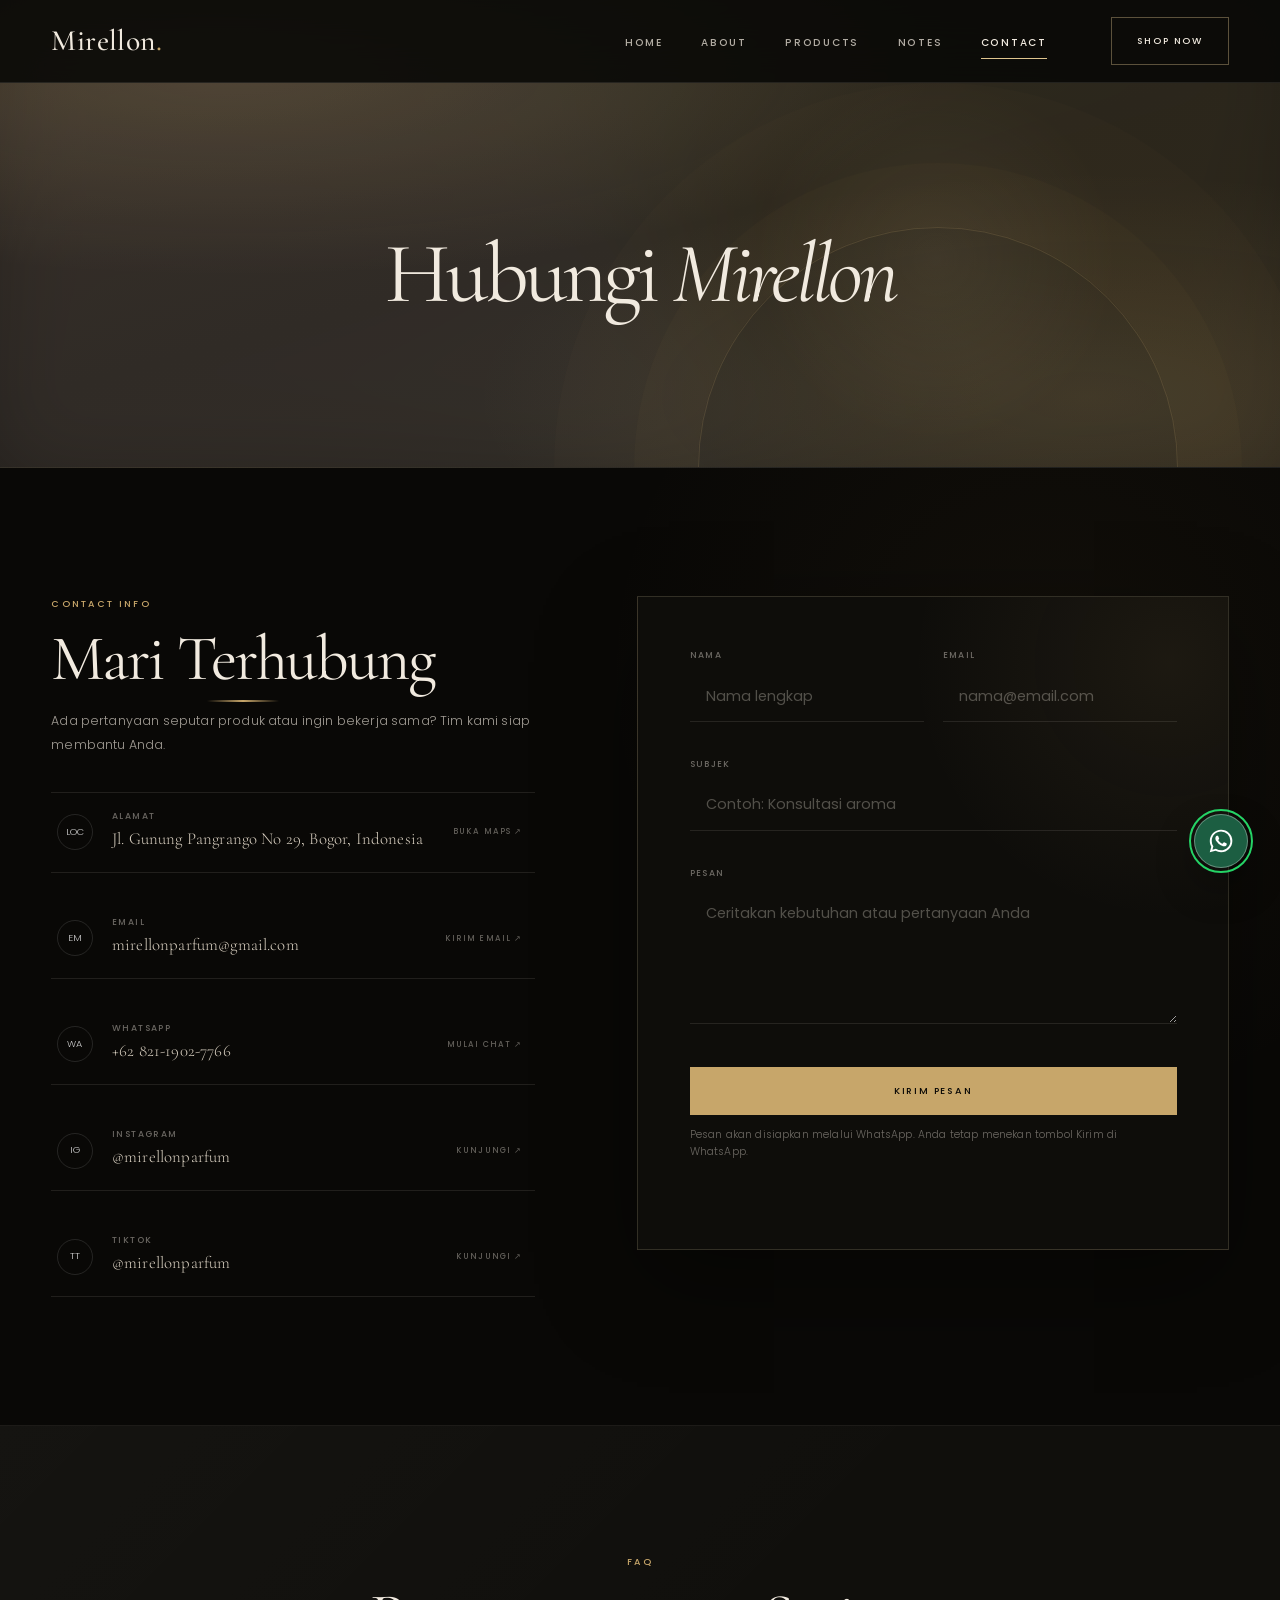
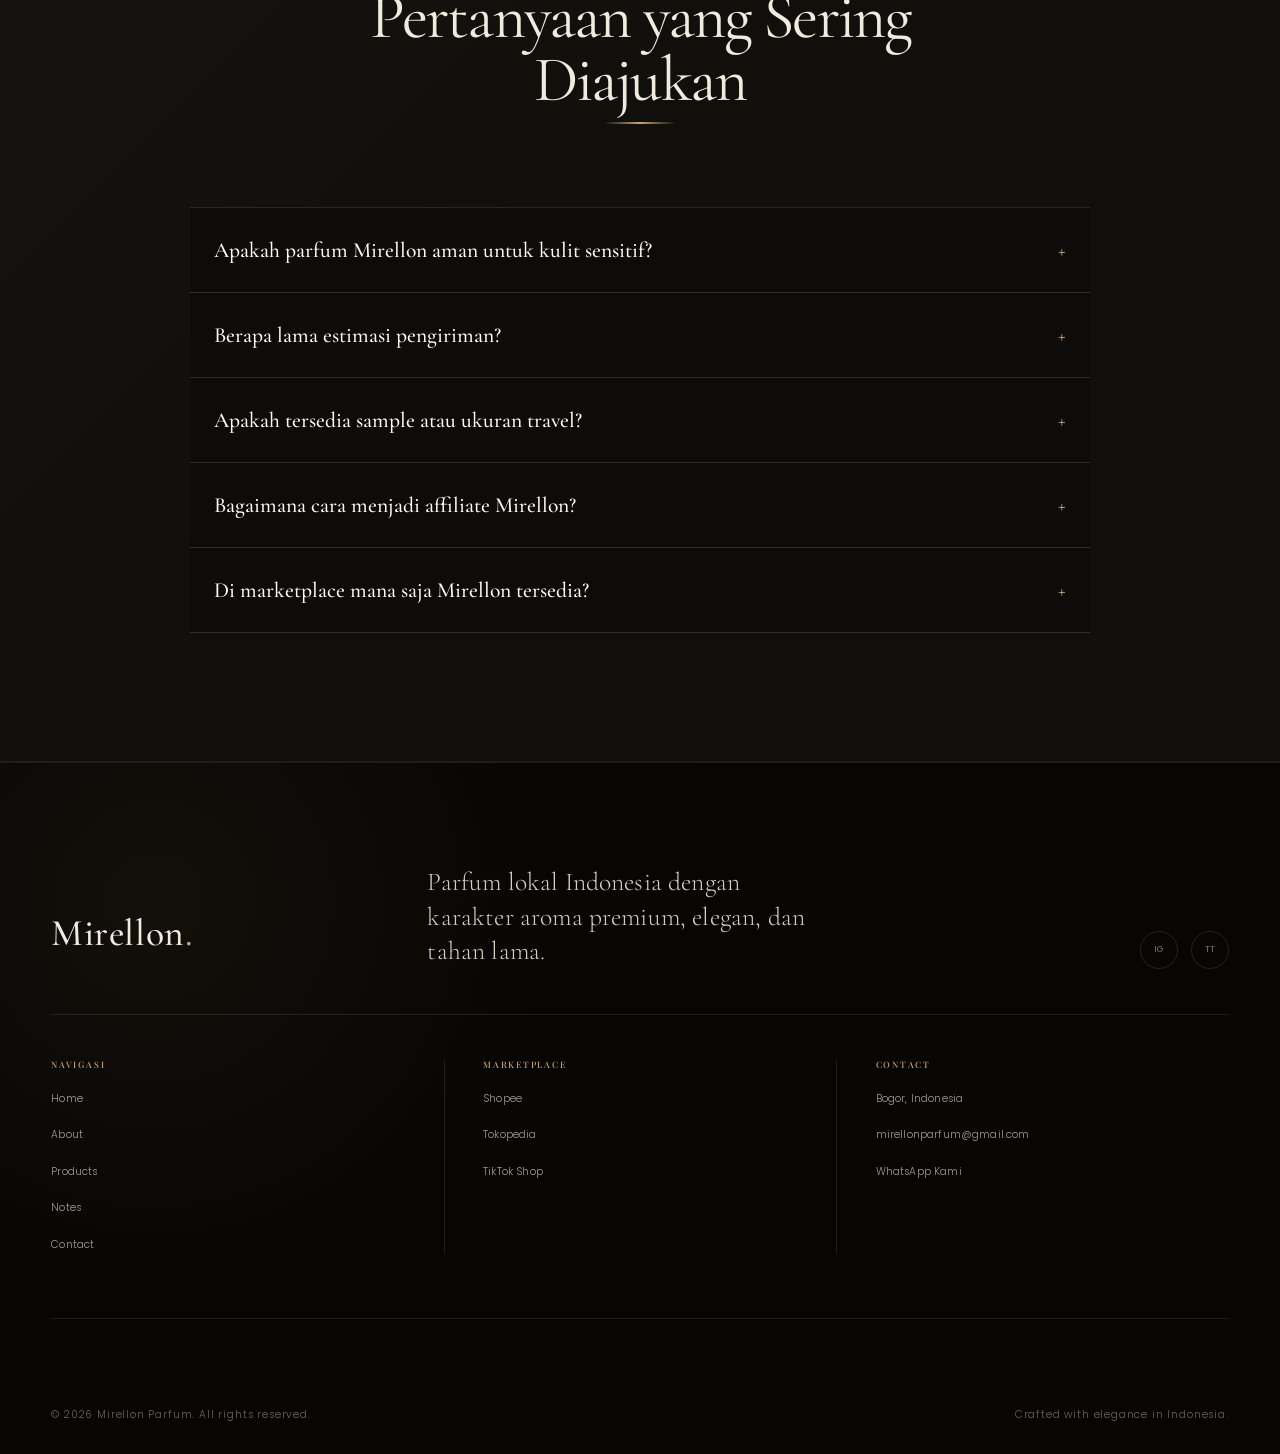
<file: contact.html>
<!DOCTYPE html>
<html lang="id" data-theme="dark">
<head>
  <meta charset="UTF-8">
  <meta name="viewport" content="width=device-width, initial-scale=1.0">
  <title>Contact — Mirellon Parfum</title>
  <meta name="description" content="Hubungi Mirellon Parfum untuk pertanyaan seputar produk, kerja sama, maupun bantuan pemesanan. Kami siap membantu Anda menemukan aroma yang tepat.">
  <meta name="keywords" content="kontak Mirellon Parfum, hubungi Mirellon, customer service parfum">
  <link rel="canonical" href="https://mirellonparfum.com/contact.html">

  <meta property="og:type" content="website">
  <meta property="og:title" content="Contact — Mirellon Parfum">
  <meta property="og:description" content="Hubungi tim Mirellon Parfum.">
  <meta property="og:image" content="images/bottle-hero.png">

  <link rel="icon" type="image/svg+xml" href="images/favicon.svg">
  <link rel="preconnect" href="https://fonts.googleapis.com">
  <link rel="preconnect" href="https://fonts.gstatic.com" crossorigin>
  <link href="https://fonts.googleapis.com/css2?family=Cormorant+Garamond:ital,wght@0,400;0,500;0,600;1,400;1,500&family=Playfair+Display:wght@500;600;700&family=Poppins:wght@300;400;500;600&display=swap" rel="stylesheet">

  <link rel="stylesheet" href="css/style.css">
  <link rel="stylesheet" href="css/responsive.css">
  <link rel="stylesheet" href="css/animation.css">
  <link rel="stylesheet" href="css/premium.css?v=brand1">
</head>
<body>
  <a class="skip-link" href="#main">Lompat ke konten utama</a>
  <div id="loading-screen" aria-hidden="true"><span class="loader-mark">Mirellon<span class="brand-dot">.</span></span></div>

  <header class="site-header solid" data-transparent-hero="false">
    <div class="container">
      <a href="index.html" class="logo luxury-logo" aria-label="Mirellon Home">Mirellon<span class="brand-dot">.</span></a>
      <nav class="main-nav" aria-label="Navigasi utama">
        <ul class="nav-links">
          <li><a class="nav-link" href="index.html">Home</a></li>
          <li><a class="nav-link" href="about.html">About</a></li>
          <li><a class="nav-link" href="products.html">Products</a></li>
          <li><a class="nav-link" href="notes.html">Notes</a></li>
          <li><a class="nav-link active" href="contact.html">Contact</a></li>
        </ul>
        <div class="header-actions">
          
          <a href="products.html" class="btn btn-outline desktop-only">Shop Now</a>
          <button class="hamburger" aria-label="Buka menu" aria-controls="mobile-nav"><span></span><span></span><span></span></button>
        </div>
      </nav>
    </div>
  </header>

  <div class="mobile-nav" id="mobile-nav">
    <a class="mobile-wordmark" href="index.html" aria-label="Mirellon Home">Mirellon<span class="brand-dot">.</span></a>
    <button class="close-btn" aria-label="Tutup menu">&times;</button>
    <a href="index.html">Home</a>
    <a href="about.html">About</a>
    <a href="products.html">Products</a>
    <a href="notes.html">Notes</a>
    <a href="contact.html">Contact</a>
  </div>

  <main id="main">
    <section class="page-hero page-hero-editorial page-hero-contact">
      <div class="hero-aurora" aria-hidden="true"></div>
      <div class="hero-ambient-glow" aria-hidden="true"></div>
      <div class="container">
        <div class="page-hero-layout">
          <h1><span>Hubungi</span><em>Mirellon</em></h1>
        </div>
      </div>
    </section>

    <section>
      <div class="container contact-grid">
        <div data-aos="fade-right">
          <span class="eyebrow">Contact Info</span>
          <h2 class="section-title">Mari Terhubung</h2>
          <p class="section-desc">Ada pertanyaan seputar produk atau ingin bekerja sama? Tim kami siap membantu Anda.</p>

          <div class="contact-info-list">
            <a class="contact-info-item contact-info-link" href="https://www.google.com/maps/search/?api=1&amp;query=Jl.%20Gunung%20Pangrango%20No%2029%2C%20Bogor%2C%20Indonesia" target="_blank" rel="noopener" aria-label="Buka alamat Mirellon di Google Maps">
              <span class="icon-btn" aria-hidden="true">LOC</span>
              <div class="contact-info-copy">
                <h4>Alamat</h4>
                <p>Jl. Gunung Pangrango No 29, Bogor, Indonesia</p>
              </div>
              <span class="contact-info-action" aria-hidden="true">Buka Maps ↗</span>
            </a>
            <a class="contact-info-item contact-info-link" href="mailto:mirellonparfum@gmail.com" aria-label="Kirim email ke Mirellon">
              <span class="icon-btn" aria-hidden="true">EM</span>
              <div class="contact-info-copy">
                <h4>Email</h4>
                <p>mirellonparfum@gmail.com</p>
              </div>
              <span class="contact-info-action" aria-hidden="true">Kirim Email ↗</span>
            </a>
            <a class="contact-info-item contact-info-link" href="https://wa.me/6282119027766" target="_blank" rel="noopener" aria-label="Mulai chat WhatsApp dengan Mirellon">
              <span class="icon-btn" aria-hidden="true">WA</span>
              <div class="contact-info-copy">
                <h4>WhatsApp</h4>
                <p>+62 821-1902-7766</p>
              </div>
              <span class="contact-info-action" aria-hidden="true">Mulai Chat ↗</span>
            </a>
            <a class="contact-info-item contact-info-link" href="https://instagram.com" target="_blank" rel="noopener" aria-label="Buka Instagram Mirellon">
              <span class="icon-btn" aria-hidden="true">IG</span>
              <div class="contact-info-copy">
                <h4>Instagram</h4>
                <p>@mirellonparfum</p>
              </div>
              <span class="contact-info-action" aria-hidden="true">Kunjungi ↗</span>
            </a>
            <a class="contact-info-item contact-info-link" href="https://tiktok.com" target="_blank" rel="noopener" aria-label="Buka TikTok Mirellon">
              <span class="icon-btn" aria-hidden="true">TT</span>
              <div class="contact-info-copy">
                <h4>TikTok</h4>
                <p>@mirellonparfum</p>
              </div>
              <span class="contact-info-action" aria-hidden="true">Kunjungi ↗</span>
            </a>
          </div>
        </div>

        <div data-aos="fade-left">
          <form class="contact-form" id="contact-form" novalidate data-whatsapp-number="6282119027766">
            <div class="form-row">
              <div class="field">
                <label for="name">Nama</label>
                <input type="text" id="name" name="name" required minlength="2" autocomplete="name" aria-describedby="name-error" placeholder="Nama lengkap">
                <span class="field-error" id="name-error" aria-live="polite"></span>
              </div>
              <div class="field">
                <label for="email">Email</label>
                <input type="email" id="email" name="email" required autocomplete="email" aria-describedby="email-error" placeholder="nama@email.com">
                <span class="field-error" id="email-error" aria-live="polite"></span>
              </div>
            </div>
            <div class="field">
              <label for="subject">Subjek</label>
              <input type="text" id="subject" name="subject" required minlength="3" aria-describedby="subject-error" placeholder="Contoh: Konsultasi aroma">
              <span class="field-error" id="subject-error" aria-live="polite"></span>
            </div>
            <div class="field">
              <label for="message">Pesan</label>
              <textarea id="message" name="message" rows="5" required minlength="10" aria-describedby="message-error" placeholder="Ceritakan kebutuhan atau pertanyaan Anda"></textarea>
              <span class="field-error" id="message-error" aria-live="polite"></span>
            </div>
            <button type="submit" class="btn btn-gold btn-magnetic contact-submit-btn">
              <span class="contact-submit-label">Kirim Pesan</span>
              <span class="contact-submit-spinner" aria-hidden="true"></span>
            </button>
            <p class="contact-form-note">Pesan akan disiapkan melalui WhatsApp. Anda tetap menekan tombol Kirim di WhatsApp.</p>
            <p class="form-status" id="form-status" role="status" aria-live="polite"></p>
          </form>

          <div class="contact-toast" id="contact-toast" role="status" aria-live="polite" aria-atomic="true" hidden>
            <span class="contact-toast-icon" aria-hidden="true">✓</span>
            <div>
              <strong>Pesan siap dikirim</strong>
              <p>WhatsApp telah dibuka dengan pesan Anda.</p>
            </div>
            <button type="button" class="contact-toast-close" aria-label="Tutup notifikasi">×</button>
          </div>
        </div>
      </div>
    </section>

    <section class="bg-surface">
      <div class="container">
        <div class="section-head">
          <span class="eyebrow">FAQ</span>
          <h2 class="section-title">Pertanyaan yang Sering Diajukan</h2>
        </div>
        <div class="faq-list">
          <div class="faq-item">
            <button class="faq-question" aria-expanded="false">
              Apakah parfum Mirellon aman untuk kulit sensitif?
              <span class="plus">+</span>
            </button>
            <div class="faq-answer"><p>Ya, seluruh produk Mirellon telah melalui uji formulasi dan aman digunakan untuk sebagian besar jenis kulit. Namun kami tetap menyarankan uji coba pada area kecil terlebih dahulu.</p></div>
          </div>
          <div class="faq-item">
            <button class="faq-question" aria-expanded="false">
              Berapa lama estimasi pengiriman?
              <span class="plus">+</span>
            </button>
            <div class="faq-answer"><p>Estimasi pengiriman berkisar 2-5 hari kerja tergantung lokasi tujuan dan marketplace yang Anda pilih.</p></div>
          </div>
          <div class="faq-item">
            <button class="faq-question" aria-expanded="false">
              Apakah tersedia sample atau ukuran travel?
              <span class="plus">+</span>
            </button>
            <div class="faq-answer"><p>Saat ini kami fokus pada ukuran regular, namun ukuran travel sedang dalam tahap perencanaan untuk rilis mendatang.</p></div>
          </div>
          <div class="faq-item">
            <button class="faq-question" aria-expanded="false">
              Bagaimana cara menjadi affiliate Mirellon?
              <span class="plus">+</span>
            </button>
            <div class="faq-answer"><p>Anda dapat menghubungi kami melalui email atau Instagram untuk informasi lebih lanjut mengenai program affiliate.</p></div>
          </div>
          <div class="faq-item">
            <button class="faq-question" aria-expanded="false">
              Di marketplace mana saja Mirellon tersedia?
              <span class="plus">+</span>
            </button>
            <div class="faq-answer"><p>Mirellon Parfum tersedia di Shopee, Tokopedia, dan TikTok Shop. Anda dapat memilih marketplace favorit saat melakukan pemesanan.</p></div>
          </div>
        </div>
      </div>
    </section>
  </main>

  <footer class="site-footer">
    <div class="container">
      <div class="footer-grid">
        <div>
          <a href="index.html" class="footer-logo">Mirellon<span>.</span></a>
          <p class="footer-about">Parfum lokal Indonesia dengan karakter aroma premium, elegan, dan tahan lama.</p>
          <div class="footer-social">
            <a href="https://instagram.com" class="icon-btn" aria-label="Instagram Mirellon" target="_blank" rel="noopener">IG</a>
            <a href="https://tiktok.com" class="icon-btn" aria-label="TikTok Mirellon" target="_blank" rel="noopener">TT</a>
          </div>
        </div>
        <div class="footer-col">
          <h4>Navigasi</h4>
          <ul>
            <li><a href="index.html">Home</a></li>
            <li><a href="about.html">About</a></li>
            <li><a href="products.html">Products</a></li>
            <li><a href="notes.html">Notes</a></li>
            <li><a href="contact.html">Contact</a></li>
          </ul>
        </div>
        <div class="footer-col">
          <h4>Marketplace</h4>
          <ul>
            <li><a href="#" id="footer-shopee" data-store="shopee" target="_blank" rel="noopener">Shopee</a></li>
            <li><a href="https://tk.tokopedia.com/ZSVDJ2eSw/" id="footer-tokopedia" data-store="tokopedia" target="_blank" rel="noopener">Tokopedia</a></li>
            <li><a href="https://www.tiktok.com/@mirellon_parfum?_r=1&_t=ZS-991wJdPSrNV" id="footer-tiktok" data-store="tiktok" target="_blank" rel="noopener">TikTok Shop</a></li>
          </ul>
        </div>
        <div class="footer-col">
          <h4>Contact</h4>
          <ul>
            <li>Bogor, Indonesia</li>
            <li><a href="mailto:mirellonparfum@gmail.com">mirellonparfum@gmail.com</a></li>
            <li><a href="https://wa.me/6282119027766">WhatsApp Kami</a></li>
          </ul>
        </div>
      </div>
      <div class="footer-bottom">
        <span>&copy; 2026 Mirellon Parfum. All rights reserved.</span>
        <span>Crafted with elegance in Indonesia.</span>
      </div>
    </div>
  </footer>

  <!-- Floating WhatsApp Quick Order Widget -->
  <aside class="floating-wa-wrap" aria-label="Konsultasi WhatsApp">
    <a href="https://wa.me/6282119027766?text=Halo%20Mirellon%20Parfum,%20saya%20tertarik%20untuk%20konsultasi%20dan%20memesan%20parfum." 
       class="floating-wa-btn" 
       target="_blank" 
       rel="noopener" 
       aria-label="Chat WhatsApp Admin Mirellon">
      <span class="wa-ripple" aria-hidden="true"></span>
      <svg class="wa-icon" viewBox="0 0 24 24" width="30" height="30" fill="none" xmlns="http://www.w3.org/2000/svg">
        <path fill-rule="evenodd" clip-rule="evenodd" d="M18.403 5.638A8.955 8.955 0 0 0 12.053 3c-4.968 0-9.01 4.042-9.01 9.013 0 1.587.413 3.134 1.2 4.498L3 21l4.642-1.218a8.96 8.96 0 0 0 4.41 1.15h.004c4.967 0 9.01-4.043 9.01-9.014a8.95 8.95 0 0 0-2.663-6.28zM12.057 19.413h-.003a7.447 7.447 0 0 1-3.798-1.041l-.272-.162-2.824.74.753-2.753-.177-.282a7.448 7.448 0 0 1-1.144-3.987c0-4.114 3.348-7.461 7.465-7.461a7.43 7.43 0 0 1 5.276 2.186 7.43 7.43 0 0 1 2.183 5.28c-.002 4.114-3.35 7.46-7.46 7.46zm4.093-5.592c-.225-.113-1.327-.655-1.533-.73-.205-.075-.354-.112-.504.113s-.58.73-.711.88c-.131.15-.262.169-.487.056-.225-.113-.949-.35-1.808-1.116-.669-.597-1.121-1.334-1.252-1.56-.131-.225-.014-.347.098-.46.101-.102.225-.263.338-.394.112-.132.15-.225.225-.376.075-.15.037-.281-.019-.394-.056-.113-.504-1.214-.69-1.663-.182-.437-.367-.378-.504-.385l-.43-.008c-.15 0-.393.056-.599.281-.206.225-.786.769-.786 1.875s.805 2.175.917 2.325c.112.15 1.584 2.42 3.838 3.393.536.232.955.37 1.281.474.538.171 1.028.147 1.416.089.432-.065 1.327-.543 1.514-1.069.187-.525.187-.975.131-1.069-.056-.094-.206-.15-.431-.263z" fill="#ffffff"/>
      </svg>
      <span class="wa-tooltip">Chat Admin Mirellon</span>
    </a>
  </aside>

  <button class="back-to-top" aria-label="Kembali ke atas">&#8593;</button>

  <script src="js/main.js?v=refine1"></script>
</body>
</html>
</file>
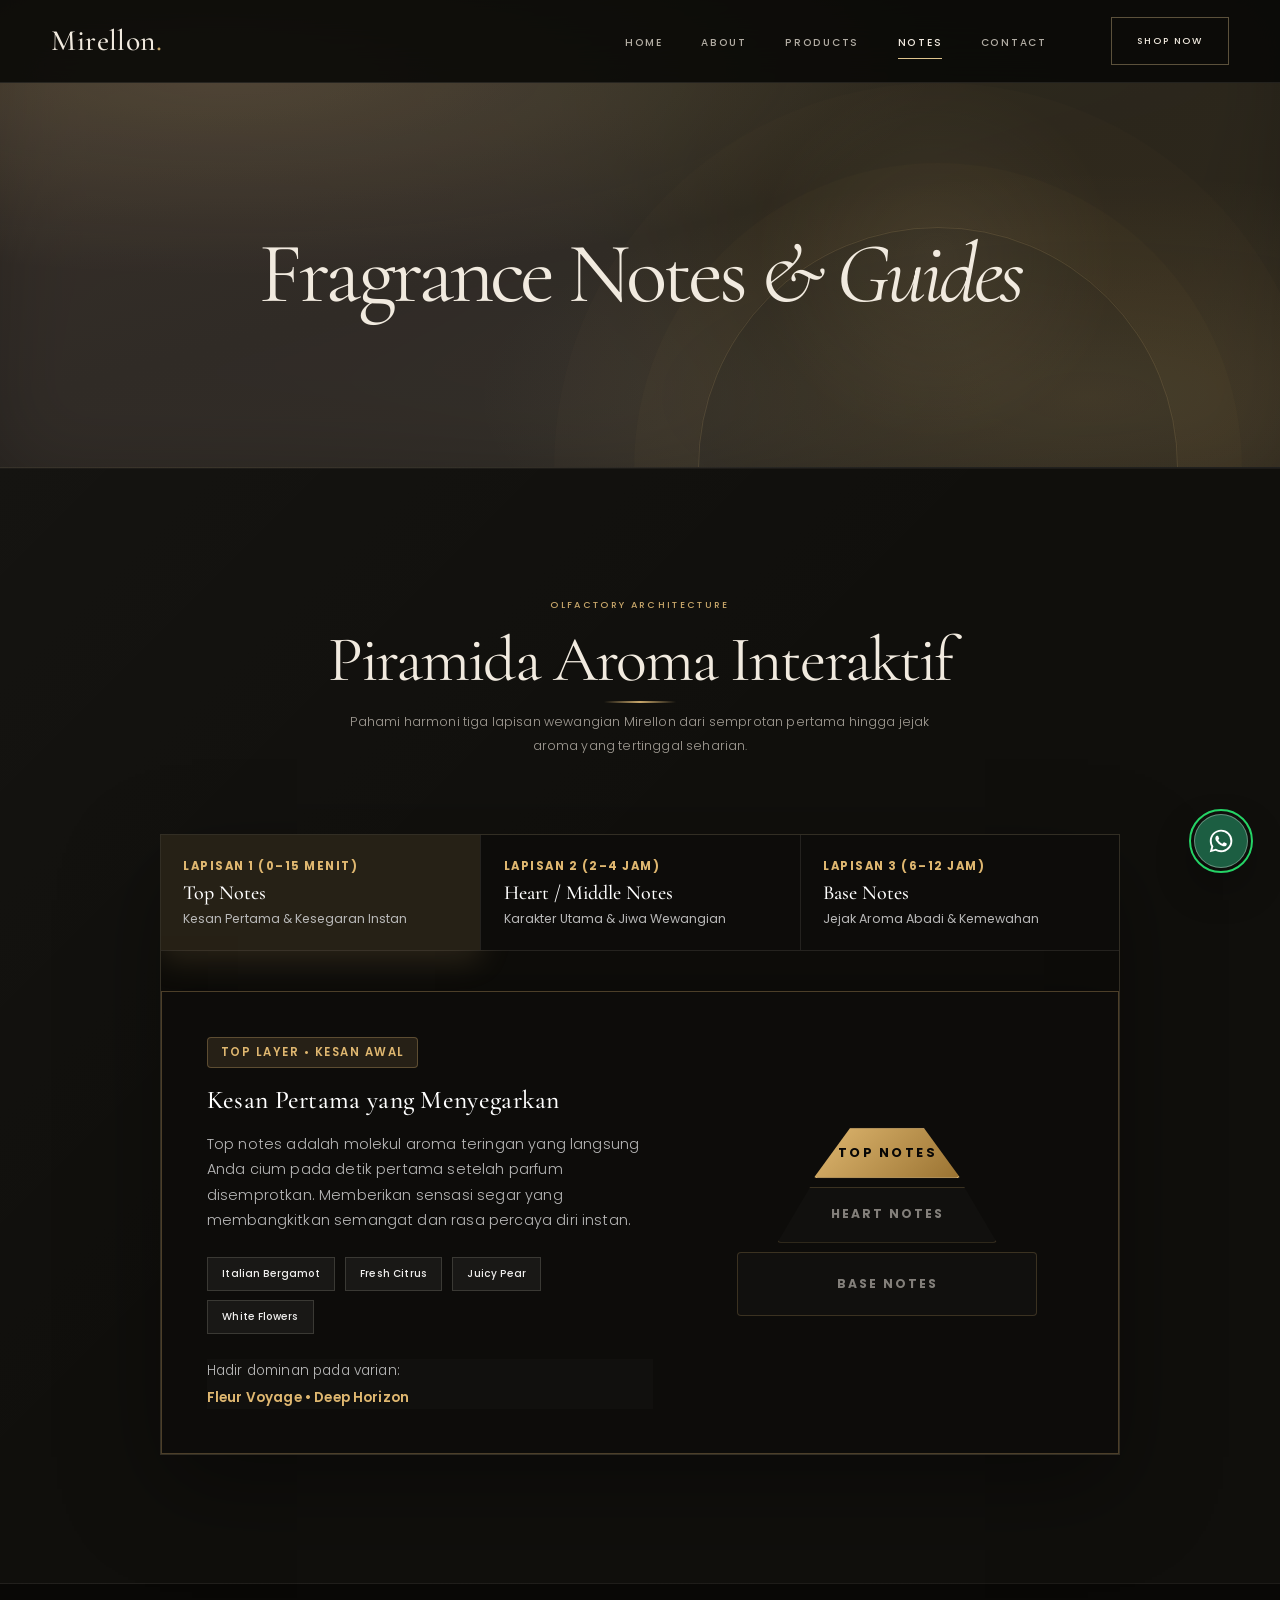
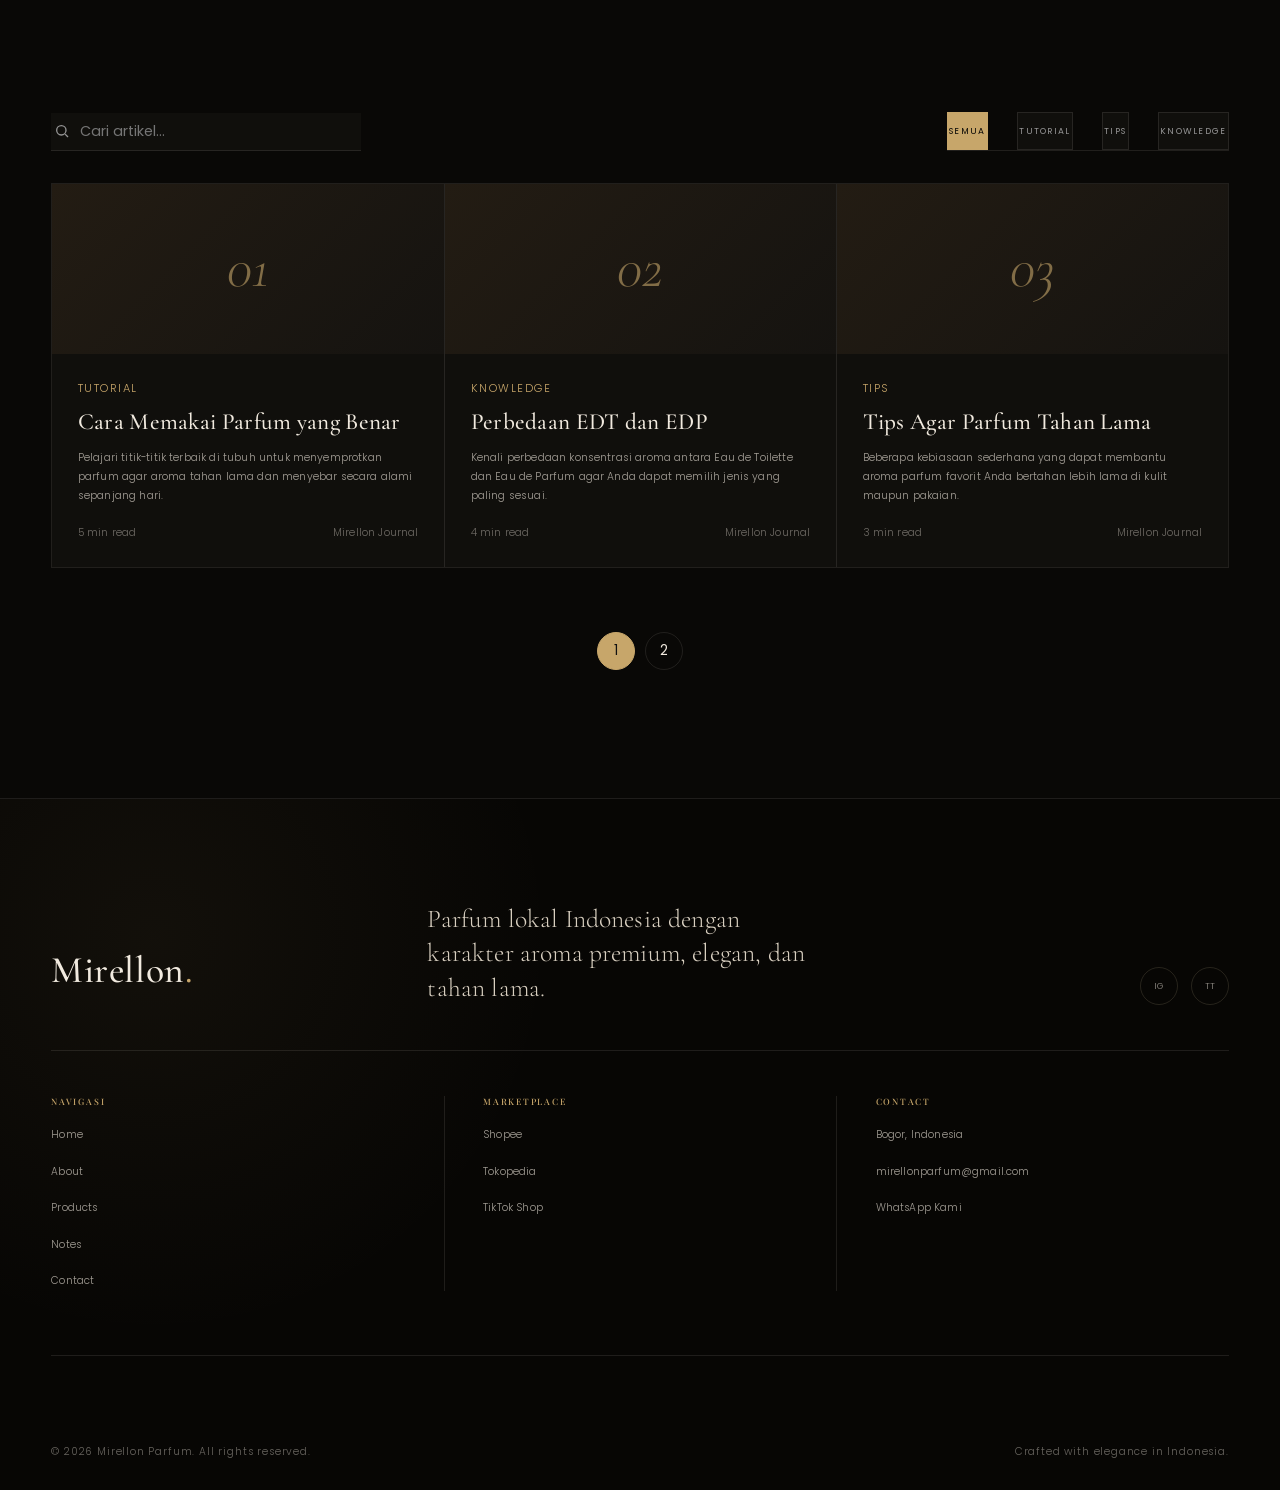
<file: notes.html>
<!DOCTYPE html>
<html lang="id" data-theme="dark">
<head>
  <meta charset="UTF-8">
  <meta name="viewport" content="width=device-width, initial-scale=1.0">
  <title>Notes — Mirellon Parfum</title>
  <meta name="description" content="Baca tips dan panduan seputar parfum dari Mirellon: cara memakai parfum, perbedaan EDT dan EDP, tips agar tahan lama, dan cara menyimpan parfum dengan benar.">
  <meta name="keywords" content="tips parfum, cara memakai parfum, EDT vs EDP, menyimpan parfum, blog parfum">
  <link rel="canonical" href="https://mirellonparfum.com/notes.html">

  <meta property="og:type" content="website">
  <meta property="og:title" content="Notes — Mirellon Parfum">
  <meta property="og:description" content="Tips dan panduan seputar dunia parfum dari Mirellon.">
  <meta property="og:image" content="images/bottle-hero.png">

  <link rel="icon" type="image/svg+xml" href="images/favicon.svg">
  <link rel="preconnect" href="https://fonts.googleapis.com">
  <link rel="preconnect" href="https://fonts.gstatic.com" crossorigin>
  <link href="https://fonts.googleapis.com/css2?family=Cormorant+Garamond:ital,wght@0,400;0,500;0,600;1,400;1,500&family=Playfair+Display:wght@500;600;700&family=Poppins:wght@300;400;500;600&display=swap" rel="stylesheet">

  <link rel="stylesheet" href="css/style.css">
  <link rel="stylesheet" href="css/responsive.css">
  <link rel="stylesheet" href="css/animation.css">
  <link rel="stylesheet" href="css/premium.css?v=brand1">
</head>
<body>
  <a class="skip-link" href="#main">Lompat ke konten utama</a>
  <div id="loading-screen" aria-hidden="true"><span class="loader-mark">Mirellon<span class="brand-dot">.</span></span></div>

  <header class="site-header solid" data-transparent-hero="false">
    <div class="container">
      <a href="index.html" class="logo luxury-logo" aria-label="Mirellon Home">Mirellon<span class="brand-dot">.</span></a>
      <nav class="main-nav" aria-label="Navigasi utama">
        <ul class="nav-links">
          <li><a class="nav-link" href="index.html">Home</a></li>
          <li><a class="nav-link" href="about.html">About</a></li>
          <li><a class="nav-link" href="products.html">Products</a></li>
          <li><a class="nav-link active" href="notes.html">Notes</a></li>
          <li><a class="nav-link" href="contact.html">Contact</a></li>
        </ul>
        <div class="header-actions">
          
          <a href="products.html" class="btn btn-outline desktop-only">Shop Now</a>
          <button class="hamburger" aria-label="Buka menu" aria-controls="mobile-nav"><span></span><span></span><span></span></button>
        </div>
      </nav>
    </div>
  </header>

  <div class="mobile-nav" id="mobile-nav">
    <a class="mobile-wordmark" href="index.html" aria-label="Mirellon Home">Mirellon<span class="brand-dot">.</span></a>
    <button class="close-btn" aria-label="Tutup menu">&times;</button>
    <a href="index.html">Home</a>
    <a href="about.html">About</a>
    <a href="products.html">Products</a>
    <a href="notes.html">Notes</a>
    <a href="contact.html">Contact</a>
  </div>

  <main id="main">
    <section class="page-hero page-hero-editorial page-hero-notes">
      <div class="hero-aurora" aria-hidden="true"></div>
      <div class="hero-ambient-glow" aria-hidden="true"></div>
      <div class="container">
        <div class="page-hero-layout">
          <h1><span>Fragrance Notes</span><em>&amp; Guides</em></h1>
        </div>
      </div>
    </section>

    <!-- INTERACTIVE OLFACTORY NOTES EXPLORER -->
    <section class="bg-surface olfactory-section" id="olfactory-explorer">
      <div class="container">
        <div class="section-head text-center">
          <span class="eyebrow">Olfactory Architecture</span>
          <h2 class="section-title">Piramida Aroma Interaktif</h2>
          <p class="section-desc">Pahami harmoni tiga lapisan wewangian Mirellon dari semprotan pertama hingga jejak aroma yang tertinggal seharian.</p>
        </div>

        <div class="olfactory-pyramid-wrap" data-aos="fade-up">
          <!-- Pyramid Navigation Tabs -->
          <div class="pyramid-tiers-nav">
            <button class="pyramid-tier-btn active" data-tier="top">
              <span class="tier-badge">Lapisan 1 (0–15 Menit)</span>
              <strong class="tier-title">Top Notes</strong>
              <span class="tier-subtitle">Kesan Pertama & Kesegaran Instan</span>
            </button>
            <button class="pyramid-tier-btn" data-tier="heart">
              <span class="tier-badge">Lapisan 2 (2–4 Jam)</span>
              <strong class="tier-title">Heart / Middle Notes</strong>
              <span class="tier-subtitle">Karakter Utama & Jiwa Wewangian</span>
            </button>
            <button class="pyramid-tier-btn" data-tier="base">
              <span class="tier-badge">Lapisan 3 (6–12 Jam)</span>
              <strong class="tier-title">Base Notes</strong>
              <span class="tier-subtitle">Jejak Aroma Abadi & Kemewahan</span>
            </button>
          </div>

          <!-- Dynamic Tier Detail Panels -->
          <div class="pyramid-display-box">
            <!-- Top Notes Panel -->
            <div class="tier-content-panel active" data-tier="top">
              <div class="tier-grid">
                <div class="tier-text">
                  <span class="tier-tag">Top Layer • Kesan Awal</span>
                  <h3>Kesan Pertama yang Menyegarkan</h3>
                  <p>Top notes adalah molekul aroma teringan yang langsung Anda cium pada detik pertama setelah parfum disemprotkan. Memberikan sensasi segar yang membangkitkan semangat dan rasa percaya diri instan.</p>
                  
                  <div class="chords-list">
                    <span class="chord-pill">Italian Bergamot</span>
                    <span class="chord-pill">Fresh Citrus</span>
                    <span class="chord-pill">Juicy Pear</span>
                    <span class="chord-pill">White Flowers</span>
                  </div>

                  <div class="tier-perfume-link">
                    <span>Hadir dominan pada varian:</span>
                    <strong>Fleur Voyage &bull; Deep Horizon</strong>
                  </div>
                </div>
                <div class="tier-visual">
                  <div class="pyramid-illu">
                    <div class="pyramid-layer layer-top highlighted">TOP NOTES</div>
                    <div class="pyramid-layer layer-heart">HEART NOTES</div>
                    <div class="pyramid-layer layer-base">BASE NOTES</div>
                  </div>
                </div>
              </div>
            </div>

            <!-- Heart Notes Panel -->
            <div class="tier-content-panel" data-tier="heart">
              <div class="tier-grid">
                <div class="tier-text">
                  <span class="tier-tag">Heart Layer • Jiwa Parfum</span>
                  <h3>Karakter Sejati yang Memikat</h3>
                  <p>Heart notes mulai merekah saat top notes menguap perlahan. Lapisan ini adalah identitas aroma yang bertahan selama berjam-jam menemani aktivitas Anda, memberikan nuansa romantis dan elegan.</p>
                  
                  <div class="chords-list">
                    <span class="chord-pill">French Peony</span>
                    <span class="chord-pill">French Lavender</span>
                    <span class="chord-pill">Damask Rose</span>
                    <span class="chord-pill">Wild Geranium</span>
                  </div>

                  <div class="tier-perfume-link">
                    <span>Hadir dominan pada varian:</span>
                    <strong>Floral Kiss &bull; Fleur Voyage</strong>
                  </div>
                </div>
                <div class="tier-visual">
                  <div class="pyramid-illu">
                    <div class="pyramid-layer layer-top">TOP NOTES</div>
                    <div class="pyramid-layer layer-heart highlighted">HEART NOTES</div>
                    <div class="pyramid-layer layer-base">BASE NOTES</div>
                  </div>
                </div>
              </div>
            </div>

            <!-- Base Notes Panel -->
            <div class="tier-content-panel" data-tier="base">
              <div class="tier-grid">
                <div class="tier-text">
                  <span class="tier-tag">Base Layer • Jejak Abadi</span>
                  <h3>Kehangatan Mewah yang Tahan Lama</h3>
                  <p>Base notes adalah molekul aroma terberat dan terdalam yang menyatu alami dengan minyak alami kulit Anda. Berfungsi sebagai pengikat (*fixative*) yang membuat aroma bertahan hingga lebih dari 12 jam.</p>
                  
                  <div class="chords-list">
                    <span class="chord-pill">Noble Cedarwood</span>
                    <span class="chord-pill">White Musk</span>
                    <span class="chord-pill">Warm Amber</span>
                    <span class="chord-pill">Royal Tuberose</span>
                  </div>

                  <div class="tier-perfume-link">
                    <span>Hadir dominan pada varian:</span>
                    <strong>Deep Horizon &bull; Fleur Voyage &bull; Floral Kiss</strong>
                  </div>
                </div>
                <div class="tier-visual">
                  <div class="pyramid-illu">
                    <div class="pyramid-layer layer-top">TOP NOTES</div>
                    <div class="pyramid-layer layer-heart">HEART NOTES</div>
                    <div class="pyramid-layer layer-base highlighted">BASE NOTES</div>
                  </div>
                </div>
              </div>
            </div>
          </div>
        </div>
      </div>
    </section>

    <section>
      <div class="container">
        <div class="notes-toolbar">
          <div class="search-bar" style="margin:0;">
            <svg width="16" height="16" viewBox="0 0 24 24" fill="none" stroke="currentColor" stroke-width="2"><circle cx="11" cy="11" r="7"/><path d="M21 21l-4.3-4.3"/></svg>
            <input type="search" id="notes-search" placeholder="Cari artikel..." aria-label="Cari artikel">
          </div>
          <div class="filter-bar" style="margin:0;">
            <button class="filter-btn notes-category-btn active" data-category="all">Semua</button>
            <button class="filter-btn notes-category-btn" data-category="tutorial">Tutorial</button>
            <button class="filter-btn notes-category-btn" data-category="tips">Tips</button>
            <button class="filter-btn notes-category-btn" data-category="knowledge">Knowledge</button>
          </div>
        </div>

        <div class="notes-grid">
          <article class="note-card" data-category="tutorial">
            <div class="note-thumb">01</div>
            <div class="note-body">
              <span class="note-category">Tutorial</span>
              <h3>Cara Memakai Parfum yang Benar</h3>
              <p>Pelajari titik-titik terbaik di tubuh untuk menyemprotkan parfum agar aroma tahan lama dan menyebar secara alami sepanjang hari.</p>
              <div class="note-meta"><span>5 min read</span><span>Mirellon Journal</span></div>
            </div>
          </article>

          <article class="note-card" data-category="knowledge">
            <div class="note-thumb">02</div>
            <div class="note-body">
              <span class="note-category">Knowledge</span>
              <h3>Perbedaan EDT dan EDP</h3>
              <p>Kenali perbedaan konsentrasi aroma antara Eau de Toilette dan Eau de Parfum agar Anda dapat memilih jenis yang paling sesuai.</p>
              <div class="note-meta"><span>4 min read</span><span>Mirellon Journal</span></div>
            </div>
          </article>

          <article class="note-card" data-category="tips">
            <div class="note-thumb">03</div>
            <div class="note-body">
              <span class="note-category">Tips</span>
              <h3>Tips Agar Parfum Tahan Lama</h3>
              <p>Beberapa kebiasaan sederhana yang dapat membantu aroma parfum favorit Anda bertahan lebih lama di kulit maupun pakaian.</p>
              <div class="note-meta"><span>3 min read</span><span>Mirellon Journal</span></div>
            </div>
          </article>

          <article class="note-card" data-category="tips">
            <div class="note-thumb">04</div>
            <div class="note-body">
              <span class="note-category">Tips</span>
              <h3>Cara Menyimpan Parfum dengan Benar</h3>
              <p>Simpan parfum di tempat yang tepat agar kualitas dan karakter aromanya tetap terjaga dalam jangka waktu yang lama.</p>
              <div class="note-meta"><span>3 min read</span><span>Mirellon Journal</span></div>
            </div>
          </article>

          <article class="note-card" data-category="tutorial">
            <div class="note-thumb">05</div>
            <div class="note-body">
              <span class="note-category">Tutorial</span>
              <h3>Layering Parfum untuk Aroma Personal</h3>
              <p>Kombinasikan dua varian Mirellon untuk menciptakan karakter aroma yang lebih personal dan berbeda dari orang lain.</p>
              <div class="note-meta"><span>4 min read</span><span>Mirellon Journal</span></div>
            </div>
          </article>

          <article class="note-card" data-category="knowledge">
            <div class="note-thumb">06</div>
            <div class="note-body">
              <span class="note-category">Knowledge</span>
              <h3>Mengenal Piramida Aroma Parfum</h3>
              <p>Pahami struktur top, middle, dan base notes agar Anda lebih mudah menemukan karakter parfum yang sesuai selera.</p>
              <div class="note-meta"><span>5 min read</span><span>Mirellon Journal</span></div>
            </div>
          </article>
        </div>
        <p class="notes-no-results">Artikel tidak ditemukan.</p>

        <div class="pagination"><!-- rendered by js/main.js --></div>
      </div>
    </section>
  </main>

  <footer class="site-footer">
    <div class="container">
      <div class="footer-grid">
        <div>
          <a href="index.html" class="footer-logo">Mirellon<span>.</span></a>
          <p class="footer-about">Parfum lokal Indonesia dengan karakter aroma premium, elegan, dan tahan lama.</p>
          <div class="footer-social">
            <a href="https://instagram.com" class="icon-btn" aria-label="Instagram Mirellon" target="_blank" rel="noopener">IG</a>
            <a href="https://tiktok.com" class="icon-btn" aria-label="TikTok Mirellon" target="_blank" rel="noopener">TT</a>
          </div>
        </div>
        <div class="footer-col">
          <h4>Navigasi</h4>
          <ul>
            <li><a href="index.html">Home</a></li>
            <li><a href="about.html">About</a></li>
            <li><a href="products.html">Products</a></li>
            <li><a href="notes.html">Notes</a></li>
            <li><a href="contact.html">Contact</a></li>
          </ul>
        </div>
        <div class="footer-col">
          <h4>Marketplace</h4>
          <ul>
            <li><a href="#" id="footer-shopee" data-store="shopee" target="_blank" rel="noopener">Shopee</a></li>
            <li><a href="https://tk.tokopedia.com/ZSVDJ2eSw/" id="footer-tokopedia" data-store="tokopedia" target="_blank" rel="noopener">Tokopedia</a></li>
            <li><a href="https://www.tiktok.com/@mirellon_parfum?_r=1&_t=ZS-991wJdPSrNV" id="footer-tiktok" data-store="tiktok" target="_blank" rel="noopener">TikTok Shop</a></li>
          </ul>
        </div>
        <div class="footer-col">
          <h4>Contact</h4>
          <ul>
            <li>Bogor, Indonesia</li>
            <li><a href="mailto:mirellonparfum@gmail.com">mirellonparfum@gmail.com</a></li>
            <li><a href="https://wa.me/6282119027766">WhatsApp Kami</a></li>
          </ul>
        </div>
      </div>
      <div class="footer-bottom">
        <span>&copy; 2026 Mirellon Parfum. All rights reserved.</span>
        <span>Crafted with elegance in Indonesia.</span>
      </div>
    </div>
  </footer>

  <!-- Floating WhatsApp Quick Order Widget -->
  <aside class="floating-wa-wrap" aria-label="Konsultasi WhatsApp">
    <a href="https://wa.me/6282119027766?text=Halo%20Mirellon%20Parfum,%20saya%20tertarik%20untuk%20konsultasi%20dan%20memesan%20parfum." 
       class="floating-wa-btn" 
       target="_blank" 
       rel="noopener" 
       aria-label="Chat WhatsApp Admin Mirellon">
      <span class="wa-ripple" aria-hidden="true"></span>
      <svg class="wa-icon" viewBox="0 0 24 24" width="30" height="30" fill="none" xmlns="http://www.w3.org/2000/svg">
        <path fill-rule="evenodd" clip-rule="evenodd" d="M18.403 5.638A8.955 8.955 0 0 0 12.053 3c-4.968 0-9.01 4.042-9.01 9.013 0 1.587.413 3.134 1.2 4.498L3 21l4.642-1.218a8.96 8.96 0 0 0 4.41 1.15h.004c4.967 0 9.01-4.043 9.01-9.014a8.95 8.95 0 0 0-2.663-6.28zM12.057 19.413h-.003a7.447 7.447 0 0 1-3.798-1.041l-.272-.162-2.824.74.753-2.753-.177-.282a7.448 7.448 0 0 1-1.144-3.987c0-4.114 3.348-7.461 7.465-7.461a7.43 7.43 0 0 1 5.276 2.186 7.43 7.43 0 0 1 2.183 5.28c-.002 4.114-3.35 7.46-7.46 7.46zm4.093-5.592c-.225-.113-1.327-.655-1.533-.73-.205-.075-.354-.112-.504.113s-.58.73-.711.88c-.131.15-.262.169-.487.056-.225-.113-.949-.35-1.808-1.116-.669-.597-1.121-1.334-1.252-1.56-.131-.225-.014-.347.098-.46.101-.102.225-.263.338-.394.112-.132.15-.225.225-.376.075-.15.037-.281-.019-.394-.056-.113-.504-1.214-.69-1.663-.182-.437-.367-.378-.504-.385l-.43-.008c-.15 0-.393.056-.599.281-.206.225-.786.769-.786 1.875s.805 2.175.917 2.325c.112.15 1.584 2.42 3.838 3.393.536.232.955.37 1.281.474.538.171 1.028.147 1.416.089.432-.065 1.327-.543 1.514-1.069.187-.525.187-.975.131-1.069-.056-.094-.206-.15-.431-.263z" fill="#ffffff"/>
      </svg>
      <span class="wa-tooltip">Chat Admin Mirellon</span>
    </a>
  </aside>

  <button class="back-to-top" aria-label="Kembali ke atas">&#8593;</button>

  <script src="js/main.js?v=refine1"></script>
</body>
</html>
</file>
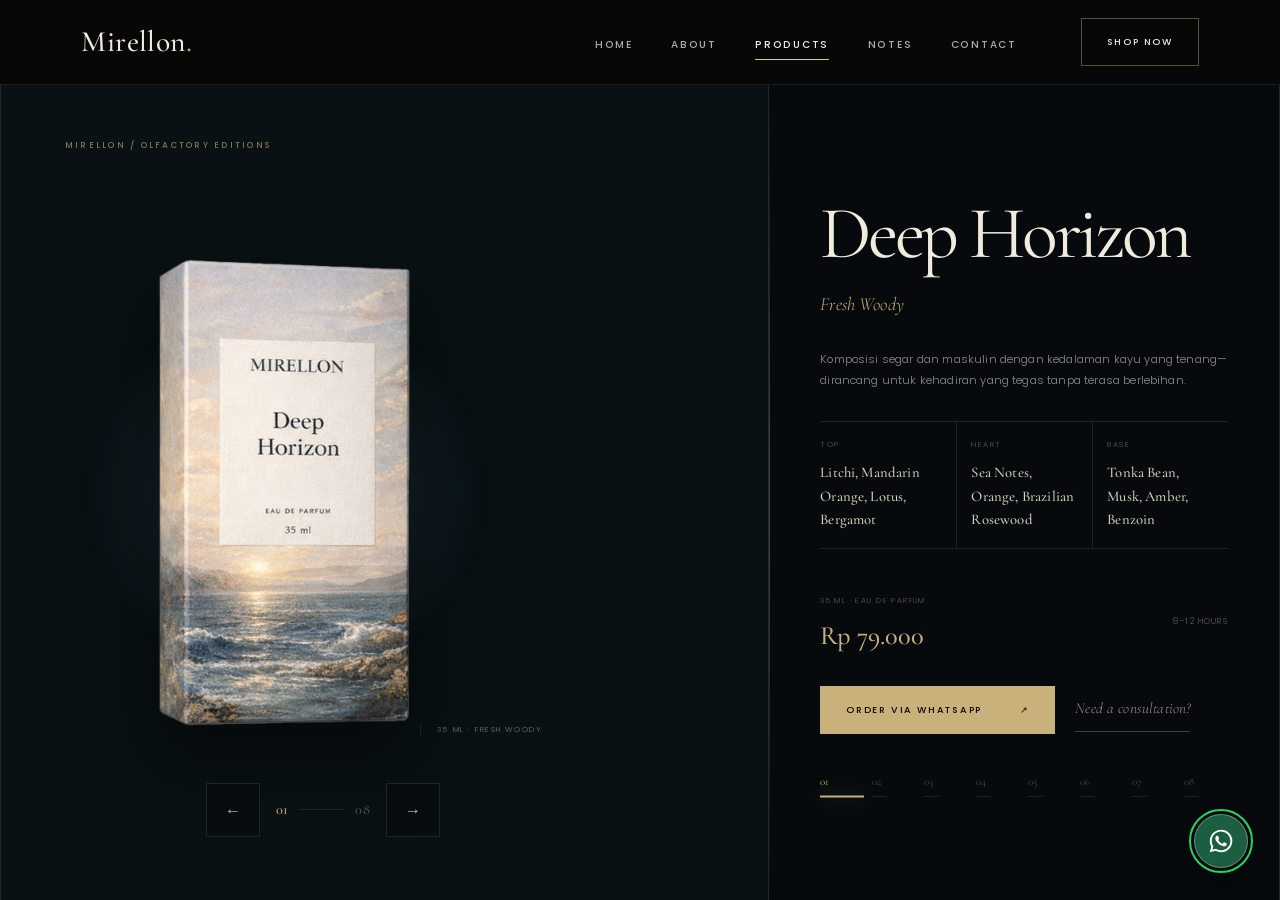
<file: products.html>
<!DOCTYPE html>
<html lang="id" data-theme="dark">
<head>
  <meta charset="UTF-8">
  <meta name="viewport" content="width=device-width, initial-scale=1.0">
  <title>Products — Mirellon Parfum</title>
  <meta name="description" content="Jelajahi delapan koleksi signature Mirellon Parfum dan temukan karakter aroma yang paling sesuai dengan identitas Anda.">
  <meta name="keywords" content="produk parfum Mirellon, parfum pria, parfum wanita, koleksi parfum lokal">
  <link rel="canonical" href="https://mirellonparfum.com/products.html">

  <meta property="og:type" content="website">
  <meta property="og:title" content="Products — Mirellon Parfum">
  <meta property="og:description" content="Koleksi lengkap parfum premium Mirellon.">
  <meta property="og:image" content="images/bottle-hero.png">

  <link rel="icon" type="image/svg+xml" href="images/favicon.svg">
  <link rel="preconnect" href="https://fonts.googleapis.com">
  <link rel="preconnect" href="https://fonts.gstatic.com" crossorigin>
  <link href="https://fonts.googleapis.com/css2?family=Cormorant+Garamond:ital,wght@0,400;0,500;0,600;1,400;1,500&family=Playfair+Display:wght@500;600;700&family=Poppins:wght@300;400;500;600&display=swap" rel="stylesheet">

  <link rel="stylesheet" href="css/style.css?v=atelier3">
  <link rel="stylesheet" href="css/responsive.css">
  <link rel="stylesheet" href="css/animation.css">
  <link rel="stylesheet" href="css/premium.css?v=brand1">
</head>
<body class="shop-page">
  <a class="skip-link" href="#main">Lompat ke konten utama</a>
  <div id="loading-screen" aria-hidden="true"><span class="loader-mark">Mirellon<span class="brand-dot">.</span></span></div>

  <header class="site-header solid shop-header" data-transparent-hero="false">
    <div class="container">
      <a href="index.html" class="logo luxury-logo" aria-label="Mirellon Home">Mirellon<span class="brand-dot">.</span></a>
      <nav class="main-nav" aria-label="Navigasi utama">
        <ul class="nav-links">
          <li><a class="nav-link" href="index.html">Home</a></li>
          <li><a class="nav-link" href="about.html">About</a></li>
          <li><a class="nav-link active" href="products.html">Products</a></li>
          <li><a class="nav-link" href="notes.html">Notes</a></li>
          <li><a class="nav-link" href="contact.html">Contact</a></li>
        </ul>
        <div class="header-actions">
          <a href="#products" class="btn btn-outline desktop-only">Shop Now</a>
          <button class="hamburger" aria-label="Buka menu" aria-controls="mobile-nav"><span></span><span></span><span></span></button>
        </div>
      </nav>
    </div>
  </header>

  <div class="mobile-nav" id="mobile-nav">
    <a class="mobile-wordmark" href="index.html" aria-label="Mirellon Home">Mirellon<span class="brand-dot">.</span></a>
    <button class="close-btn" aria-label="Tutup menu">&times;</button>
    <a href="index.html">Home</a>
    <a href="about.html">About</a>
    <a href="products.html">Products</a>
    <a href="notes.html">Notes</a>
    <a href="contact.html">Contact</a>
  </div>

  <main id="main">
    <section
      class="olfactory-showcase"
      id="products"
      data-product="deep-horizon"
      style="--scent-base:#0b1013;--scent-glow:rgba(99,139,153,.28);--scent-warm:rgba(191,151,82,.18);--scent-line:rgba(184,205,211,.12);">

      <div class="scent-atmosphere" aria-hidden="true"></div>

      <div class="product-showcase-grid">
        <div class="product-stage" id="product-stage">
          <p class="product-edition-mark">MIRELLON / OLFACTORY EDITIONS</p>

          <button type="button" class="product-art" id="product-art" aria-label="Tampilkan aroma berikutnya">
            <span class="product-art-number" id="product-art-number" aria-hidden="true">01</span>
            <div class="product-art-halo" aria-hidden="true"></div>
            <img
              id="showcase-product-image"
              src="images/deep-horizon.png"
              alt="Kemasan Mirellon Deep Horizon Eau de Parfum"
              width="768"
              height="1200"
              loading="eager"
              fetchpriority="high">
            <span class="product-art-caption" id="product-art-caption">35 ML · FRESH WOODY</span>
          </button>

          <div class="showcase-controls">
            <button id="wheel-prev" class="showcase-arrow" aria-label="Aroma sebelumnya">←</button>
            <div class="showcase-position" aria-live="polite">
              <strong id="wheel-current">01</strong>
              <i></i>
              <span>08</span>
            </div>
            <button id="wheel-next" class="showcase-arrow" aria-label="Aroma berikutnya">→</button>
          </div>
        </div>

        <article class="product-story-panel" id="wheel-info-card" aria-live="polite">
          <h1 class="wheel-title" id="wheel-title">Deep Horizon</h1>
          <p class="wheel-family" id="wheel-family">Fresh Woody</p>
          <p class="wheel-desc" id="wheel-desc">Komposisi segar dan maskulin dengan kedalaman kayu yang tenang—dirancang untuk kehadiran yang tegas tanpa terasa berlebihan.</p>

          <div class="wheel-notes" aria-label="Komposisi aroma">
            <span><small>TOP</small><strong id="wheel-top">Citrus, Bergamot</strong></span>
            <span><small>HEART</small><strong id="wheel-heart">Lavender, Geranium</strong></span>
            <span><small>BASE</small><strong id="wheel-base">Amber, Cedarwood</strong></span>
          </div>

          <div class="wheel-purchase-row">
            <div>
              <small>35 ML · EAU DE PARFUM</small>
              <p class="wheel-price" id="wheel-price">Rp 79.000</p>
            </div>
            <span class="wheel-longevity">8–12 HOURS</span>
          </div>

          <div class="wheel-actions">
            <a id="wheel-buy-btn" href="https://wa.me/6282119027766?text=Halo%20Mirellon,%20saya%20ingin%20memesan%20Deep%20Horizon" target="_blank" rel="noopener" class="btn btn-gold wheel-buy-btn btn-magnetic">Order via WhatsApp <span>↗</span></a>
            <a href="contact.html" class="wheel-consult-link">Need a consultation?</a>
          </div>

          <div class="variant-rail" id="variant-rail" role="tablist" aria-label="Pilih aroma Mirellon"></div>
        </article>
      </div>
    </section>
  </main>

  <!-- Floating WhatsApp Quick Order Widget -->
  <aside class="floating-wa-wrap" aria-label="Konsultasi WhatsApp">
    <a href="https://wa.me/6282119027766?text=Halo%20Mirellon%20Parfum,%20saya%20tertarik%20untuk%20konsultasi%20dan%20memesan%20parfum."
       class="floating-wa-btn"
       target="_blank"
       rel="noopener"
       aria-label="Chat WhatsApp Admin Mirellon">
      <span class="wa-ripple" aria-hidden="true"></span>
      <svg class="wa-icon" viewBox="0 0 24 24" width="30" height="30" fill="none" xmlns="http://www.w3.org/2000/svg">
        <path fill-rule="evenodd" clip-rule="evenodd" d="M18.403 5.638A8.955 8.955 0 0 0 12.053 3c-4.968 0-9.01 4.042-9.01 9.013 0 1.587.413 3.134 1.2 4.498L3 21l4.642-1.218a8.96 8.96 0 0 0 4.41 1.15h.004c4.967 0 9.01-4.043 9.01-9.014a8.95 8.95 0 0 0-2.663-6.28zM12.057 19.413h-.003a7.447 7.447 0 0 1-3.798-1.041l-.272-.162-2.824.74.753-2.753-.177-.282a7.448 7.448 0 0 1-1.144-3.987c0-4.114 3.348-7.461 7.465-7.461a7.43 7.43 0 0 1 5.276 2.186 7.43 7.43 0 0 1 2.183 5.28c-.002 4.114-3.35 7.46-7.46 7.46zm4.093-5.592c-.225-.113-1.327-.655-1.533-.73-.205-.075-.354-.112-.504.113s-.58.73-.711.88c-.131.15-.262.169-.487.056-.225-.113-.949-.35-1.808-1.116-.669-.597-1.121-1.334-1.252-1.56-.131-.225-.014-.347.098-.46.101-.102.225-.263.338-.394.112-.132.15-.225.225-.376.075-.15.037-.281-.019-.394-.056-.113-.504-1.214-.69-1.663-.182-.437-.367-.378-.504-.385l-.43-.008c-.15 0-.393.056-.599.281-.206.225-.786.769-.786 1.875s.805 2.175.917 2.325c.112.15 1.584 2.42 3.838 3.393.536.232.955.37 1.281.474.538.171 1.028.147 1.416.089.432-.065 1.327-.543 1.514-1.069.187-.525.187-.975.131-1.069-.056-.094-.206-.15-.431-.263z" fill="#ffffff"/>
      </svg>
      <span class="wa-tooltip">Chat Admin Mirellon</span>
    </a>
  </aside>

  <button class="back-to-top" aria-label="Kembali ke atas">&#8593;</button>

  <script src="js/main.js?v=refine1"></script>
  <script src="js/wheel.js?v=repair2"></script>
</body>
</html>
</file>
<file: css/style.css>
/* =========================================================
   MIRELLON PARFUM — CORE STYLESHEET
   ========================================================= */

:root {
  --c-black: #111111;
  --c-white: #ffffff;
  --c-ivory: #f9f6ee;
  --c-ink: #1b1712;
  --c-gold: #c8a96a;
  --c-gold-soft: #e9dcbf;
  --c-gray: #f5f5f5;
  --c-gray-mid: #9a9a9a;
  --c-line: rgba(17, 17, 17, 0.1);

  --font-display: "Playfair Display", Georgia, serif;
  --font-body: "Poppins", -apple-system, BlinkMacSystemFont, sans-serif;

  --radius-sm: 4px;
  --radius-md: 8px;

  --space-xs: 0.5rem;
  --space-sm: 1rem;
  --space-md: 2rem;
  --space-lg: 4rem;
  --space-xl: 8rem;

  --ease: cubic-bezier(0.22, 1, 0.36, 1);
  --dur: 0.5s;

  --bg: var(--c-white);
  --text: var(--c-black);
  --text-muted: rgba(27, 23, 18, 0.7);
  --text-subtle: rgba(27, 23, 18, 0.48);
  --surface: var(--c-gray);
  --border: var(--c-line);
}

[data-theme="dark"] {
  --bg: #0c0c0c;
  --text: #f5f5f5;
  --c-ink: #f5f5f5;
  --text-muted: #b8b8b8;
  --text-subtle: #7e7e7e;
  --surface: #181818;
  --border: rgba(245, 245, 245, 0.14);
  --c-gray: #1a1a1a;
  --c-gray-mid: #959595;
  --c-ivory: #141414;
}

* , *::before, *::after { box-sizing: border-box; margin: 0; padding: 0; }

html { scroll-behavior: smooth; }

body {
  font-family: var(--font-body);
  background: var(--bg);
  color: var(--text);
  line-height: 1.7;
  font-weight: 300;
  -webkit-font-smoothing: antialiased;
  transition: background var(--dur) var(--ease), color var(--dur) var(--ease);
  overflow-x: hidden;
}

img { max-width: 100%; display: block; }

a { color: inherit; text-decoration: none; }

ul { list-style: none; }

button { font-family: inherit; cursor: pointer; border: none; background: none; color: inherit; }

input, textarea, select { font-family: inherit; }

h1, h2, h3, h4 {
  font-family: var(--font-display);
  font-weight: 600;
  letter-spacing: 0.3px;
  line-height: 1.25;
}

.container {
  width: 100%;
  max-width: 1240px;
  margin: 0 auto;
  padding: 0 var(--space-md);
}

:focus-visible {
  outline: 2px solid var(--c-gold);
  outline-offset: 3px;
}

.skip-link {
  position: absolute;
  left: -999px;
  top: 0;
  background: var(--c-black);
  color: var(--c-white);
  padding: 0.75rem 1.25rem;
  z-index: 1000;
}
.skip-link:focus { left: var(--space-sm); top: var(--space-sm); }

/* =========================================================
   LOADING SCREEN
   ========================================================= */
#loading-screen {
  position: fixed;
  inset: 0;
  background: var(--c-ivory);
  display: flex;
  align-items: center;
  justify-content: center;
  z-index: 9999;
  transition: opacity 0.6s var(--ease), visibility 0.6s var(--ease);
}
#loading-screen.hidden { opacity: 0; visibility: hidden; }
.loader-mark {
  font-family: var(--font-display);
  color: var(--c-gold);
  font-size: 2rem;
  letter-spacing: 6px;
  opacity: 0;
  animation: loaderFade 1.6s var(--ease) forwards;
  position: relative;
}
.loader-mark::after {
  content: "";
  display: block;
  margin: 0.7rem auto 0;
  width: 0;
  height: 1px;
  background: var(--c-gold);
}
#loading-screen.leaving .loader-mark::after {
  animation: lineSweep 0.55s var(--ease) forwards;
}

/* =========================================================
   HEADER / NAVBAR
   ========================================================= */
.site-header {
  position: fixed;
  top: 0;
  left: 0;
  right: 0;
  z-index: 900;
  padding: 1.4rem 0;
  transition: background var(--dur) var(--ease), padding var(--dur) var(--ease), box-shadow var(--dur) var(--ease), border-color var(--dur) var(--ease);
  border-bottom: 1px solid transparent;
}
.site-header .container { display: flex; align-items: center; justify-content: space-between; }

.site-header.transparent { background: transparent; }
.site-header.solid {
  background: var(--bg);
  padding: 0.9rem 0;
  box-shadow: 0 4px 24px rgba(0,0,0,0.06);
  border-bottom: 1px solid var(--border);
}

.logo {
  font-family: var(--font-display);
  font-size: 1.5rem;
  letter-spacing: 2px;
  color: inherit;
}
.site-header.transparent .logo,
.site-header.transparent .nav-link,
.site-header.transparent .icon-btn { color: var(--c-white); }
.logo span { color: var(--c-gold); }

.main-nav { display: flex; align-items: center; gap: var(--space-lg); }
.nav-links { display: flex; gap: 2.4rem; }
.nav-link {
  font-size: 0.85rem;
  letter-spacing: 1px;
  text-transform: uppercase;
  position: relative;
  padding-bottom: 4px;
}
.nav-link::after {
  content: "";
  position: absolute;
  left: 0; bottom: 0;
  width: 0; height: 1px;
  background: var(--c-gold);
  transition: width 0.35s var(--ease);
}
.nav-link:hover::after, .nav-link.active::after { width: 100%; }

.header-actions { display: flex; align-items: center; gap: 1.1rem; }

.icon-btn {
  width: 38px; height: 38px;
  display: flex; align-items: center; justify-content: center;
  border: 1px solid currentColor;
  border-radius: 50%;
  opacity: 0.85;
  transition: opacity 0.3s var(--ease), background 0.3s var(--ease), color 0.3s var(--ease);
}
.icon-btn:hover { opacity: 1; background: var(--c-gold); color: var(--c-black); border-color: var(--c-gold); }

.btn {
  display: inline-flex;
  align-items: center;
  justify-content: center;
  gap: 0.5rem;
  padding: 0.9rem 2rem;
  font-size: 0.8rem;
  letter-spacing: 1.5px;
  text-transform: uppercase;
  border-radius: var(--radius-sm);
  transition: transform 0.35s var(--ease), background 0.35s var(--ease), color 0.35s var(--ease), box-shadow 0.35s var(--ease);
  border: 1px solid transparent;
  white-space: nowrap;
}
.btn-gold {
  background: linear-gradient(135deg, #e9d3a3 0%, #c8a96a 55%, #a9854f 100%);
  color: var(--c-black);
  background-size: 160% 160%;
  background-position: 0% 0%;
  transition: transform 0.35s var(--ease), background-position 0.5s var(--ease), box-shadow 0.35s var(--ease);
}
.btn-gold:hover { background-position: 100% 100%; transform: translateY(-2px); box-shadow: 0 10px 24px rgba(200,169,106,0.4); }
.btn-outline { border-color: currentColor; }
.btn-outline:hover { background: var(--c-black); color: var(--c-white); border-color: var(--c-black); transform: translateY(-2px); }
.site-header.transparent .btn-outline { border-color: var(--c-white); }
.site-header.transparent .btn-outline:hover { background: var(--c-white); color: var(--c-black); }

.hamburger {
  display: none;
  flex-direction: column;
  gap: 5px;
  width: 26px;
}
.hamburger span {
  height: 1.5px;
  width: 100%;
  background: currentColor;
  transition: transform 0.3s var(--ease), opacity 0.3s var(--ease);
}

.mobile-nav {
  position: fixed;
  inset: 0;
  background: var(--c-ivory);
  z-index: 950;
  display: flex;
  flex-direction: column;
  align-items: center;
  justify-content: center;
  gap: 2rem;
  transform: translateY(-100%);
  transition: transform 0.5s var(--ease);
}
.mobile-nav.open { transform: translateY(0); }
.mobile-nav a { color: var(--c-ink); font-family: var(--font-display); font-size: 1.6rem; letter-spacing: 1px; }
.mobile-nav a:hover { color: var(--c-gold); }
.mobile-nav .close-btn { position: absolute; top: 1.6rem; right: 1.6rem; color: var(--c-ink); font-size: 1.8rem; }

/* =========================================================
   HOMEPAGE HERO — HAUTE PARFUMERIE LUXURY (LUMIÈRE STYLE)
   ========================================================= */
.luxury-logo {
  font-family: var(--font-body) !important;
  font-size: 0.95rem !important;
  font-weight: 500 !important;
  letter-spacing: 7px !important;
  text-transform: uppercase !important;
  color: var(--text) !important;
  text-decoration: none;
  display: inline-block;
  transition: opacity 0.3s ease, color 0.3s ease;
}
.site-header.transparent .luxury-logo {
  color: #ffffff !important;
}
[data-theme="light"] .site-header.transparent .luxury-logo {
  color: var(--c-ink) !important;
}
[data-theme="light"] .luxury-logo {
  color: var(--c-ink) !important;
}
.luxury-logo:hover {
  opacity: 0.85;
}

.btn-boutique {
  font-family: var(--font-body);
  font-size: 0.76rem;
  font-weight: 500;
  letter-spacing: 2.5px;
  text-transform: uppercase;
  color: rgba(245, 240, 232, 0.85);
  text-decoration: none;
  padding: 0.2rem 0;
  border-bottom: 1px solid var(--c-gold);
  transition: all 0.3s ease;
}
.btn-boutique:hover {
  color: #ffffff;
  border-bottom-color: #ffffff;
}
[data-theme="light"] .btn-boutique {
  color: var(--c-ink);
}

/* =========================================================
   HOMEPAGE HERO — HAUTE PARFUMERIE EDITORIAL (FULL-BLEED ARTWORK)
   ========================================================= */
.hero.hero-editorial {
  position: relative;
  min-height: 100vh;
  display: flex;
  align-items: center;
  background: #080706;
  color: #f5f0e8;
  overflow: hidden;
  padding: 6.5rem 0 3.5rem;
}

[data-theme="light"] .hero.hero-editorial {
  background: #fbf7ef;
  color: var(--text);
}

.hero-editorial-backdrop {
  display: none;
}

/* Left Artwork taking full height and spanning the left side seamlessly */
.hero-editorial-visual {
  position: absolute;
  top: 0;
  left: 0;
  width: 52vw;
  height: 100%;
  z-index: 2;
  display: flex;
  align-items: center;
  justify-content: center;
  pointer-events: none;
}

.editorial-artwork-wrap {
  position: relative;
  width: 100%;
  height: 100%;
  display: flex;
  align-items: center;
  justify-content: center;
}

.editorial-artwork-img {
  position: relative;
  z-index: 2;
  width: auto;
  max-width: 100%;
  height: 100%;
  max-height: 90vh;
  object-fit: contain;
  object-position: center center;
  display: block;
  filter: drop-shadow(0 25px 60px rgba(0, 0, 0, 0.95));
  mask-image: linear-gradient(to right, black 72%, transparent 100%);
  -webkit-mask-image: linear-gradient(to right, black 72%, transparent 100%);
  transition: transform 0.6s cubic-bezier(0.16, 1, 0.3, 1);
}
.editorial-artwork-img:hover {
  transform: translateY(-6px) scale(1.02);
}

[data-theme="light"] .editorial-artwork-img {
  filter: drop-shadow(0 25px 40px rgba(0, 0, 0, 0.15));
}

.editorial-fade-edge {
  position: absolute;
  top: 0;
  right: 0;
  width: 12vw;
  height: 100%;
  background: linear-gradient(to right, transparent, #080706);
  pointer-events: none;
  z-index: 3;
}
[data-theme="light"] .editorial-fade-edge {
  background: linear-gradient(to right, transparent, #fbf7ef);
}

.hero-editorial-container {
  width: 100%;
  max-width: 1300px;
  margin: 0 auto;
  position: relative;
  z-index: 4;
}

/* Two-Column Balanced Editorial Grid */
.hero-editorial-grid {
  display: grid;
  grid-template-columns: 1fr 1.05fr;
  gap: 3.5rem;
  align-items: center;
  min-height: calc(100vh - 10rem);
  width: 100%;
}

.hero-spacer-col {
  width: 100%;
  height: 1px;
  pointer-events: none;
}

/* Right Column: Editorial Copy */
.hero-editorial-copy {
  position: relative;
  z-index: 5;
  text-align: left;
  padding-left: 1rem;
}

.editorial-eyebrow {
  display: block;
  font-family: var(--font-body);
  font-size: 0.76rem;
  font-weight: 600;
  letter-spacing: 3.5px;
  text-transform: uppercase;
  color: #dfb770;
  margin-bottom: 1.6rem;
}
[data-theme="light"] .editorial-eyebrow {
  color: #a87932;
}

.editorial-title {
  font-family: 'Cormorant Garamond', var(--font-display);
  font-size: clamp(3rem, 4.6vw, 4.6rem);
  font-weight: 400;
  line-height: 1.15;
  color: #ffffff;
  letter-spacing: -0.5px;
  margin-bottom: 1.6rem;
}
[data-theme="light"] .editorial-title {
  color: var(--text);
}

.editorial-title-gold {
  font-family: 'Cormorant Garamond', var(--font-display);
  font-style: italic;
  font-weight: 400;
  color: #dfb770;
  display: inline-block;
  white-space: nowrap;
}

.editorial-desc {
  font-family: var(--font-body);
  font-size: 0.92rem;
  font-weight: 300;
  line-height: 1.85;
  color: rgba(245, 240, 232, 0.72);
  max-width: 490px;
  margin-bottom: 2.4rem;
}
[data-theme="light"] .editorial-desc {
  color: var(--text-muted);
}

.editorial-cta-wrap {
  display: flex;
  align-items: center;
}

.btn-editorial-outline {
  display: inline-flex;
  align-items: center;
  gap: 0.75rem;
  background: transparent;
  color: #f5f0e8;
  border: 1px solid rgba(223, 183, 112, 0.75);
  font-family: var(--font-body);
  font-size: 0.76rem;
  font-weight: 600;
  letter-spacing: 2.5px;
  text-transform: uppercase;
  padding: 1.05rem 2.4rem;
  text-decoration: none;
  border-radius: 0px;
  transition: all 0.35s var(--ease);
}
[data-theme="light"] .btn-editorial-outline {
  color: var(--c-ink);
  border-color: #a87932;
}

.btn-editorial-outline:hover {
  background: #dfb770;
  border-color: #dfb770;
  color: #080706;
  transform: translateY(-2px);
  box-shadow: 0 12px 30px rgba(200, 169, 106, 0.3);
}

.editorial-arrow {
  font-size: 1rem;
  font-weight: 800;
  transition: transform 0.3s ease;
}
.btn-editorial-outline:hover .editorial-arrow {
  transform: translate(3px, -3px);
}

/* Bottom Centered Scroll Cue */
.scroll-cue-editorial {
  position: absolute;
  bottom: 2rem;
  left: 50%;
  transform: translateX(-50%);
  display: flex;
  flex-direction: column;
  align-items: center;
  gap: 0.25rem;
  font-size: 0.66rem;
  font-weight: 600;
  letter-spacing: 3px;
  text-transform: uppercase;
  color: rgba(245, 240, 232, 0.45);
  pointer-events: none;
  animation: scrollFloat 2.5s ease-in-out infinite alternate;
}
[data-theme="light"] .scroll-cue-editorial {
  color: var(--text-muted);
}
.scroll-arrow {
  font-size: 0.9rem;
  color: #dfb770;
}
@keyframes scrollFloat {
  0% { transform: translate(-50%, 0px); opacity: 0.5; }
  100% { transform: translate(-50%, 6px); opacity: 1; }
}

/* ---------- Floating gold particles & Grain ---------- */
.hero-particles {
  position: absolute;
  inset: 0;
  z-index: 4;
  overflow: hidden;
  pointer-events: none;
}
.hero-particle {
  position: absolute;
  bottom: -5%;
  width: var(--s, 3px);
  height: var(--s, 3px);
  left: var(--l, 50%);
  border-radius: 50%;
  background: radial-gradient(circle, rgba(232, 199, 130, 0.95) 0%, rgba(232, 199, 130, 0) 72%);
  opacity: 0;
  animation: heroParticleRise var(--dur, 16s) linear var(--delay, 0s) infinite;
}
@keyframes heroParticleRise {
  0% { transform: translate(0, 0); opacity: 0; }
  8% { opacity: var(--op, 0.75); }
  85% { opacity: var(--op, 0.75); }
  100% { transform: translate(var(--drift, 20px), -112vh); opacity: 0; }
}

.hero-grain {
  position: absolute;
  inset: -60px;
  z-index: 4;
  pointer-events: none;
  opacity: 0.05;
  mix-blend-mode: overlay;
  background-image: url("data:image/svg+xml;utf8,<svg xmlns='http://www.w3.org/2000/svg' width='140' height='140'><filter id='n'><feTurbulence type='fractalNoise' baseFrequency='0.85' numOctaves='2' stitchTiles='stitch'/></filter><rect width='100%25' height='100%25' filter='url(%23n)'/></svg>");
  background-size: 160px 160px;
  animation: heroGrainShift 1.1s steps(6) infinite;
}
@keyframes heroGrainShift {
  0%   { transform: translate(0, 0); }
  16%  { transform: translate(-3%, 2%); }
  33%  { transform: translate(2%, -3%); }
  50%  { transform: translate(-2%, -2%); }
  66%  { transform: translate(3%, 1%); }
  83%  { transform: translate(-1%, 3%); }
  100% { transform: translate(0, 0); }
}

.btn-magnetic { transition: transform 0.25s cubic-bezier(0.16,1,0.3,1), background 0.3s ease, color 0.3s ease, box-shadow 0.3s ease; }
.scroll-cue {
  position: absolute;
  bottom: 2rem; left: 50%;
  transform: translateX(-50%);
  z-index: 5;
  color: rgba(245,245,245,0.6);
  font-size: 0.7rem;
  letter-spacing: 2px;
  text-transform: uppercase;
  display: flex;
  flex-direction: column;
  align-items: center;
  gap: 0.6rem;
}
.scroll-cue .line { width: 1px; height: 28px; background: currentColor; opacity: 0.5; }


/* ---------- Custom elegant cursor (hero only, pointer devices) ---------- */
.custom-cursor {
  position: fixed;
  top: 0; left: 0;
  z-index: 9999;
  pointer-events: none;
  transform: translate(-50%, -50%);
  mix-blend-mode: difference;
  opacity: 0;
  transition: opacity 0.3s ease;
}
.custom-cursor.active { opacity: 1; }
.cursor-dot {
  position: absolute;
  top: 50%; left: 50%;
  width: 6px; height: 6px;
  margin: -3px 0 0 -3px;
  background: #fff;
  border-radius: 50%;
}
.cursor-ring {
  position: absolute;
  top: 50%; left: 50%;
  width: 34px; height: 34px;
  margin: -17px 0 0 -17px;
  border: 1px solid rgba(255,255,255,0.6);
  border-radius: 50%;
  transition: width 0.25s var(--ease), height 0.25s var(--ease), margin 0.25s var(--ease), border-color 0.25s var(--ease);
}
.custom-cursor.hovering .cursor-ring {
  width: 60px; height: 60px;
  margin: -30px 0 0 -30px;
  border-color: var(--c-gold);
}
.custom-cursor.hovering .cursor-dot { background: var(--c-gold); }
@media (hover: none), (pointer: coarse) {
  .custom-cursor { display: none; }
}

/* =========================================================
   SECTION GENERIC
   ========================================================= */
section { padding: var(--space-xl) 0; }
.section-head { max-width: 640px; margin: 0 auto var(--space-lg); text-align: center; }
.section-head.left { text-align: left; margin-left: 0; }
.eyebrow {
  display: block;
  font-size: 0.75rem;
  letter-spacing: 3px;
  text-transform: uppercase;
  color: var(--c-gold);
  margin-bottom: 0.9rem;
}
.section-title { font-size: clamp(1.8rem, 3vw, 2.6rem); margin-bottom: 1rem; }
.section-desc { color: var(--text-muted); font-size: 0.98rem; }

.bg-surface { background: var(--surface); }

/* =========================================================
   ABOUT SECTION & SHOWCASE
   ========================================================= */
.about-grid {
  display: grid;
  grid-template-columns: 0.95fr 1.05fr;
  gap: 4rem;
  align-items: center;
}

.about-visual {
  position: relative;
  display: flex;
  justify-content: center;
}

.about-card-frame {
  position: relative;
  width: 100%;
  max-width: 440px;
  border-radius: 24px;
  padding: 0.9rem;
  background: radial-gradient(120% 90% at 50% 15%, #221e18 0%, #12100d 60%, #090807 100%);
  border: 1px solid rgba(200, 169, 106, 0.4);
  box-shadow:
    0 28px 65px rgba(0, 0, 0, 0.45),
    0 0 50px rgba(200, 169, 106, 0.16);
  overflow: hidden;
  transition: transform 0.5s var(--ease), box-shadow 0.5s var(--ease), border-color 0.5s var(--ease);
}

.about-card-frame:hover {
  transform: translateY(-6px);
  box-shadow:
    0 36px 80px rgba(0, 0, 0, 0.55),
    0 0 65px rgba(200, 169, 106, 0.28);
  border-color: rgba(200, 169, 106, 0.65);
}

.about-card-frame img {
  width: 100%;
  height: auto;
  border-radius: 16px;
  display: block;
  object-fit: cover;
}

.about-badge-float {
  position: absolute;
  bottom: 1.6rem;
  left: 50%;
  transform: translateX(-50%);
  background: rgba(17, 17, 17, 0.88);
  border: 1px solid var(--c-gold);
  backdrop-filter: blur(10px);
  color: var(--c-gold);
  padding: 0.5rem 1.2rem;
  border-radius: 999px;
  font-size: 0.72rem;
  font-weight: 600;
  letter-spacing: 1px;
  text-transform: uppercase;
  white-space: nowrap;
  box-shadow: 0 8px 24px rgba(0, 0, 0, 0.5);
  pointer-events: none;
}

.about-text .eyebrow {
  display: inline-flex;
  align-items: center;
  gap: 0.6rem;
  margin-bottom: 0.8rem;
}
.about-text .eyebrow::before {
  content: "";
  display: inline-block;
  width: 22px;
  height: 1px;
  background: var(--c-gold);
}

.about-quote {
  font-family: var(--font-display);
  font-size: 1.22rem;
  line-height: 1.55;
  color: var(--text);
  font-style: italic;
  padding-left: 1.2rem;
  border-left: 3px solid var(--c-gold);
  margin-bottom: 1.4rem;
}

.about-text p {
  margin-bottom: 1.2rem;
  color: var(--text-muted);
  font-size: 0.95rem;
  line-height: 1.75;
}

.about-pillars {
  display: grid;
  gap: 1rem;
  margin-top: 1.8rem;
}

.about-pillar-item {
  display: flex;
  align-items: flex-start;
  gap: 0.9rem;
}

.pillar-icon {
  width: 34px;
  height: 34px;
  border-radius: 50%;
  background: rgba(200, 169, 106, 0.12);
  border: 1px solid rgba(200, 169, 106, 0.35);
  color: var(--c-gold);
  display: flex;
  align-items: center;
  justify-content: center;
  flex-shrink: 0;
  margin-top: 2px;
}

.pillar-content h4 {
  font-size: 0.95rem;
  color: var(--text);
  margin-bottom: 0.2rem;
  font-family: var(--font-body);
  font-weight: 600;
}

.pillar-content p {
  font-size: 0.85rem;
  color: var(--text-subtle);
  margin-bottom: 0;
  line-height: 1.5;
}

/* =========================================================
   STATS BAR (LUXURY METRICS)
   ========================================================= */
.stats-section {
  padding: 3.5rem 0;
  background: var(--surface);
  border-top: 1px solid var(--border);
  border-bottom: 1px solid var(--border);
}

.stats-grid {
  display: grid;
  grid-template-columns: repeat(4, 1fr);
  gap: 2rem;
  text-align: center;
}

.stat-item {
  position: relative;
  display: flex;
  flex-direction: column;
  align-items: center;
}

.stat-item:not(:last-child)::after {
  content: "";
  position: absolute;
  right: -1rem;
  top: 15%;
  height: 70%;
  width: 1px;
  background: var(--border);
}

.stat-num {
  font-family: var(--font-display);
  font-size: clamp(2rem, 3.5vw, 2.8rem);
  font-weight: 700;
  color: var(--c-gold);
  line-height: 1.1;
  margin-bottom: 0.3rem;
}

.stat-label {
  font-size: 0.8rem;
  color: var(--text-muted);
  text-transform: uppercase;
  letter-spacing: 1px;
  font-weight: 500;
}

/* =========================================================
   WHY CHOOSE US
   ========================================================= */
.why-grid {
  display: grid;
  grid-template-columns: repeat(4, 1fr);
  gap: 1.6rem;
}
.why-card {
  background: var(--surface);
  border: 1px solid var(--border);
  border-radius: var(--radius-md);
  padding: 2.4rem 1.8rem;
  text-align: center;
  transition: transform 0.4s var(--ease), box-shadow 0.4s var(--ease), border-color 0.4s var(--ease);
}
.why-card:hover {
  transform: translateY(-8px);
  box-shadow: 0 24px 48px rgba(0,0,0,0.15);
  border-color: var(--c-gold);
}
.why-icon {
  width: 56px; height: 56px;
  margin: 0 auto 1.4rem;
  display: flex; align-items: center; justify-content: center;
  border-radius: 50%;
  background: rgba(200, 169, 106, 0.12);
  border: 1px solid rgba(200, 169, 106, 0.3);
  color: var(--c-gold);
  transition: transform 0.35s var(--ease), background 0.35s var(--ease);
}
.why-card:hover .why-icon {
  transform: scale(1.1);
  background: rgba(200, 169, 106, 0.22);
}
.why-card h3 { font-size: 1.1rem; margin-bottom: 0.6rem; color: var(--text); }
.why-card p { font-size: 0.88rem; color: var(--text-muted); line-height: 1.6; }

/* =========================================================
   PRODUCTS
   ========================================================= */
.filter-bar {
  display: flex;
  gap: 1.8rem;
  justify-content: center;
  flex-wrap: wrap;
  margin-bottom: var(--space-lg);
  border-bottom: 1px solid var(--border);
}
.filter-btn {
  position: relative;
  padding: 0.7rem 0.1rem;
  border: none;
  border-radius: 0;
  background: none;
  font-size: 0.78rem;
  letter-spacing: 1.5px;
  text-transform: uppercase;
  color: var(--c-gray-mid);
  transition: color 0.3s var(--ease);
}
.filter-btn::after {
  content: "";
  position: absolute;
  left: 0; bottom: -1px;
  width: 100%; height: 1px;
  background: var(--c-gold);
  transform: scaleX(0);
  transform-origin: center;
  transition: transform 0.35s var(--ease);
}
.filter-btn:hover { color: var(--text); }
.filter-btn.active { color: var(--c-gold); }
.filter-btn.active::after, .filter-btn:hover::after { transform: scaleX(1); }

.search-bar {
  display: flex;
  align-items: center;
  gap: 0.6rem;
  max-width: 320px;
  margin: 0 auto var(--space-md);
  border: none;
  border-bottom: 1px solid var(--border);
  border-radius: 0;
  padding: 0.5rem 0.2rem;
  transition: border-color 0.3s var(--ease);
}
.search-bar:focus-within { border-color: var(--c-gold); }
.search-bar svg { color: var(--c-gray-mid); transition: color 0.3s var(--ease); flex-shrink: 0; }
.search-bar:focus-within svg { color: var(--c-gold); }
.search-bar input { flex: 1; border: none; outline: none; background: none; color: var(--text); font-size: 0.9rem; }

.product-grid {
  display: grid;
  grid-template-columns: repeat(3, 1fr);
  gap: 3rem 2.4rem;
}
.product-card {
  background: none;
  border: none;
  box-shadow: none;
  display: flex;
  flex-direction: column;
  perspective: 1000px;
}
.product-media {
  background: radial-gradient(120% 90% at 50% 22%, #1e1e1e 0%, var(--c-black) 55%, #060606 100%);
  aspect-ratio: 4 / 5;
  border-radius: var(--radius-md);
  display: flex;
  align-items: center;
  justify-content: center;
  position: relative;
  overflow: hidden;
  transform-style: preserve-3d;
  transition: transform 0.5s var(--ease);
  will-change: transform;
}
/* soft gold glow behind the bottle */
.product-media::before {
  content: "";
  position: absolute;
  top: 8%;
  left: 50%;
  width: 68%;
  height: 62%;
  transform: translateX(-50%) scale(1);
  background: radial-gradient(circle, rgba(200, 169, 106, 0.32) 0%, rgba(200, 169, 106, 0) 72%);
  filter: blur(4px);
  opacity: 0.85;
  transition: transform 0.6s var(--ease), opacity 0.6s var(--ease);
  pointer-events: none;
}
/* grounding shadow beneath the bottle */
.product-media::after {
  content: "";
  position: absolute;
  bottom: 9%;
  left: 50%;
  width: 44%;
  height: 14px;
  transform: translateX(-50%);
  background: radial-gradient(ellipse at center, rgba(0, 0, 0, 0.6) 0%, rgba(0, 0, 0, 0) 75%);
  pointer-events: none;
}
/* diagonal light sweep, signature reveal on hover */
.media-shine {
  position: absolute;
  inset: 0;
  z-index: 2;
  pointer-events: none;
  background: linear-gradient(115deg, transparent 42%, rgba(255,255,255,0.18) 50%, transparent 58%);
  transform: translateX(-130%);
  transition: transform 0.9s var(--ease);
}
.product-card:hover .media-shine { transform: translateX(130%); }
.product-media img {
  position: relative;
  z-index: 1;
  max-width: 56%;
  max-height: 76%;
  width: auto;
  height: auto;
  object-fit: contain;
  filter: drop-shadow(0 16px 20px rgba(0, 0, 0, 0.45));
  transition: transform 0.5s var(--ease), filter 0.5s var(--ease);
  will-change: transform;
}
.product-card:hover .product-media::before {
  transform: translateX(-50%) scale(1.18);
  opacity: 1;
}
.product-tag {
  position: absolute; top: 1.1rem; left: 1.1rem; z-index: 3;
  font-size: 0.65rem; letter-spacing: 1.5px; text-transform: uppercase;
  color: var(--c-gold); border: 1px solid rgba(200, 169, 106, 0.5);
  background: rgba(17, 17, 17, 0.45);
  backdrop-filter: blur(6px);
  padding: 0.3rem 0.7rem; border-radius: 999px;
}
.product-badge {
  position: absolute; top: 1.1rem; left: 1.1rem; right: auto; z-index: 3;
  font-size: 0.62rem; letter-spacing: 1.3px; text-transform: uppercase;
  font-weight: 600;
  color: var(--c-black); background: var(--c-gold);
  padding: 0.35rem 0.75rem; border-radius: 999px;
  line-height: 1;
  pointer-events: none;
  backdrop-filter: blur(8px);
}
/* stagger the reveal per row so cards don't all fade up at once */
.product-grid .product-card:nth-child(3n+2) { transition-delay: 0.1s; }
.product-grid .product-card:nth-child(3n+3) { transition-delay: 0.2s; }
.product-body { padding: 1.4rem 0.2rem 0; flex: 1; display: flex; flex-direction: column; }
.product-body h3 {
  position: relative;
  display: inline-block;
  width: fit-content;
  font-size: 1.2rem;
  margin-bottom: 0.3rem;
}
.product-body h3::after {
  content: "";
  position: absolute;
  left: 0; bottom: -4px;
  height: 1px; width: 0;
  background: var(--c-gold);
  transition: width 0.5s var(--ease);
}
.product-card:hover .product-body h3::after { width: 100%; }
.product-category { font-size: 0.78rem; color: var(--c-gold); text-transform: uppercase; letter-spacing: 1px; margin-bottom: 0.9rem; }
.notes-row { display: flex; gap: 0.5rem; flex-wrap: wrap; margin-bottom: 1rem; }
.note-pill {
  font-size: 0.68rem; padding: 0.3rem 0.65rem; border-radius: 999px;
  background: var(--surface); color: var(--text); letter-spacing: 0.4px;
}
.product-desc { font-size: 0.85rem; color: var(--c-gray-mid); margin-bottom: 1.2rem; flex: 1; }
.product-actions { display: flex; align-items: center; justify-content: space-between; gap: 1rem; }
.link-btn {
  position: relative;
  font-size: 0.75rem;
  letter-spacing: 1.2px;
  text-transform: uppercase;
  color: var(--text);
  padding-bottom: 3px;
  display: inline-flex;
  align-items: center;
  gap: 0.4rem;
}
.link-btn::after {
  content: "";
  position: absolute;
  left: 0; bottom: 0;
  width: 100%; height: 1px;
  background: currentColor;
  opacity: 0.35;
  transform: scaleX(0.35);
  transform-origin: left;
  transition: transform 0.35s var(--ease), opacity 0.35s var(--ease);
}
.link-btn:hover::after { transform: scaleX(1); opacity: 1; }
.link-btn.buy-btn { color: var(--c-gold); font-weight: 500; }
.link-btn .arrow { transition: transform 0.35s var(--ease); }
.link-btn.buy-btn:hover .arrow { transform: translateX(4px); }

/* the reveal: on precise pointers, notes/desc/actions stay quiet until hover */
.product-grid.pointer-fine .notes-row,
.product-grid.pointer-fine .product-desc,
.product-grid.pointer-fine .product-actions {
  opacity: 0;
  transform: translateY(10px);
  pointer-events: none;
  transition: opacity 0.4s var(--ease), transform 0.4s var(--ease);
}
.product-grid.pointer-fine .product-card:hover .notes-row,
.product-grid.pointer-fine .product-card:focus-within .notes-row { opacity: 1; transform: none; pointer-events: auto; transition-delay: 0.04s; }
.product-grid.pointer-fine .product-card:hover .product-desc,
.product-grid.pointer-fine .product-card:focus-within .product-desc { opacity: 1; transform: none; pointer-events: auto; transition-delay: 0.1s; }
.product-grid.pointer-fine .product-card:hover .product-actions,
.product-grid.pointer-fine .product-card:focus-within .product-actions { opacity: 1; transform: none; pointer-events: auto; transition-delay: 0.16s; }
@media (prefers-reduced-motion: reduce) {
  .notes-row, .product-desc, .product-actions { opacity: 1 !important; transform: none !important; pointer-events: auto !important; }
  .media-shine { display: none; }
}

.no-results { text-align: center; color: var(--c-gray-mid); padding: 3rem 0; display: none; }
.no-results.show { display: block; }
.notes-no-results { text-align: center; color: var(--c-gray-mid); padding: 3rem 0; display: none; grid-column: 1 / -1; }
.notes-no-results.show { display: block; }

/* =========================================================
   MARKETPLACE POPUP
   ========================================================= */
.overlay {
  position: fixed; inset: 0;
  background: rgba(10,10,10,0.6);
  backdrop-filter: blur(6px);
  display: flex; align-items: center; justify-content: center;
  z-index: 980;
  opacity: 0; visibility: hidden;
  transition: opacity 0.35s var(--ease), visibility 0.35s var(--ease);
  padding: var(--space-sm);
}
.overlay.open { opacity: 1; visibility: visible; }
.popup, .modal-box {
  background: var(--bg);
  border-radius: var(--radius-md);
  border: 1px solid var(--border);
  width: 100%;
  max-width: 380px;
  padding: 2.4rem;
  text-align: center;
  transform: translateY(24px) scale(0.98);
  transition: transform 0.4s var(--ease);
}
.overlay.open .popup, .overlay.open .modal-box { transform: translateY(0) scale(1); }
.popup h3 { margin-bottom: 0.5rem; }
.popup p { color: var(--c-gray-mid); font-size: 0.85rem; margin-bottom: 1.6rem; }
.marketplace-list { display: flex; flex-direction: column; gap: 0.8rem; }
.marketplace-btn {
  display: flex; align-items: center; justify-content: space-between;
  padding: 0.9rem 1.2rem;
  border: 1px solid var(--border);
  border-radius: var(--radius-sm);
  font-size: 0.9rem;
  transition: all 0.3s var(--ease);
}
.marketplace-btn:hover { border-color: var(--c-gold); background: var(--surface); }
.popup-close, .modal-close {
  margin-top: 1.6rem;
  font-size: 0.8rem;
  color: var(--c-gray-mid);
  text-decoration: underline;
}

.modal-box { max-width: 720px; text-align: left; position: relative; }
.modal-close-x {
  position: absolute; top: 1.2rem; right: 1.2rem;
  width: 34px; height: 34px; border-radius: 50%;
  border: 1px solid var(--border);
  display: flex; align-items: center; justify-content: center;
}
.modal-content { display: grid; grid-template-columns: 0.9fr 1.1fr; gap: 2rem; }
.modal-content .product-media { border-radius: var(--radius-md); }
.modal-notes { display: grid; gap: 0.6rem; margin: 1.2rem 0; font-size: 0.85rem; }
.modal-notes strong { color: var(--c-gold); }

/* =========================================================
   PORTFOLIO / TIMELINE
   ========================================================= */
.timeline { position: relative; max-width: 860px; margin: 0 auto; }
.timeline::before {
  content: "";
  position: absolute;
  left: 50%; top: 0; bottom: 0;
  width: 1px;
  background: var(--border);
  transform: translateX(-50%);
}
.timeline-item {
  position: relative;
  width: 50%;
  padding: 0 3rem 3.2rem;
}
.timeline-item:nth-child(odd) { left: 0; text-align: right; }
.timeline-item:nth-child(even) { left: 50%; text-align: left; }
.timeline-dot {
  position: absolute;
  top: 4px;
  width: 12px; height: 12px;
  border-radius: 50%;
  background: var(--c-gold);
  box-shadow: 0 0 0 4px var(--bg), 0 0 0 5px var(--border);
}
.timeline-item:nth-child(odd) .timeline-dot { right: -6.5px; }
.timeline-item:nth-child(even) .timeline-dot { left: -6.5px; }
.timeline-year { font-size: 0.75rem; letter-spacing: 2px; color: var(--c-gold); text-transform: uppercase; }
.timeline-item h3 { margin: 0.4rem 0 0.4rem; font-size: 1.15rem; }
.timeline-item p { font-size: 0.85rem; color: var(--c-gray-mid); }

/* =========================================================
   REVIEWS SLIDER
   ========================================================= */
.reviews-slider { position: relative; max-width: 760px; margin: 0 auto; overflow: hidden; }
.reviews-track { display: flex; transition: transform 0.6s var(--ease); }
.review-card {
  min-width: 100%;
  background: var(--bg);
  border: 1px solid var(--border);
  border-radius: var(--radius-md);
  padding: 2.8rem;
  text-align: center;
}
.review-stars { color: var(--c-gold); font-size: 1.1rem; margin-bottom: 1rem; letter-spacing: 3px; }
.review-text { font-family: var(--font-display); font-size: 1.15rem; font-style: italic; margin-bottom: 1.6rem; }
.review-person { display: flex; align-items: center; justify-content: center; gap: 0.8rem; }
.review-avatar {
  width: 42px; height: 42px; border-radius: 50%;
  background: var(--c-gold);
  color: var(--c-black);
  display: flex; align-items: center; justify-content: center;
  font-family: var(--font-display); font-weight: 600;
}
.review-name { font-size: 0.9rem; }
.review-role { font-size: 0.75rem; color: var(--c-gray-mid); }
.reviews-nav { display: flex; justify-content: center; gap: 1.4rem; margin-top: 1.6rem; }
.reviews-nav button {
  width: 40px; height: 40px; border-radius: 50%;
  border: 1px solid var(--border);
  display: flex; align-items: center; justify-content: center;
}
.reviews-nav button:hover { background: var(--c-gold); border-color: var(--c-gold); color: var(--c-black); }
.reviews-dots { display: flex; justify-content: center; gap: 0.5rem; margin-top: 1.2rem; }
.reviews-dots span {
  width: 7px; height: 7px; border-radius: 50%; background: var(--border);
  transition: background 0.3s var(--ease), transform 0.3s var(--ease);
}
.reviews-dots span.active { background: var(--c-gold); transform: scale(1.3); }

/* =========================================================
   NOTES / BLOG
   ========================================================= */
.notes-toolbar {
  display: flex; flex-wrap: wrap; gap: 1rem;
  justify-content: space-between; align-items: center;
  margin-bottom: var(--space-lg);
}
.notes-grid { display: grid; grid-template-columns: repeat(3, 1fr); gap: 2rem; }
.note-card {
  background: var(--surface);
  border: 1px solid var(--border);
  border-radius: var(--radius-md);
  overflow: hidden;
  display: flex; flex-direction: column;
  transition: transform 0.4s var(--ease), box-shadow 0.4s var(--ease), border-color 0.4s var(--ease);
}
.note-card:hover { transform: translateY(-8px); box-shadow: 0 24px 48px rgba(0,0,0,0.08); border-color: var(--c-gold); }
.note-thumb {
  height: 170px;
  background: linear-gradient(135deg, #f3e8cc, #fbf6ea);
  display: flex; align-items: center; justify-content: center;
  color: var(--c-gold); font-family: var(--font-display); font-size: 1.6rem;
}
[data-theme="dark"] .note-thumb {
  background: linear-gradient(135deg, #231c13, #151310);
}
.note-body { padding: 1.6rem; display: flex; flex-direction: column; flex: 1; }
.note-category { font-size: 0.7rem; letter-spacing: 1.5px; text-transform: uppercase; color: var(--c-gold); margin-bottom: 0.6rem; }
.note-body h3 { font-size: 1.1rem; margin-bottom: 0.7rem; color: var(--text); }
.note-body p { font-size: 0.85rem; color: var(--text-muted); flex: 1; margin-bottom: 1.1rem; }
.note-meta { font-size: 0.72rem; color: var(--text-subtle); display: flex; justify-content: space-between; }
.note-hidden { display: none !important; }

.pagination { display: flex; justify-content: center; gap: 0.6rem; margin-top: var(--space-lg); }
.pagination button {
  width: 38px; height: 38px; border-radius: 50%;
  border: 1px solid var(--border);
  font-size: 0.85rem;
}
.pagination button.active, .pagination button:hover { background: var(--c-gold); color: var(--c-black); border-color: var(--c-gold); }

/* =========================================================
   FAQ
   ========================================================= */
.faq-list { max-width: 760px; margin: 0 auto; }
.faq-item { border-bottom: 1px solid var(--border); }
.faq-question {
  width: 100%;
  display: flex; align-items: center; justify-content: space-between;
  padding: 1.5rem 0.2rem;
  text-align: left;
  font-size: 1rem;
}
.faq-question .plus { transition: transform 0.35s var(--ease); color: var(--c-gold); font-size: 1.2rem; }
.faq-item.open .plus { transform: rotate(45deg); }
.faq-answer {
  max-height: 0;
  overflow: hidden;
  transition: max-height 0.4s var(--ease), padding 0.4s var(--ease);
  font-size: 0.9rem;
  color: var(--c-gray-mid);
}
.faq-item.open .faq-answer { padding-bottom: 1.5rem; }

/* =========================================================
   CONTACT
   ========================================================= */
.contact-grid { display: grid; grid-template-columns: 0.9fr 1.1fr; gap: var(--space-lg); }
.contact-info-list { display: grid; gap: 1.6rem; margin-top: 1.6rem; }
.contact-info-item { display: flex; gap: 1rem; align-items: flex-start; }
.contact-info-item .icon-btn { flex-shrink: 0; }
.contact-info-item h4 { font-size: 0.95rem; margin-bottom: 0.2rem; }
.contact-info-item p, .contact-info-item a { font-size: 0.85rem; color: var(--c-gray-mid); }

.contact-form { display: grid; gap: 1.2rem; }
.form-row { display: grid; grid-template-columns: 1fr 1fr; gap: 1.2rem; }
.field label { display: block; font-size: 0.78rem; letter-spacing: 0.5px; margin-bottom: 0.5rem; text-transform: uppercase; color: var(--c-gray-mid); }
.field input, .field textarea {
  width: 100%;
  padding: 0.9rem 1rem;
  border: 1px solid var(--border);
  border-radius: var(--radius-sm);
  background: var(--bg);
  color: var(--text);
  font-size: 0.9rem;
  transition: border-color 0.3s var(--ease);
}
.field input:focus, .field textarea:focus { border-color: var(--c-gold); }
.form-status { font-size: 0.85rem; color: var(--c-gold); min-height: 1.2rem; }

/* =========================================================
   PAGE HEADER (inner pages)
   ========================================================= */
/* =========================================================
   PAGE HEADER (inner pages)
   ========================================================= */
.page-hero,
.shop-hero {
  position: relative;
  overflow: hidden;
  background:
    radial-gradient(120% 90% at 15% 10%, rgba(200, 169, 106, 0.18), transparent 60%),
    radial-gradient(90% 90% at 85% 90%, rgba(233, 220, 191, 0.25), transparent 60%),
    linear-gradient(165deg, #fdfaf3 0%, #f7f1e3 50%, #fdfbf7 100%);
  color: var(--text);
  border-bottom: 1px solid var(--border);
  transition: background var(--dur) var(--ease), color var(--dur) var(--ease), border-color var(--dur) var(--ease);
}

[data-theme="dark"] .page-hero,
[data-theme="dark"] .shop-hero {
  background:
    radial-gradient(100% 80% at 18% 15%, rgba(200, 169, 106, 0.18), transparent 55%),
    radial-gradient(80% 80% at 85% 85%, rgba(200, 169, 106, 0.12), transparent 60%),
    linear-gradient(165deg, #14120e 0%, #0c0c0b 50%, #100f0d 100%);
  border-bottom: 1px solid rgba(245, 245, 245, 0.08);
}

.page-hero {
  padding: 9.5rem 0 4.5rem;
  text-align: center;
}
.page-hero .container { position: relative; z-index: 1; }
.page-hero .eyebrow {
  color: var(--c-gold);
  font-size: 0.78rem;
  letter-spacing: 3px;
  text-transform: uppercase;
  font-weight: 600;
  margin-bottom: 0.8rem;
  display: inline-block;
}
.page-hero h1 {
  font-size: clamp(2.2rem, 4.5vw, 3.4rem);
  color: var(--text);
  font-family: var(--font-display);
  font-weight: 600;
  line-height: 1.2;
}
.breadcrumb { font-size: 0.8rem; color: var(--text-muted); margin-top: 0.8rem; }
.breadcrumb a { color: var(--c-gold); }

/* ---------- Aurora Flow + Ambient Glow (secondary hero decoration) ---------- */
.hero-aurora {
  position: absolute;
  inset: -70px;
  filter: blur(55px);
  opacity: 0.32;
  background: conic-gradient(from 0deg, #e9d3a3, #c8a96a, #f3e0c0, #ecc9b3, #e9d3a3);
  animation: auroraSpin 20s linear infinite;
  pointer-events: none;
  z-index: 0;
}
[data-theme="dark"] .hero-aurora {
  opacity: 0.16;
  filter: blur(65px);
}
@keyframes auroraSpin { to { transform: rotate(360deg); } }

.hero-ambient-glow {
  position: absolute;
  top: 15%;
  right: 12%;
  width: 380px;
  height: 380px;
  border-radius: 50%;
  background: radial-gradient(circle, rgba(200, 169, 106, 0.26) 0%, rgba(200, 169, 106, 0) 70%);
  filter: blur(50px);
  pointer-events: none;
  z-index: 0;
  animation: pulseGlow 7s ease-in-out infinite alternate;
}
@keyframes pulseGlow {
  0% { transform: scale(0.92) translate(0, 0); opacity: 0.6; }
  100% { transform: scale(1.12) translate(-10px, 10px); opacity: 0.95; }
}

.hero-float-shapes { position: absolute; inset: 0; pointer-events: none; z-index: 0; }
.hero-float-shapes .fshape {
  position: absolute;
  border: 1px solid rgba(200, 169, 106, 0.22);
  background: radial-gradient(circle, rgba(200, 169, 106, 0.08) 0%, transparent 70%);
  backdrop-filter: blur(4px);
}
.fshape.f1 { width: 64px; height: 64px; border-radius: 50%; top: 16%; left: 7%; animation: fshapeDrift 6.5s ease-in-out infinite; }
.fshape.f2 { width: 40px; height: 40px; border-radius: 12px; bottom: 18%; left: 17%; animation: fshapeDrift 5.5s ease-in-out infinite 0.5s; border-color: rgba(200,169,106,0.25); }
.fshape.f3 { width: 84px; height: 84px; border-radius: 50%; top: 20%; right: 9%; animation: fshapeDrift 7.5s ease-in-out infinite 1s; border-color: rgba(200,169,106,0.2); }
.fshape.f4 { width: 32px; height: 32px; border-radius: 10px; bottom: 24%; right: 19%; animation: fshapeDrift 4.8s ease-in-out infinite 0.3s; }
@keyframes fshapeDrift { 0%, 100% { transform: translateY(0); } 50% { transform: translateY(-16px); } }

@media (prefers-reduced-motion: reduce) {
  .hero-aurora, .hero-ambient-glow, .hero-float-shapes .fshape { animation: none; }
}

/* =========================================================
   FOOTER
   ========================================================= */
.site-footer { background: var(--c-ivory); color: var(--text-muted); padding: var(--space-lg) 0 var(--space-md); border-top: 1px solid var(--border); }
.footer-grid {
  display: grid;
  grid-template-columns: 1.4fr 1fr 1fr 1.2fr;
  gap: var(--space-lg);
  padding-bottom: var(--space-lg);
  border-bottom: 1px solid var(--border);
}
.footer-logo { font-family: var(--font-display); font-size: 1.5rem; color: var(--text); margin-bottom: 1rem; display: block; }
.footer-logo span { color: var(--c-gold); }
.footer-about { font-size: 0.85rem; max-width: 300px; }
.footer-col h4 { color: var(--text); font-size: 0.85rem; letter-spacing: 1px; text-transform: uppercase; margin-bottom: 1.2rem; }
.footer-col ul { display: grid; gap: 0.7rem; }
.footer-col a { font-size: 0.85rem; transition: color 0.3s var(--ease); }
.footer-col a:hover { color: var(--c-gold); }
.footer-social { display: flex; gap: 0.8rem; margin-top: 1.2rem; }
.footer-bottom {
  display: flex; justify-content: space-between; align-items: center;
  padding-top: var(--space-md); font-size: 0.78rem; flex-wrap: wrap; gap: 1rem;
}

/* =========================================================
   BACK TO TOP
   ========================================================= */
.back-to-top {
  position: fixed;
  bottom: 1.8rem; right: 1.8rem;
  width: 46px; height: 46px;
  border-radius: 50%;
  background: var(--c-gold);
  color: var(--c-black);
  display: flex; align-items: center; justify-content: center;
  opacity: 0; visibility: hidden;
  transform: translateY(12px);
  transition: all 0.35s var(--ease);
  z-index: 500;
  box-shadow: 0 10px 24px rgba(0,0,0,0.2);
}
.back-to-top.show { opacity: 1; visibility: visible; transform: translateY(0); }

/* =========================================================
   MISC
   ========================================================= */
.glass {
  background: rgba(255,255,255,0.06);
  backdrop-filter: blur(10px);
  border: 1px solid rgba(255,255,255,0.12);
}
.divider { width: 60px; height: 1px; background: var(--c-gold); margin: 1.2rem auto; }
.text-center { text-align: center; }
.mt-lg { margin-top: var(--space-lg); }

/* =========================================================
   SHOP / PRODUCTS PAGE
   ========================================================= */
body.shop-page { background: var(--bg); }

/* ---------- Shop hero banner ---------- */
.shop-hero {
  padding: 9.5rem 0 4.5rem;
}
.shop-hero-grid {
  position: relative;
  z-index: 1;
  display: grid;
  grid-template-columns: 1.05fr 0.95fr;
  align-items: center;
  gap: 3.5rem;
}
.shop-hero-copy .eyebrow {
  color: var(--c-gold);
  font-size: 0.78rem;
  letter-spacing: 3px;
  text-transform: uppercase;
  font-weight: 600;
  display: inline-flex;
  align-items: center;
  gap: 0.6rem;
  margin-bottom: 0.9rem;
}
.shop-hero-copy .eyebrow::before {
  content: "";
  display: inline-block;
  width: 22px;
  height: 1px;
  background: var(--c-gold);
}
.shop-hero-copy h1 {
  font-size: clamp(2.3rem, 4.2vw, 3.5rem);
  color: var(--text);
  line-height: 1.16;
  margin-bottom: 1.1rem;
  font-family: var(--font-display);
  font-weight: 600;
}
.shop-hero-copy p {
  color: var(--text-muted);
  max-width: 480px;
  font-size: 1.02rem;
  line-height: 1.7;
  margin-bottom: 1.8rem;
}
.shop-hero-features {
  display: flex;
  flex-wrap: wrap;
  gap: 0.75rem 1.2rem;
}
.hero-feature-item {
  display: inline-flex;
  align-items: center;
  gap: 0.55rem;
  font-size: 0.8rem;
  color: var(--text);
  background: rgba(200, 169, 106, 0.08);
  border: 1px solid rgba(200, 169, 106, 0.28);
  padding: 0.45rem 0.95rem;
  border-radius: 999px;
  backdrop-filter: blur(6px);
}
.feature-icon {
  color: var(--c-gold);
  display: flex;
  align-items: center;
  justify-content: center;
}

.shop-hero-visual {
  position: relative;
  display: flex;
  justify-content: center;
  align-items: center;
}
.shop-hero-card {
  position: relative;
  width: 100%;
  max-width: 520px;
  border-radius: 20px;
  padding: 0.85rem;
  background: radial-gradient(120% 90% at 50% 15%, #221e18 0%, #12100d 60%, #090807 100%);
  border: 1px solid rgba(200, 169, 106, 0.38);
  box-shadow:
    0 24px 60px rgba(0, 0, 0, 0.42),
    0 0 50px rgba(200, 169, 106, 0.16);
  overflow: hidden;
  transition: transform 0.45s var(--ease), box-shadow 0.45s var(--ease), border-color 0.45s var(--ease);
}
.shop-hero-card:hover {
  transform: translateY(-6px);
  box-shadow:
    0 32px 75px rgba(0, 0, 0, 0.55),
    0 0 65px rgba(200, 169, 106, 0.28);
  border-color: rgba(200, 169, 106, 0.65);
}
.shop-hero-card img {
  width: 100%;
  height: auto;
  border-radius: 12px;
  display: block;
  object-fit: cover;
}
.card-glass-shine {
  position: absolute;
  inset: 0;
  pointer-events: none;
  background: linear-gradient(125deg, rgba(255, 255, 255, 0.15) 0%, transparent 40%);
  border-radius: 20px;
}
.card-caption {
  display: flex;
  justify-content: space-between;
  align-items: center;
  padding: 0.75rem 0.6rem 0.2rem;
  font-size: 0.78rem;
}
.caption-brand {
  color: var(--c-gold);
  font-family: var(--font-display);
  letter-spacing: 1px;
  font-weight: 600;
}
.caption-edition {
  color: rgba(245, 245, 245, 0.55);
  font-size: 0.72rem;
  letter-spacing: 0.5px;
  text-transform: uppercase;
}

/* ---------- Shop section wrapper ---------- */
.shop-section { background: var(--bg); color: var(--text); padding-top: 3.5rem; }
/* ---------- Toolbar: search + filter pills + sort ---------- */
.shop-toolbar {
  display: flex;
  flex-wrap: wrap;
  align-items: center;
  gap: 1.2rem;
  justify-content: space-between;
  margin-bottom: 1.6rem;
}
.search-pill {
  display: flex;
  align-items: center;
  gap: 0.6rem;
  background: var(--surface);
  border: 1px solid var(--border);
  border-radius: 999px;
  padding: 0.75rem 1.2rem;
  min-width: 260px;
  flex: 0 1 300px;
  transition: border-color 0.3s var(--ease);
}
.search-pill:focus-within { border-color: var(--c-gold); }
.search-pill svg { color: var(--text-subtle); flex-shrink: 0; }
.search-pill input {
  flex: 1; border: none; outline: none; background: none;
  color: var(--text); font-size: 0.85rem;
}
.search-pill input::placeholder { color: var(--text-subtle); }

.filter-pills-wrap {
  display: flex; flex-wrap: wrap; gap: 0.7rem;
  border-bottom: none; margin-bottom: 0;
  justify-content: center; flex: 1 1 auto;
}
.filter-pill {
  padding: 0.6rem 1.3rem;
  border-radius: 999px;
  border: 1px solid var(--border);
  background: var(--surface);
  color: var(--text-muted);
  font-size: 0.78rem;
  letter-spacing: 0.6px;
  text-transform: uppercase;
  transition: background 0.3s var(--ease), color 0.3s var(--ease), border-color 0.3s var(--ease);
}
.filter-pill:hover { border-color: var(--c-gold); color: var(--text); }
.filter-pill.active {
  background: var(--c-gold);
  color: var(--c-black);
  border-color: var(--c-gold);
  font-weight: 500;
}

.sort-wrap { display: flex; align-items: center; gap: 0.6rem; font-size: 0.8rem; color: var(--text-muted); }
.sort-wrap select {
  background: var(--surface);
  color: var(--text);
  border: 1px solid var(--border);
  border-radius: var(--radius-sm);
  padding: 0.55rem 0.9rem;
  font-size: 0.82rem;
}
.sort-wrap select:focus { outline: none; border-color: var(--c-gold); }

.shop-count { font-size: 0.85rem; color: var(--text-subtle); margin-bottom: 2rem; }
.shop-count span { color: var(--c-gold); font-weight: 500; }

/* ---------- Product card (shop page variant) ---------- */
body.shop-page .product-grid { grid-template-columns: repeat(3, 1fr); }
body.shop-page .product-card {
  background: var(--surface);
  border: 1px solid var(--border);
  border-radius: 16px;
  overflow: hidden;
  transition: transform 0.45s var(--ease), border-color 0.45s var(--ease), box-shadow 0.45s var(--ease);
}
body.shop-page .product-card:hover {
  transform: translateY(-8px);
  border-color: rgba(200,169,106,0.55);
  box-shadow: 0 28px 56px rgba(27,23,18,0.14);
}
body.shop-page .product-media {
  border-radius: 0;
  aspect-ratio: 4 / 5;
}
body.shop-page .product-body { padding: 1.5rem 1.6rem 1.8rem; }

/* Badge styling sitewide */
.product-badge-new {
  background: linear-gradient(135deg, #f2e3bd 0%, #c8a96a 55%, #a9854f 100%);
  color: #171310;
  font-weight: 600;
  box-shadow: 0 4px 14px rgba(168,133,74,0.4);
  border: none;
}
.product-badge-best-seller {
  background: var(--c-gold);
  color: #111111;
  font-weight: 600;
  box-shadow: 0 4px 12px rgba(200, 169, 106, 0.35);
}
.product-badge-men,
.product-badge-women,
.product-badge-unisex {
  text-transform: capitalize;
  background: rgba(17,17,17,0.65);
  color: var(--c-gold);
  border: 1px solid rgba(200,169,106,0.5);
  backdrop-filter: blur(6px);
}

.wishlist-btn {
  position: absolute; top: 1.1rem; right: 1.1rem; left: auto; z-index: 3;
  width: 34px; height: 34px;
  border-radius: 50%;
  background: rgba(17,17,17,0.55);
  border: 1px solid rgba(255,255,255,0.18);
  backdrop-filter: blur(8px);
  color: #f5f5f5;
  display: flex; align-items: center; justify-content: center;
  transition: color 0.3s var(--ease), background 0.3s var(--ease), transform 0.3s var(--ease), border-color 0.3s var(--ease);
}
.wishlist-btn:hover { transform: scale(1.1); border-color: var(--c-gold); background: rgba(17,17,17,0.85); }
.wishlist-btn.active { color: #ff5252; background: rgba(255,82,82,0.18); border-color: rgba(255,82,82,0.45); }

.product-body h3 { color: var(--text); font-size: 1.2rem; margin-bottom: 0.3rem; }
body.shop-page .product-body h3 { font-size: 1.15rem; }
.product-category {
  color: var(--c-gold);
  font-size: 0.75rem;
  letter-spacing: 1.5px;
  margin-bottom: 0.9rem;
  text-transform: uppercase;
}

.notes-icon-list { display: grid; gap: 0.45rem; margin-bottom: 1.1rem; }
.notes-icon-list li {
  display: flex; align-items: center; gap: 0.6rem;
  font-size: 0.8rem; color: var(--text-muted);
}
.note-icon { color: var(--c-gold); display: inline-flex; flex-shrink: 0; }
.note-label {
  width: 46px; flex-shrink: 0;
  color: var(--c-gold);
  opacity: 0.92;
  text-transform: uppercase;
  font-size: 0.68rem;
  font-weight: 600;
  letter-spacing: 0.5px;
}
.note-value { color: var(--text); opacity: 0.92; font-size: 0.82rem; }

.rating-row { display: flex; align-items: center; gap: 0.4rem; margin-bottom: 1rem; }
.rating-row .stars { display: inline-flex; color: var(--border); font-size: 0.9rem; letter-spacing: 1px; }
.rating-row .star.filled { color: var(--c-gold); }
.rating-row .rating-num { font-size: 0.85rem; font-weight: 600; color: var(--text); margin-left: 0.2rem; }
.rating-row .rating-count { font-size: 0.8rem; color: var(--text-subtle); }

.price-divider { height: 1px; background: var(--border); margin: 0 0 1rem; }

.price-row { display: flex; gap: 1.6rem; margin-bottom: 1.3rem; }
.price-item { display: flex; flex-direction: column; gap: 0.2rem; }
.price-item span { font-size: 0.72rem; color: var(--text-subtle); text-transform: uppercase; letter-spacing: 0.5px; }
.price-item strong { font-size: 1.05rem; color: var(--c-gold); font-weight: 600; font-family: var(--font-display); }
body.shop-page .price-item strong {
  font-size: 1.25rem;
}

.btn-view-details {
  display: inline-flex; align-items: center; justify-content: center; gap: 0.5rem;
  width: 100%;
  padding: 0.8rem 1.2rem;
  border: 1px solid var(--c-gold);
  border-radius: var(--radius-sm);
  color: var(--c-gold);
  font-size: 0.78rem;
  letter-spacing: 1px;
  text-transform: uppercase;
  background: transparent;
  transition: background 0.3s var(--ease), color 0.3s var(--ease), transform 0.3s var(--ease);
}
.btn-view-details:hover { background: var(--c-gold); color: var(--c-black); transform: translateY(-2px); }
.btn-view-details .arrow { transition: transform 0.3s var(--ease); }
.btn-view-details:hover .arrow { transform: translateX(4px); }

body.shop-page .product-actions { display: block; }

/* ---------- Progressive-disclosure hover reveal (shop page) ----------
   Photo, name, category, rating and price stay visible at all times;
   the fragrance notes and "View Details" button stay tucked away
   until the card is hovered/focused, keeping the default grid clean
   and photo-forward. Height doesn't shift (opacity/transform only),
   so nothing reflows during the reveal. Skipped entirely on touch
   devices, where everything is shown up front. */
body.shop-page .product-grid.pointer-fine .notes-icon-list,
body.shop-page .product-grid.pointer-fine .product-actions {
  opacity: 0;
  transform: translateY(10px);
  pointer-events: none;
  transition: opacity 0.4s var(--ease), transform 0.4s var(--ease);
}
body.shop-page .product-grid.pointer-fine .product-card:hover .notes-icon-list,
body.shop-page .product-grid.pointer-fine .product-card:focus-within .notes-icon-list {
  opacity: 1; transform: none; pointer-events: auto; transition-delay: 0.05s;
}
body.shop-page .product-grid.pointer-fine .product-card:hover .product-actions,
body.shop-page .product-grid.pointer-fine .product-card:focus-within .product-actions {
  opacity: 1; transform: none; pointer-events: auto; transition-delay: 0.12s;
}
@media (prefers-reduced-motion: reduce) {
  body.shop-page .notes-icon-list, body.shop-page .product-actions { opacity: 1 !important; transform: none !important; pointer-events: auto !important; }
}

/* ---------- CTA banner: fragrance quiz ---------- */
.shop-cta-banner {
  display: flex;
  align-items: center;
  gap: 2rem;
  background: linear-gradient(120deg, #fbf3e2 0%, #f4ead2 100%);
  border: 1px solid var(--border);
  border-radius: 14px;
  padding: 2.4rem 2.6rem;
  margin: 3rem 0;
  flex-wrap: wrap;
}
[data-theme="dark"] .shop-cta-banner {
  background: linear-gradient(120deg, #1e1912 0%, #151310 100%);
  border-color: rgba(200, 169, 106, 0.25);
}
.shop-cta-text h3 { color: var(--text); font-size: 1.35rem; margin-bottom: 0.5rem; }
.shop-cta-text p { color: var(--text-muted); font-size: 0.88rem; }
.shop-cta-divider { width: 1px; align-self: stretch; background: var(--border); }
.shop-cta-quiz { display: flex; align-items: center; gap: 1rem; margin-left: auto; }
.quiz-icon {
  width: 50px; height: 50px; flex-shrink: 0;
  border-radius: 50%;
  background: rgba(200,169,106,0.16);
  color: var(--c-gold);
  display: flex; align-items: center; justify-content: center;
}
.shop-cta-quiz-text { display: flex; flex-direction: column; gap: 0.6rem; }
.shop-cta-quiz-text strong { color: var(--text); font-size: 0.9rem; font-weight: 500; }
.shop-cta-quiz-text .btn-view-details { width: auto; padding: 0.65rem 1.4rem; }

/* ---------- Pagination (gold circle style) ---------- */
body.shop-page .pagination { gap: 0.5rem; }
body.shop-page .pagination button {
  border-color: var(--border);
  color: var(--text-muted);
  background: var(--surface);
}
body.shop-page .pagination button.active,
body.shop-page .pagination button:hover:not(.disabled) {
  background: var(--c-gold);
  color: var(--c-black);
  border-color: var(--c-gold);
}
body.shop-page .pagination button.disabled { opacity: 0.35; cursor: default; }
body.shop-page .pagination-ellipsis {
  width: 38px; height: 38px; display: flex; align-items: center; justify-content: center;
  color: var(--text-subtle);
}

/* ---------- Modal additions on shop page ---------- */
body.shop-page .modal-price { font-size: 0.9rem; color: var(--c-gold); margin: 0.8rem 0 1.4rem; }
body.shop-page .modal-rating { margin: 0.6rem 0 1rem; }

@media (max-width: 1024px) {
  .shop-hero-grid { grid-template-columns: 1fr; text-align: center; gap: 2.5rem; }
  .shop-hero-copy .eyebrow { justify-content: center; }
  .shop-hero-copy p { margin: 0 auto 1.5rem; }
  .shop-hero-features { justify-content: center; }
  .shop-hero-card { max-width: 480px; margin: 0 auto; }
  body.shop-page .product-grid { grid-template-columns: repeat(2, 1fr); }
  .shop-cta-quiz { margin-left: 0; }
}

@media (max-width: 640px) {
  .shop-hero { padding: 8.5rem 0 3.5rem; }
  .shop-hero-copy h1 { font-size: 2.1rem; }
  .shop-hero-features { flex-direction: column; align-items: stretch; }
  .hero-feature-item { justify-content: center; }
  .shop-hero-card { padding: 0.6rem; border-radius: 16px; }
  .shop-toolbar { flex-direction: column; align-items: stretch; }
  .search-pill { flex: 1 1 auto; }
  .filter-pills-wrap { justify-content: flex-start; }
  body.shop-page .product-grid { grid-template-columns: 1fr; }
  .shop-cta-banner { flex-direction: column; align-items: flex-start; }
  .shop-cta-divider { display: none; }
}

/* =========================================================
   PREMIUM UI ENHANCEMENTS
   Scroll progress bar, gold scrollbar, animated title underline,
   cursor-spotlight card glow, and product tilt support.
   ========================================================= */

/* ---------- Scroll progress bar ---------- */
.scroll-progress {
  position: fixed;
  top: 0;
  left: 0;
  height: 3px;
  width: 0%;
  background: linear-gradient(90deg, var(--c-gold), #f6e8c4, var(--c-gold));
  z-index: 9998;
  box-shadow: 0 0 10px rgba(200, 169, 106, 0.55);
  pointer-events: none;
}

/* ---------- Custom gold scrollbar ---------- */
html { scrollbar-color: var(--c-gold) var(--bg); scrollbar-width: thin; }
::-webkit-scrollbar { width: 10px; height: 10px; }
::-webkit-scrollbar-track { background: var(--bg); }
::-webkit-scrollbar-thumb {
  background: linear-gradient(180deg, var(--c-gold), #8a6f3f);
  border-radius: 10px;
  border: 2px solid var(--bg);
}
::-webkit-scrollbar-thumb:hover { background: var(--c-gold); }

/* ---------- Animated underline draw for section titles ---------- */
.section-title { position: relative; display: inline-block; }
.section-title::after {
  content: "";
  position: absolute;
  left: 50%;
  bottom: -12px;
  width: 0;
  height: 2px;
  background: linear-gradient(90deg, transparent, var(--c-gold), transparent);
  transform: translateX(-50%);
  transition: width 0.9s var(--ease) 0.1s;
}
.section-title.in-view::after { width: 72px; }

/* ---------- Cursor-spotlight glow on cards ---------- */
.why-card,
.note-card,
body.shop-page .product-card {
  position: relative;
  overflow: hidden;
  isolation: isolate;
}
.why-card::before,
.note-card::before,
body.shop-page .product-card::before {
  content: "";
  position: absolute;
  inset: 0;
  z-index: 0;
  background: radial-gradient(280px circle at var(--mx, 50%) var(--my, 0%), rgba(200, 169, 106, 0.18), transparent 70%);
  opacity: 0;
  transition: opacity 0.5s var(--ease);
  pointer-events: none;
}
.why-card:hover::before,
.note-card:hover::before,
body.shop-page .product-card:hover::before {
  opacity: 1;
}
.why-icon, .why-card h3, .why-card p,
.note-thumb, .note-body,
body.shop-page .product-media, body.shop-page .product-body {
  position: relative;
  z-index: 1;
}
@media (hover: none), (pointer: coarse) {
  .why-card::before, .note-card::before, body.shop-page .product-card::before { display: none; }
}

/* ---------- Product 3D tilt (JS-driven, main.js) ---------- */
.product-media.tilting { transition: transform 0.08s linear; }

@media (prefers-reduced-motion: reduce) {
  .scroll-progress { display: none; }
  .section-title::after { transition: none; }
}

/* =========================================================
   1. LUXURY TOP ANNOUNCEMENT BAR
   ========================================================= */
.announcement-bar {
  background: #11100e;
  border-bottom: 1px solid rgba(223, 183, 112, 0.3);
  color: #f5f0e8;
  font-size: 0.78rem;
  letter-spacing: 0.8px;
  position: relative;
  z-index: 1001;
  transition: all 0.3s ease;
}
[data-theme="dark"] .announcement-bar {
  background: #000000;
  border-bottom-color: rgba(223, 183, 112, 0.25);
  color: #f5f0e8;
}
.announcement-bar.dismissed {
  opacity: 0;
  transform: translateY(-100%);
  margin-top: -38px;
}
.announcement-container {
  display: flex;
  align-items: center;
  justify-content: center;
  padding: 0.55rem 1rem;
  position: relative;
  text-align: center;
}
.announcement-badge {
  background: linear-gradient(135deg, #dfb770, #9a7332);
  color: #080706;
  font-size: 0.65rem;
  font-weight: 700;
  letter-spacing: 1.5px;
  padding: 0.18rem 0.55rem;
  border-radius: 2px;
  margin-right: 0.85rem;
  display: inline-block;
}
.announcement-text strong {
  color: #dfb770;
  font-weight: 600;
}
.announcement-close {
  position: absolute;
  right: 1rem;
  top: 50%;
  transform: translateY(-50%);
  background: transparent;
  border: none;
  color: rgba(245, 240, 232, 0.6);
  font-size: 1.25rem;
  cursor: pointer;
  padding: 0 0.5rem;
  line-height: 1;
  transition: color 0.2s;
}
.announcement-close:hover {
  color: #dfb770;
}

/* =========================================================
   2. TRUST & QUALITY GUARANTEE STRIP
   ========================================================= */
.trust-strip {
  background: #fbf7ef;
  border-top: 1px solid rgba(0, 0, 0, 0.08);
  border-bottom: 1px solid rgba(0, 0, 0, 0.08);
  padding: 2.5rem 0;
}
[data-theme="dark"] .trust-strip {
  background: #0b0a08;
  border-color: rgba(223, 183, 112, 0.15);
}
.trust-grid {
  display: grid;
  grid-template-columns: repeat(4, 1fr);
  gap: 2rem;
}
.trust-item {
  display: flex;
  align-items: flex-start;
  gap: 1.1rem;
}
.trust-icon {
  font-size: 1.8rem;
  line-height: 1;
  flex-shrink: 0;
  background: #ffffff;
  border: 1px solid rgba(200, 169, 106, 0.3);
  padding: 0.6rem;
  border-radius: 8px;
  box-shadow: 0 4px 12px rgba(0, 0, 0, 0.04);
}
[data-theme="dark"] .trust-icon {
  background: rgba(223, 183, 112, 0.1);
  border-color: rgba(223, 183, 112, 0.3);
  box-shadow: none;
}
.trust-item h4 {
  font-family: var(--font-display);
  font-size: 1.05rem;
  font-weight: 600;
  margin-bottom: 0.35rem;
  color: #8f6524;
}
[data-theme="dark"] .trust-item h4 {
  color: #dfb770;
}
.trust-item p {
  font-size: 0.82rem;
  color: #555555;
  line-height: 1.55;
  margin: 0;
}
[data-theme="dark"] .trust-item p {
  color: #b8b8b8;
}

/* =========================================================
   3. INTERACTIVE SCENT MATCH QUIZ
   ========================================================= */
.scent-quiz-section {
  padding: 6rem 0;
  position: relative;
  overflow: hidden;
}
.quiz-container {
  max-width: 820px;
  margin: 0 auto;
  background: #ffffff;
  border: 1px solid rgba(0, 0, 0, 0.1);
  border-radius: 12px;
  padding: 2.8rem;
  box-shadow: 0 15px 40px rgba(0, 0, 0, 0.06);
  position: relative;
}
[data-theme="dark"] .quiz-container {
  background: #0d0c0a;
  border-color: rgba(223, 183, 112, 0.3);
  box-shadow: 0 25px 60px rgba(0, 0, 0, 0.6);
}
.quiz-header {
  margin-bottom: 2.4rem;
}
.quiz-step-indicator {
  font-size: 0.8rem;
  font-weight: 700;
  letter-spacing: 2px;
  text-transform: uppercase;
  color: #8f6524;
  margin-bottom: 0.75rem;
}
[data-theme="dark"] .quiz-step-indicator {
  color: #dfb770;
}
.quiz-progress-track {
  width: 100%;
  height: 5px;
  background: rgba(0, 0, 0, 0.08);
  border-radius: 4px;
  overflow: hidden;
}
[data-theme="dark"] .quiz-progress-track {
  background: rgba(255, 255, 255, 0.1);
}
.quiz-progress-fill {
  height: 100%;
  width: 33.33%;
  background: linear-gradient(90deg, #9a7332, #dfb770);
  transition: width 0.4s cubic-bezier(0.16, 1, 0.3, 1);
}

.quiz-step {
  display: none;
  animation: fadeIn 0.4s ease forwards;
}
.quiz-step.active {
  display: block;
}
.quiz-question {
  font-family: var(--font-display);
  font-size: 1.45rem;
  font-weight: 600;
  margin-bottom: 1.8rem;
  color: #1b1712;
}
[data-theme="dark"] .quiz-question {
  color: #ffffff;
}
.quiz-options-grid {
  display: grid;
  grid-template-columns: 1fr;
  gap: 1rem;
}
.quiz-option {
  display: flex;
  align-items: center;
  gap: 1.25rem;
  width: 100%;
  text-align: left;
  background: #fbf8f2;
  border: 1px solid rgba(0, 0, 0, 0.1);
  border-radius: 8px;
  padding: 1.2rem 1.4rem;
  color: #1b1712;
  cursor: pointer;
  transition: all 0.3s var(--ease);
}
[data-theme="dark"] .quiz-option {
  background: rgba(255, 255, 255, 0.03);
  border-color: rgba(223, 183, 112, 0.2);
  color: #f5f0e8;
}
.quiz-option:hover {
  background: #fdf5e6;
  border-color: #c8a96a;
  transform: translateY(-2px);
  box-shadow: 0 8px 25px rgba(200, 169, 106, 0.2);
}
[data-theme="dark"] .quiz-option:hover {
  background: rgba(223, 183, 112, 0.12);
  border-color: #dfb770;
  box-shadow: 0 8px 25px rgba(223, 183, 112, 0.15);
}
.quiz-opt-icon {
  font-size: 1.7rem;
  flex-shrink: 0;
}
.quiz-opt-content strong {
  display: block;
  font-size: 1rem;
  color: #8f6524;
  margin-bottom: 0.2rem;
  font-weight: 600;
}
[data-theme="dark"] .quiz-opt-content strong {
  color: #dfb770;
}
.quiz-opt-content span {
  font-size: 0.85rem;
  color: #555555;
  line-height: 1.45;
}
[data-theme="dark"] .quiz-opt-content span {
  color: #b8b8b8;
}

/* Quiz Result Card */
.quiz-result-card {
  animation: fadeIn 0.6s ease forwards;
}
.result-header {
  display: flex;
  align-items: center;
  justify-content: space-between;
  border-bottom: 1px solid rgba(0, 0, 0, 0.1);
  padding-bottom: 1.2rem;
  margin-bottom: 2rem;
}
[data-theme="dark"] .result-header {
  border-bottom-color: rgba(223, 183, 112, 0.25);
}
.result-match-badge {
  background: linear-gradient(135deg, #dfb770, #9a7332);
  color: #080706;
  font-weight: 700;
  font-size: 0.8rem;
  letter-spacing: 1.5px;
  padding: 0.35rem 0.85rem;
  border-radius: 20px;
  text-transform: uppercase;
}
.result-grid {
  display: grid;
  grid-template-columns: 240px 1fr;
  gap: 2.5rem;
  align-items: center;
}
.result-media {
  background: #fdfbf7;
  border: 1px solid rgba(0, 0, 0, 0.1);
  border-radius: 8px;
  padding: 1.5rem;
  display: flex;
  justify-content: center;
  align-items: center;
}
[data-theme="dark"] .result-media {
  background: #000000;
  border-color: rgba(223, 183, 112, 0.3);
}
.result-img {
  max-height: 240px;
  object-fit: contain;
  filter: drop-shadow(0 15px 30px rgba(0, 0, 0, 0.3));
}
[data-theme="dark"] .result-img {
  filter: drop-shadow(0 15px 30px rgba(0, 0, 0, 0.8));
}
.result-info h3 {
  font-family: var(--font-display);
  font-size: 1.85rem;
  margin-bottom: 0.8rem;
  color: #1b1712;
  font-weight: 600;
}
[data-theme="dark"] .result-info h3 {
  color: #ffffff;
}
.result-notes-box {
  background: #fdf5e6;
  border-left: 3px solid #c8a96a;
  padding: 0.65rem 1rem;
  font-size: 0.82rem;
  color: #8f6524;
  margin-bottom: 1rem;
  border-radius: 0 4px 4px 0;
  font-weight: 500;
}
[data-theme="dark"] .result-notes-box {
  background: rgba(223, 183, 112, 0.08);
  border-left-color: #dfb770;
  color: #dfb770;
}
.result-desc {
  font-size: 0.9rem;
  line-height: 1.65;
  color: #444444;
  margin-bottom: 1.8rem;
}
[data-theme="dark"] .result-desc {
  color: #b8b8b8;
}
.result-actions {
  display: flex;
  gap: 0.85rem;
  flex-wrap: wrap;
  align-items: center;
  margin-bottom: 1.4rem;
}
.quiz-restart-btn {
  background: transparent;
  border: none;
  color: #777777;
  font-size: 0.82rem;
  cursor: pointer;
  text-decoration: underline;
  padding: 0.4rem 0;
  transition: color 0.2s;
}
.quiz-restart-btn:hover {
  color: #8f6524;
}
[data-theme="dark"] .quiz-restart-btn {
  color: #b8b8b8;
}
[data-theme="dark"] .quiz-restart-btn:hover {
  color: #dfb770;
}

/* =========================================================
   4. FAQ ACCORDION SECTION
   ========================================================= */
.faq-section {
  padding: 6rem 0;
}
.faq-accordion {
  max-width: 820px;
  margin: 0 auto;
  display: flex;
  flex-direction: column;
  gap: 1.2rem;
}
.faq-item {
  background: #ffffff;
  border: 1px solid rgba(0, 0, 0, 0.1);
  border-radius: 8px;
  overflow: hidden;
  transition: all 0.3s var(--ease);
}
[data-theme="dark"] .faq-item {
  background: #0d0c0a;
  border-color: rgba(223, 183, 112, 0.2);
}
.faq-item.active {
  border-color: #c8a96a;
  box-shadow: 0 8px 25px rgba(0, 0, 0, 0.06);
}
[data-theme="dark"] .faq-item.active {
  border-color: #dfb770;
  box-shadow: 0 10px 30px rgba(0, 0, 0, 0.4);
}
.faq-question {
  width: 100%;
  display: flex;
  justify-content: space-between;
  align-items: center;
  padding: 1.4rem 1.6rem;
  background: transparent;
  border: none;
  color: #1b1712;
  font-family: var(--font-display);
  font-size: 1.15rem;
  font-weight: 600;
  text-align: left;
  cursor: pointer;
  transition: color 0.2s;
}
[data-theme="dark"] .faq-question {
  color: #ffffff;
  font-weight: 500;
}
.faq-question:hover {
  color: #8f6524;
}
[data-theme="dark"] .faq-question:hover {
  color: #dfb770;
}
.faq-toggle-icon {
  font-size: 1.4rem;
  line-height: 1;
  color: #8f6524;
  transition: transform 0.3s var(--ease);
}
[data-theme="dark"] .faq-toggle-icon {
  color: #dfb770;
}
.faq-item.active .faq-toggle-icon {
  transform: rotate(45deg);
}
.faq-answer {
  max-height: 0;
  overflow: hidden;
  transition: max-height 0.4s cubic-bezier(0.16, 1, 0.3, 1), padding 0.3s ease;
  padding: 0 1.6rem;
  background: #faf7f0;
}
[data-theme="dark"] .faq-answer {
  background: rgba(0, 0, 0, 0.25);
}
.faq-item.active .faq-answer {
  max-height: 300px;
  padding: 0 1.6rem 1.4rem;
}
.faq-answer p {
  margin: 0;
  font-size: 0.92rem;
  line-height: 1.75;
  color: #444444;
}
[data-theme="dark"] .faq-answer p {
  color: #b8b8b8;
}
.faq-answer strong {
  color: #8f6524;
}
[data-theme="dark"] .faq-answer strong {
  color: #dfb770;
}

/* =========================================================
   5. OLFACTORY EXPLORER (NOTES.HTML) — CRITICAL FIX
   ========================================================= */
.olfactory-section {
  padding: 5rem 0;
}
.olfactory-pyramid-wrap {
  max-width: 960px;
  margin: 0 auto;
}
.pyramid-tiers-nav {
  display: grid;
  grid-template-columns: repeat(3, 1fr);
  gap: 1.2rem;
  margin-bottom: 2.5rem;
}
.pyramid-tier-btn {
  background: #ffffff;
  border: 1px solid rgba(0, 0, 0, 0.12);
  border-radius: 8px;
  padding: 1.4rem;
  text-align: left;
  color: #1b1712;
  cursor: pointer;
  transition: all 0.3s var(--ease);
  box-shadow: 0 4px 15px rgba(0, 0, 0, 0.03);
}
[data-theme="dark"] .pyramid-tier-btn {
  background: #0d0c0a;
  border-color: rgba(223, 183, 112, 0.25);
  color: #f5f0e8;
  box-shadow: none;
}
.pyramid-tier-btn.active {
  background: #fdf5e6;
  border-color: #c8a96a;
  box-shadow: 0 8px 25px rgba(200, 169, 106, 0.2);
}
[data-theme="dark"] .pyramid-tier-btn.active {
  background: rgba(223, 183, 112, 0.12);
  border-color: #dfb770;
  box-shadow: 0 10px 30px rgba(223, 183, 112, 0.15);
}
.tier-badge {
  display: block;
  font-size: 0.72rem;
  font-weight: 700;
  letter-spacing: 1.5px;
  text-transform: uppercase;
  color: #8f6524;
  margin-bottom: 0.4rem;
}
[data-theme="dark"] .tier-badge {
  color: #dfb770;
}
.tier-title {
  display: block;
  font-family: var(--font-display);
  font-size: 1.25rem;
  font-weight: 600;
  margin-bottom: 0.3rem;
  color: #1b1712;
}
[data-theme="dark"] .tier-title {
  color: #ffffff;
}
.tier-subtitle {
  display: block;
  font-size: 0.78rem;
  color: #555555;
}
[data-theme="dark"] .tier-subtitle {
  color: #b8b8b8;
}

.pyramid-display-box {
  background: #ffffff;
  border: 1px solid rgba(0, 0, 0, 0.1);
  border-radius: 12px;
  padding: 2.8rem;
  box-shadow: 0 15px 40px rgba(0, 0, 0, 0.08);
}
[data-theme="dark"] .pyramid-display-box {
  background: #0d0c0a;
  border-color: rgba(223, 183, 112, 0.3);
  box-shadow: 0 20px 50px rgba(0, 0, 0, 0.5);
}
.tier-content-panel {
  display: none;
}
.tier-content-panel.active {
  display: block;
  animation: fadeIn 0.4s ease forwards;
}
.tier-grid {
  display: grid;
  grid-template-columns: 1.2fr 1fr;
  gap: 3rem;
  align-items: center;
}
.tier-tag {
  display: inline-block;
  background: #fdf5e6;
  color: #8f6524;
  border: 1px solid rgba(200, 169, 106, 0.35);
  padding: 0.3rem 0.8rem;
  font-size: 0.72rem;
  letter-spacing: 1.5px;
  text-transform: uppercase;
  border-radius: 4px;
  margin-bottom: 1rem;
  font-weight: 600;
}
[data-theme="dark"] .tier-tag {
  background: rgba(223, 183, 112, 0.12);
  color: #dfb770;
  border-color: rgba(223, 183, 112, 0.3);
}
.tier-text h3 {
  font-family: var(--font-display);
  font-size: 1.6rem;
  margin-bottom: 1rem;
  color: #1b1712;
  font-weight: 600;
}
[data-theme="dark"] .tier-text h3 {
  color: #ffffff;
}
.tier-text p {
  font-size: 0.9rem;
  line-height: 1.75;
  color: #444444;
  margin-bottom: 1.5rem;
}
[data-theme="dark"] .tier-text p {
  color: #b8b8b8;
}
.chords-list {
  display: flex;
  flex-wrap: wrap;
  gap: 0.6rem;
  margin-bottom: 1.6rem;
}
.chord-pill {
  background: #fbf7ef;
  border: 1px solid rgba(0, 0, 0, 0.12);
  padding: 0.45rem 0.9rem;
  border-radius: 20px;
  font-size: 0.8rem;
  color: #1b1712;
  font-weight: 500;
}
[data-theme="dark"] .chord-pill {
  background: rgba(255, 255, 255, 0.05);
  border-color: rgba(223, 183, 112, 0.2);
  color: #f5f0e8;
}
.tier-perfume-link {
  font-size: 0.85rem;
  color: #555555;
}
[data-theme="dark"] .tier-perfume-link {
  color: #b8b8b8;
}
.tier-perfume-link strong {
  display: block;
  color: #8f6524;
  margin-top: 0.2rem;
  font-weight: 600;
}
[data-theme="dark"] .tier-perfume-link strong {
  color: #dfb770;
}

/* Pyramid Visual Diagram */
.pyramid-illu {
  display: flex;
  flex-direction: column;
  align-items: center;
  gap: 0.6rem;
}
.pyramid-layer {
  display: flex;
  align-items: center;
  justify-content: center;
  font-family: var(--font-body);
  font-size: 0.76rem;
  font-weight: 700;
  letter-spacing: 2px;
  border-radius: 4px;
  transition: all 0.3s var(--ease);
  color: #555555;
  border: 1px solid rgba(0, 0, 0, 0.12);
  background: #fbf7ef;
}
[data-theme="dark"] .pyramid-layer {
  color: rgba(245, 240, 232, 0.5);
  border-color: rgba(223, 183, 112, 0.2);
  background: rgba(255, 255, 255, 0.02);
}
.pyramid-layer.layer-top { width: 140px; height: 48px; clip-path: polygon(25% 0%, 75% 0%, 100% 100%, 0% 100%); }
.pyramid-layer.layer-heart { width: 220px; height: 56px; clip-path: polygon(15% 0%, 85% 0%, 100% 100%, 0% 100%); }
.pyramid-layer.layer-base { width: 300px; height: 64px; }

.pyramid-layer.highlighted {
  background: linear-gradient(135deg, #dfb770, #9a7332);
  color: #080706;
  border-color: #c8a96a;
  box-shadow: 0 10px 25px rgba(200, 169, 106, 0.35);
  transform: scale(1.05);
}
[data-theme="dark"] .pyramid-layer.highlighted {
  border-color: #dfb770;
  box-shadow: 0 10px 30px rgba(223, 183, 112, 0.4);
}

/* =========================================================
   6. UPGRADED PRODUCT DETAIL MODAL
   ========================================================= */
.modal-details-col {
  display: flex;
  flex-direction: column;
}
.modal-size-picker {
  margin-bottom: 1.2rem;
}
.size-label {
  display: block;
  font-size: 0.8rem;
  color: #555555;
  margin-bottom: 0.5rem;
  text-transform: uppercase;
  letter-spacing: 1px;
}
[data-theme="dark"] .size-label {
  color: #b8b8b8;
}
.size-chips {
  display: flex;
  gap: 0.75rem;
}
.size-chip {
  background: #faf7f0;
  border: 1px solid rgba(0, 0, 0, 0.15);
  color: #1b1712;
  padding: 0.55rem 1rem;
  border-radius: 4px;
  font-size: 0.82rem;
  cursor: pointer;
  transition: all 0.2s ease;
  font-weight: 500;
}
[data-theme="dark"] .size-chip {
  background: rgba(255, 255, 255, 0.04);
  border-color: rgba(223, 183, 112, 0.3);
  color: #f5f0e8;
}
.size-chip.active {
  background: #c8a96a;
  color: #ffffff;
  font-weight: 700;
  border-color: #c8a96a;
}
[data-theme="dark"] .size-chip.active {
  background: #dfb770;
  color: #080706;
  border-color: #dfb770;
}
.modal-price-box {
  display: flex;
  align-items: baseline;
  gap: 0.6rem;
  margin-bottom: 1.2rem;
}
.price-caption {
  font-size: 0.85rem;
  color: #555555;
}
[data-theme="dark"] .price-caption {
  color: #b8b8b8;
}
.modal-selected-price {
  font-family: var(--font-display);
  font-size: 1.5rem;
  color: #8f6524;
  font-weight: 700;
}
[data-theme="dark"] .modal-selected-price {
  color: #dfb770;
}
.modal-direct-actions {
  display: flex;
  gap: 0.75rem;
  flex-wrap: wrap;
  margin-top: 1.5rem;
}

/* =========================================================
   7. FLOATING WHATSAPP QUICK ORDER WIDGET
   ========================================================= */
.floating-wa-wrap {
  position: fixed;
  bottom: 2rem;
  right: 2rem;
  z-index: 999;
}
.floating-wa-btn {
  display: flex;
  align-items: center;
  justify-content: center;
  width: 58px;
  height: 58px;
  background: #25d366;
  color: #ffffff;
  border-radius: 50%;
  box-shadow: 0 10px 25px rgba(37, 211, 102, 0.4);
  text-decoration: none;
  position: relative;
  transition: transform 0.3s cubic-bezier(0.16, 1, 0.3, 1), box-shadow 0.3s ease;
}
.floating-wa-btn:hover {
  transform: scale(1.1);
  box-shadow: 0 15px 35px rgba(37, 211, 102, 0.6);
  color: #ffffff;
}
.wa-ripple {
  position: absolute;
  inset: -6px;
  border: 2px solid #25d366;
  border-radius: 50%;
  animation: waPulse 2s infinite;
  pointer-events: none;
}
@keyframes waPulse {
  0% { transform: scale(0.95); opacity: 0.8; }
  100% { transform: scale(1.4); opacity: 0; }
}
.wa-tooltip {
  position: absolute;
  right: 68px;
  background: #ffffff;
  color: #1b1712;
  border: 1px solid rgba(0, 0, 0, 0.12);
  font-size: 0.78rem;
  font-weight: 600;
  white-space: nowrap;
  padding: 0.45rem 0.85rem;
  border-radius: 4px;
  box-shadow: 0 8px 20px rgba(0, 0, 0, 0.1);
  pointer-events: none;
  opacity: 0;
  transform: translateX(8px);
  transition: all 0.25s ease;
}
[data-theme="dark"] .wa-tooltip {
  background: #080706;
  color: #f5f0e8;
  border-color: rgba(223, 183, 112, 0.4);
  box-shadow: 0 8px 20px rgba(0, 0, 0, 0.4);
}
.floating-wa-btn:hover .wa-tooltip {
  opacity: 1;
  transform: translateX(0);
}

/* =========================================================
   TIKTOK STYLE PRODUCT WHEEL (STRIDE AURORA)
   ========================================================= */
.wheel-hero {
  position: relative;
  width: 100%;
  height: 100vh;
  min-height: 800px;
  background: var(--bg);
  overflow: hidden;
  display: flex;
  align-items: center;
  padding-top: 80px; 
}
.wheel-ambient-glow {
  position: absolute;
  top: 50%; left: 30%;
  width: 600px; height: 600px;
  background: radial-gradient(circle, rgba(200, 169, 106, 0.15) 0%, transparent 60%);
  transform: translate(-50%, -50%);
  pointer-events: none;
}
.wheel-container {
  display: flex;
  width: 100%;
  height: 100%;
  position: relative;
  z-index: 2;
  max-width: 1400px;
  margin: 0 auto;
}
.wheel-left {
  flex: 1;
  position: relative;
  height: 100%;
  display: flex;
  align-items: center;
}
/* Container roda rotasi utama */
.img-slider {
  position: absolute;
  left: 0;
  top: 50%;
  width: 300px;
  height: 300px;
  margin-top: -150px;
  /* Supaya pivot point rotasi slider sama dengan transform-origin anaknya! */
  transform-origin: 650px center;
  transition: all 1s ease-in-out;
  z-index: 5;
}
/* Masing-masing item di dalam roda */
.img-item {
  position: absolute;
  left: 0; top: 0;
  width: 100%; height: 100%;
  /* Rumus rotasi persis sesuai instruksi user */
  transform: rotate(calc(-360deg / 8 * var(--i))) scale(0.6);
  transform-origin: 650px center;
  opacity: 0.3;
  filter: grayscale(80%);
  transition: all 0.5s ease;
  cursor: pointer;
}
.img-item.active {
  transform: rotate(calc(-360deg / 8 * var(--i))) scale(1.1);
  opacity: 1;
  filter: grayscale(0%) drop-shadow(0 30px 50px rgba(200, 169, 106, 0.4));
  z-index: 10;
}
.img-item img {
  width: 100%;
  height: 100%;
  object-fit: contain;
  display: block;
}

.wheel-controls {
  position: absolute;
  bottom: 10%;
  left: 10%;
  display: flex;
  gap: 1rem;
  z-index: 10;
}
.wheel-controls .icon-btn {
  width: 45px; height: 45px;
  border-radius: 50%;
  background: rgba(255,255,255,0.05);
  border: 1px solid rgba(255,255,255,0.2);
  color: #fff;
  font-size: 1.2rem;
  display: flex; align-items: center; justify-content: center;
  cursor: pointer;
  transition: 0.3s ease;
  font-family: monospace;
}
.wheel-controls .icon-btn:hover {
  background: var(--c-gold);
  border-color: var(--c-gold);
  color: #000;
}

.wheel-right {
  width: 45%;
  height: 100%;
  display: flex;
  align-items: center;
  justify-content: center;
  padding-right: 2rem;
  z-index: 10;
}
.info-item {
  background: rgba(255,255,255,0.02);
  border: 1px solid rgba(255,255,255,0.08);
  border-radius: 24px;
  padding: 3rem;
  backdrop-filter: blur(30px);
  -webkit-backdrop-filter: blur(30px);
  max-width: 460px;
  width: 100%;
}
.info-item.changing {
  opacity: 0;
  transform: translateY(15px);
  transition: all 0.3s ease;
}
.info-item.changed {
  opacity: 1;
  transform: translateY(0);
  transition: all 0.5s cubic-bezier(0.25, 1, 0.5, 1);
}
.wheel-collection {
  font-size: 0.75rem;
  text-transform: uppercase;
  letter-spacing: 2px;
  color: var(--c-gold);
}
.wheel-title {
  font-family: var(--font-display);
  font-size: 2.8rem;
  margin: 0.5rem 0 0.5rem;
  line-height: 1.1;
}
.wheel-size, .wheel-longevity {
  font-size: 0.85rem;
  color: #ddd;
  margin-bottom: 0.5rem;
  display: inline-block;
  padding: 0.3rem 0.8rem;
  background: rgba(255,255,255,0.1);
  border-radius: 20px;
  margin-right: 0.5rem;
}
.wheel-price {
  font-size: 1.6rem;
  font-weight: 500;
  margin: 1.5rem 0;
  color: var(--c-gold);
}
.wheel-desc {
  font-size: 0.95rem;
  color: var(--text-muted);
  margin-bottom: 2.5rem;
  line-height: 1.6;
}
.wheel-buy-btn {
  width: 100%;
  border-radius: 30px;
  display: flex;
  justify-content: center;
}
@media(max-width: 900px) {
  .wheel-container { flex-direction: column; }
  .wheel-left { height: 50%; width: 100%; flex: none; }
  .img-slider { left: -100px; transform-origin: 400px center; width: 200px; height: 200px; margin-top: -100px; }
  .img-item { transform-origin: 400px center; }
  .wheel-right { width: 100%; height: 50%; padding: 1.5rem; align-items: flex-start; }
}
</file>
<file: css/responsive.css>
/* =========================================================
   MIRELLON PARFUM — RESPONSIVE
   ========================================================= */

/* Tablet */
@media (max-width: 1024px) {
  .hero.hero-editorial { padding: 7.5rem 0 3.5rem; }
  .hero-editorial-visual { position: relative; width: 100%; height: auto; margin-bottom: 2rem; }
  .editorial-fade-edge { display: none; }
  .hero-spacer-col { display: none; }
  .hero-editorial-grid { grid-template-columns: 1fr; text-align: center; gap: 2rem; min-height: auto; }
  .editorial-artwork-img { max-height: 50vh; max-width: 380px; margin: 0 auto; mask-image: none; -webkit-mask-image: none; }
  .hero-editorial-copy { display: flex; flex-direction: column; align-items: center; text-align: center; padding-left: 0; }
  .editorial-desc { margin-left: auto; margin-right: auto; }
  .editorial-cta-wrap { justify-content: center; }

  .about-grid { grid-template-columns: 1fr; text-align: center; gap: 3rem; }
  .about-text .eyebrow { justify-content: center; }
  .about-quote { border-left: none; border-top: 2px solid var(--c-gold); border-bottom: 2px solid var(--c-gold); padding: 1rem 0; }
  .about-pillars { text-align: left; }
  .stats-grid { grid-template-columns: repeat(2, 1fr); gap: 2.2rem 1.5rem; }
  .stat-item:nth-child(2)::after { display: none; }

  .why-grid { grid-template-columns: repeat(2, 1fr); }
  .product-grid { grid-template-columns: repeat(2, 1fr); }
  .notes-grid { grid-template-columns: repeat(2, 1fr); }

  .modal-content { grid-template-columns: 1fr; }
  .contact-grid { grid-template-columns: 1fr; }
  .footer-grid { grid-template-columns: 1fr 1fr; }

  .trust-grid { grid-template-columns: repeat(2, 1fr); gap: 1.8rem 1.4rem; }
  .pyramid-tiers-nav { grid-template-columns: 1fr; gap: 0.8rem; }
  .tier-grid { grid-template-columns: 1fr; gap: 2rem; }
}

/* Mobile nav breakpoint */
@media (max-width: 860px) {
  .nav-links { display: none; }
  .header-actions .btn-outline.desktop-only,
  .header-actions .btn-boutique.desktop-only { display: none; }
  .hamburger { display: flex; }
}

/* Mobile */
@media (max-width: 640px) {
  :root { --space-xl: 5rem; --space-lg: 2.6rem; }

  .container { padding: 0 1.2rem; }

  .announcement-bar { font-size: 0.72rem; }
  .announcement-badge { display: none; }

  .hero.hero-editorial { padding: 6.2rem 0 2.8rem; }
  .editorial-artwork-img { max-height: 42vh; max-width: 290px; }
  .editorial-title { font-size: 2.3rem; }
  .editorial-title-gold { white-space: normal; }
  .editorial-eyebrow { font-size: 0.68rem; letter-spacing: 2.5px; margin-bottom: 1.2rem; }
  .editorial-desc { font-size: 0.88rem; line-height: 1.75; margin-bottom: 2rem; }
  .btn-editorial-outline { width: 100%; justify-content: center; }
  .editorial-cta-wrap { width: 100%; margin-bottom: 2rem; }

  .trust-grid { grid-template-columns: 1fr; gap: 1.5rem; }

  .quiz-container { padding: 1.8rem 1.2rem; }
  .quiz-question { font-size: 1.2rem; }
  .quiz-option { padding: 1rem; }
  .result-grid { grid-template-columns: 1fr; gap: 1.5rem; }
  .result-actions { flex-direction: column; }
  .result-actions .btn { width: 100%; justify-content: center; }

  .pyramid-display-box { padding: 1.6rem 1.2rem; }
  .tier-text h3 { font-size: 1.3rem; }

  .about-card-frame { max-width: 340px; padding: 0.6rem; border-radius: 18px; }
  .stats-grid { grid-template-columns: 1fr; gap: 1.8rem; }
  .stat-item::after { display: none; }

  .why-grid { grid-template-columns: 1fr; }
  .product-grid { grid-template-columns: 1fr; }
  .notes-grid { grid-template-columns: 1fr; }

  .form-row { grid-template-columns: 1fr; }

  .timeline::before { left: 18px; }
  .timeline-item { width: 100%; left: 0 !important; text-align: left !important; padding: 0 0 2.4rem 3rem; }
  .timeline-item:nth-child(odd) .timeline-dot,
  .timeline-item:nth-child(even) .timeline-dot { left: 12px; right: auto; }

  .footer-grid { grid-template-columns: 1fr; gap: 2.2rem; }
  .footer-bottom { flex-direction: column; align-items: flex-start; }

  .modal-box { padding: 1.6rem; max-height: 85vh; overflow-y: auto; }
  .modal-direct-actions { flex-direction: column; }
  .modal-direct-actions .btn { width: 100%; justify-content: center; }

  .floating-wa-wrap { bottom: 1.2rem; right: 1.2rem; }
  .floating-wa-btn { width: 50px; height: 50px; }
  .floating-wa-btn svg { width: 24px; height: 24px; }
  .wa-tooltip { display: none; }

  .back-to-top { bottom: 5rem; right: 1.2rem; width: 40px; height: 40px; }
  .notes-toolbar { flex-direction: column; align-items: stretch; }
}
</file>
<file: css/animation.css>
/* =========================================================
   MIRELLON PARFUM — ANIMATIONS
   ========================================================= */

@keyframes loaderFade {
  0% { opacity: 0; letter-spacing: 10px; }
  60% { opacity: 1; }
  100% { opacity: 1; letter-spacing: 6px; }
}

@keyframes lineSweep {
  from { width: 0; }
  to { width: 44px; }
}

@keyframes floatBottle {
  0%, 100% { transform: translateY(0); }
  50% { transform: translateY(-14px); }
}
.hero-visual img { animation: floatBottle 6s ease-in-out infinite; }

@keyframes pulseGlow {
  0%, 100% { opacity: 0.6; transform: scale(1); }
  50% { opacity: 1; transform: scale(1.08); }
}
.hero-visual .glow { animation: pulseGlow 5s ease-in-out infinite; }

@keyframes scrollDown {
  0% { transform: scaleY(0); transform-origin: top; }
  50% { transform: scaleY(1); transform-origin: top; }
  51% { transform-origin: bottom; }
  100% { transform: scaleY(0); transform-origin: bottom; }
}
.scroll-cue .line { animation: scrollDown 2.2s ease-in-out infinite; }

/* Scroll reveal (AOS-style, driven by IntersectionObserver in main.js) */
[data-aos] {
  opacity: 0;
  transition: opacity 0.8s var(--ease), transform 0.8s var(--ease);
}
[data-aos="fade-up"] { transform: translateY(32px); }
[data-aos="fade-down"] { transform: translateY(-32px); }
[data-aos="fade-left"] { transform: translateX(32px); }
[data-aos="fade-right"] { transform: translateX(-32px); }
[data-aos="zoom-in"] { transform: scale(0.94); }
[data-aos].in-view { opacity: 1; transform: none; }

/* stagger helper */
[data-aos-delay="100"] { transition-delay: 0.1s; }
[data-aos-delay="200"] { transition-delay: 0.2s; }
[data-aos-delay="300"] { transition-delay: 0.3s; }
[data-aos-delay="400"] { transition-delay: 0.4s; }

@keyframes fadeIn {
  from { opacity: 0; }
  to { opacity: 1; }
}

.hero-eyebrow, .hero-sub, .hero-actions {
  opacity: 0;
  animation: heroReveal 0.9s var(--ease) forwards;
}
.hero-eyebrow { animation-delay: 0.2s; }
.hero-sub { animation-delay: 0.6s; }
.hero-actions { animation-delay: 0.8s; }

@keyframes heroReveal {
  from { opacity: 0; transform: translateY(18px); }
  to { opacity: 1; transform: translateY(0); }
}


@media (prefers-reduced-motion: reduce) {
  *, *::before, *::after {
    animation-duration: 0.001ms !important;
    animation-iteration-count: 1 !important;
    transition-duration: 0.001ms !important;
    transition-delay: 0s !important;
    scroll-behavior: auto !important;
  }
  [data-aos] { opacity: 1 !important; transform: none !important; }
}
</file>
<file: css/premium.css>
/* =========================================================
   MIRELLON — ATELIER DESIGN LAYER
   A restrained haute-parfumerie visual system shared by all pages.
   Loaded after the legacy styles so the redesign remains reversible.
   ========================================================= */

:root {
  --atelier-black: #090806;
  --atelier-ink: #11100d;
  --atelier-surface: #15130f;
  --atelier-ivory: #f1eadf;
  --atelier-cream: #d8cfc0;
  --atelier-gold: #c7a66a;
  --atelier-gold-bright: #dfc58e;
  --atelier-line: rgba(216, 197, 158, 0.18);
  --atelier-line-soft: rgba(241, 234, 223, 0.1);
  --atelier-shadow: 0 34px 90px rgba(0, 0, 0, 0.36);
}

[data-theme="dark"] {
  --bg: var(--atelier-black);
  --text: var(--atelier-ivory);
  --text-muted: rgba(241, 234, 223, 0.66);
  --text-subtle: rgba(241, 234, 223, 0.42);
  --surface: var(--atelier-surface);
  --border: var(--atelier-line-soft);
  --c-gold: var(--atelier-gold);
  --c-ivory: #0e0d0a;
}

html {
  background: var(--atelier-black);
}

body {
  background:
    radial-gradient(circle at 82% 22%, rgba(155, 120, 60, 0.06), transparent 28rem),
    var(--atelier-black);
  letter-spacing: 0.01em;
}

::selection {
  background: var(--atelier-gold);
  color: var(--atelier-black);
}

.container {
  max-width: 1320px;
  padding-inline: clamp(1.25rem, 4vw, 4.5rem);
}

.announcement-bar {
  min-height: 36px;
  padding: 0.52rem 0;
  background: #d5bd8b;
  color: #17130d;
  border: 0;
}

.announcement-container {
  justify-content: center;
  gap: 1.1rem;
}

.announcement-badge {
  padding-right: 1.1rem;
  border-right: 1px solid rgba(23, 19, 13, 0.35);
  font-size: 0.58rem;
  font-weight: 600;
  letter-spacing: 0.24em;
}

.announcement-text {
  font-size: 0.64rem;
  letter-spacing: 0.075em;
}

.announcement-close {
  right: clamp(1rem, 3vw, 2.5rem);
  opacity: 0.7;
}

.site-header {
  padding-block: 1.7rem;
}

.site-header.solid {
  padding-block: 1.05rem;
  background: rgba(9, 8, 6, 0.88);
  border-color: var(--atelier-line-soft);
  box-shadow: none;
  backdrop-filter: blur(18px);
  -webkit-backdrop-filter: blur(18px);
}

.luxury-logo {
  font-family: "Cormorant Garamond", var(--font-display);
  font-size: 1.15rem;
  font-weight: 500;
  letter-spacing: 0.48em;
}

.nav-links {
  gap: clamp(1.5rem, 3vw, 3.15rem);
}

.nav-link {
  position: relative;
  padding-block: 0.55rem;
  font-size: 0.64rem;
  font-weight: 500;
  letter-spacing: 0.17em;
  text-transform: uppercase;
  opacity: 0.72;
}

.nav-link::after {
  right: 50%;
  bottom: 0;
  left: 50%;
  width: auto;
  height: 1px;
  background: var(--atelier-gold-bright);
  transition: right 0.35s var(--ease), left 0.35s var(--ease);
}

.nav-link:hover,
.nav-link.active {
  opacity: 1;
}

.nav-link:hover::after,
.nav-link.active::after {
  right: 0;
  left: 0;
}

.btn-boutique {
  min-width: 78px;
  padding: 0.68rem 1.1rem;
  border: 1px solid rgba(223, 197, 142, 0.5);
  font-size: 0.61rem;
  letter-spacing: 0.2em;
  text-align: center;
  text-transform: uppercase;
}

.btn-boutique:hover {
  background: var(--atelier-gold);
  border-color: var(--atelier-gold);
  color: var(--atelier-black);
}

/* ---------- Hero / first meaningful brand impression ---------- */
.hero.hero-editorial {
  min-height: calc(100svh - 36px);
  padding: 8rem 0 4.25rem;
  background:
    linear-gradient(90deg, rgba(9, 8, 6, 0) 25%, rgba(9, 8, 6, 0.32) 46%, #090806 67%),
    #090806;
  isolation: isolate;
}

.hero.hero-editorial::before {
  position: absolute;
  z-index: 1;
  inset: 0;
  background:
    linear-gradient(180deg, rgba(0, 0, 0, 0.3), transparent 24%, transparent 72%, rgba(0, 0, 0, 0.45)),
    radial-gradient(circle at 74% 43%, rgba(177, 132, 65, 0.12), transparent 26rem);
  content: "";
  pointer-events: none;
}

.hero.hero-editorial::after {
  position: absolute;
  z-index: 2;
  top: 7rem;
  bottom: 4.5rem;
  left: 50%;
  width: 1px;
  background: linear-gradient(transparent, var(--atelier-line), transparent);
  content: "";
  pointer-events: none;
}

.hero-editorial-visual {
  width: 54vw;
}

.editorial-artwork-wrap {
  overflow: hidden;
}

.editorial-artwork-img {
  width: 100%;
  height: 100%;
  max-height: none;
  object-fit: cover;
  object-position: 51% center;
  filter: saturate(0.86) contrast(1.04) brightness(0.8);
  -webkit-mask-image: linear-gradient(90deg, #000 0%, #000 72%, transparent 98%);
  mask-image: linear-gradient(90deg, #000 0%, #000 72%, transparent 98%);
}

.editorial-fade-edge {
  display: none;
}

.editorial-art-caption {
  position: absolute;
  z-index: 5;
  bottom: clamp(2.25rem, 5vw, 4.5rem);
  left: clamp(1.25rem, 4vw, 4.5rem);
  display: flex;
  align-items: center;
  gap: 1rem;
  color: rgba(241, 234, 223, 0.76);
}

.editorial-art-caption > span {
  font-family: "Cormorant Garamond", var(--font-display);
  font-size: 2.25rem;
  font-style: italic;
  line-height: 1;
  color: var(--atelier-gold-bright);
}

.editorial-art-caption p {
  padding-left: 1rem;
  border-left: 1px solid rgba(241, 234, 223, 0.32);
  font-size: 0.58rem;
  line-height: 1.7;
  letter-spacing: 0.16em;
  text-transform: uppercase;
}

.hero-editorial-grid {
  grid-template-columns: 1fr 0.95fr;
  gap: clamp(2rem, 5vw, 6rem);
  min-height: calc(100svh - 12rem);
}

.hero-editorial-copy {
  max-width: 620px;
  padding: 1rem 0 1rem clamp(1rem, 2vw, 2.5rem);
}

.editorial-eyebrow {
  margin-bottom: 1.8rem;
  font-size: 0.59rem;
  font-weight: 500;
  letter-spacing: 0.28em;
  color: var(--atelier-gold-bright);
}

.editorial-title {
  margin-bottom: 1.5rem;
  font-size: clamp(4rem, 6.2vw, 6.75rem);
  font-weight: 400;
  line-height: 0.86;
  letter-spacing: -0.045em;
}

.editorial-title-gold {
  margin-left: clamp(0.5rem, 3vw, 3rem);
  padding-top: 0.18em;
  color: var(--atelier-gold-bright);
}

.editorial-desc {
  max-width: 515px;
  margin-bottom: 2.25rem;
  font-size: 0.86rem;
  line-height: 1.95;
  color: rgba(241, 234, 223, 0.62);
}

.editorial-cta-wrap {
  flex-wrap: wrap;
  gap: 1.6rem;
}

.btn-editorial-outline {
  padding: 1rem 1.55rem;
  border-color: rgba(223, 197, 142, 0.55);
  font-size: 0.6rem;
  font-weight: 500;
  letter-spacing: 0.2em;
}

.editorial-text-link {
  display: inline-flex;
  align-items: center;
  gap: 0.65rem;
  padding-block: 0.8rem;
  border-bottom: 1px solid rgba(241, 234, 223, 0.28);
  font-family: "Cormorant Garamond", var(--font-display);
  font-size: 1rem;
  font-style: italic;
  color: rgba(241, 234, 223, 0.78);
  transition: border-color 0.3s ease, color 0.3s ease;
}

.editorial-text-link:hover {
  border-color: var(--atelier-gold-bright);
  color: var(--atelier-gold-bright);
}

.editorial-specs {
  display: grid;
  grid-template-columns: repeat(3, 1fr);
  max-width: 540px;
  margin-top: clamp(2.5rem, 7vh, 4.8rem);
  border-top: 1px solid var(--atelier-line-soft);
}

.editorial-specs > div {
  display: flex;
  flex-direction: column;
  gap: 0.25rem;
  padding: 1.1rem 0.9rem 0 0;
}

.editorial-specs > div + div {
  padding-left: 1rem;
  border-left: 1px solid var(--atelier-line-soft);
}

.editorial-specs strong {
  font-family: "Cormorant Garamond", var(--font-display);
  font-size: 1rem;
  font-weight: 500;
  letter-spacing: 0.08em;
  color: var(--atelier-ivory);
}

.editorial-specs span {
  font-size: 0.54rem;
  letter-spacing: 0.12em;
  text-transform: uppercase;
  color: rgba(241, 234, 223, 0.42);
}

.scroll-cue-editorial {
  right: clamp(1.25rem, 3vw, 3rem);
  bottom: 2.5rem;
  left: auto;
  transform: none;
  animation: none;
  color: rgba(241, 234, 223, 0.34);
}

.scroll-cue-editorial::before {
  width: 1px;
  height: 38px;
  margin-bottom: 0.4rem;
  background: linear-gradient(var(--atelier-gold), transparent);
  content: "";
}

.scroll-arrow {
  display: none;
}

/* ---------- Trust line ---------- */
.trust-strip {
  padding: 0;
  background: #0e0d0a;
  border-block: 1px solid var(--atelier-line-soft);
}

.trust-grid {
  gap: 0;
}

.trust-item {
  position: relative;
  min-height: 130px;
  padding: 2rem clamp(1rem, 2.5vw, 2.25rem);
  border: 0;
}

.trust-item + .trust-item {
  border-left: 1px solid var(--atelier-line-soft);
}

.trust-icon {
  align-self: flex-start;
  width: auto;
  height: auto;
  margin-top: 0.12rem;
  border: 0;
  border-radius: 0;
  background: transparent;
  font-family: "Cormorant Garamond", var(--font-display);
  font-size: 1.15rem;
  font-style: italic;
  color: var(--atelier-gold);
}

.trust-item h4 {
  margin-bottom: 0.45rem;
  font-family: var(--font-body);
  font-size: 0.67rem;
  font-weight: 500;
  letter-spacing: 0.12em;
  text-transform: uppercase;
}

.trust-item p {
  max-width: 230px;
  font-size: 0.68rem;
  line-height: 1.75;
  color: rgba(241, 234, 223, 0.45);
}

@media (max-width: 1024px) {
  .hero.hero-editorial::after {
    display: none;
  }

  .hero-editorial-visual {
    width: 56vw;
    opacity: 0.82;
  }

  .editorial-title {
    font-size: clamp(3.7rem, 7.5vw, 5.5rem);
  }

  .trust-grid {
    grid-template-columns: repeat(2, 1fr);
  }

  .trust-item:nth-child(3) {
    border-left: 0;
  }

  .trust-item:nth-child(n + 3) {
    border-top: 1px solid var(--atelier-line-soft);
  }
}

@media (max-width: 760px) {
  .announcement-badge {
    display: none;
  }

  .announcement-text {
    max-width: calc(100% - 3rem);
    overflow: hidden;
    text-overflow: ellipsis;
    white-space: nowrap;
  }

  .site-header {
    padding-block: 1.15rem;
  }

  .luxury-logo {
    font-size: 1rem;
    letter-spacing: 0.34em;
  }

  .hero.hero-editorial {
    min-height: calc(100svh - 36px);
    align-items: flex-end;
    padding: 8rem 0 3rem;
    background: #090806;
  }

  .hero.hero-editorial::before {
    z-index: 3;
    background: linear-gradient(180deg, rgba(9, 8, 6, 0.08) 16%, rgba(9, 8, 6, 0.38) 48%, #090806 78%);
  }

  .hero-editorial-visual {
    top: 0;
    width: 100%;
    height: 64%;
    opacity: 0.9;
  }

  .editorial-artwork-img {
    object-position: 50% 36%;
    -webkit-mask-image: linear-gradient(#000 0%, #000 62%, transparent 100%);
    mask-image: linear-gradient(#000 0%, #000 62%, transparent 100%);
  }

  .editorial-art-caption,
  .scroll-cue-editorial {
    display: none;
  }

  .hero-editorial-container {
    z-index: 5;
  }

  .hero-editorial-grid {
    display: block;
    min-height: auto;
  }

  .hero-spacer-col {
    display: none;
  }

  .hero-editorial-copy {
    max-width: 100%;
    padding: 0;
  }

  .editorial-eyebrow {
    margin-bottom: 1rem;
    font-size: 0.52rem;
  }

  .editorial-title {
    margin-bottom: 1rem;
    font-size: clamp(3.25rem, 16vw, 5rem);
    line-height: 0.86;
  }

  .editorial-title-gold {
    margin-left: 1rem;
  }

  .editorial-desc {
    max-width: 34rem;
    margin-bottom: 1.5rem;
    font-size: 0.78rem;
    line-height: 1.8;
  }

  .editorial-cta-wrap {
    gap: 1rem;
  }

  .editorial-specs {
    margin-top: 2rem;
  }

  .editorial-specs > div {
    padding-top: 0.85rem;
  }

  .editorial-specs span {
    font-size: 0.47rem;
  }

  .trust-grid {
    grid-template-columns: 1fr;
  }

  .trust-item,
  .trust-item:nth-child(3) {
    min-height: auto;
    padding: 1.45rem 0;
    border-top: 1px solid var(--atelier-line-soft);
    border-left: 0;
  }

  .trust-item:first-child {
    border-top: 0;
  }
}

@media (max-width: 430px) {
  .editorial-text-link {
    display: none;
  }

  .editorial-specs strong {
    font-size: 0.85rem;
  }

  .editorial-specs span {
    letter-spacing: 0.07em;
  }
}

@media (prefers-reduced-motion: reduce) {
  .editorial-artwork-img,
  .nav-link::after {
    transition: none !important;
  }
}

@keyframes mirellonProductFloat {
  0%, 100% { transform: translate3d(0, 0, 22px) rotate(-0.2deg); }
  50% { transform: translate3d(0, -12px, 34px) rotate(0.35deg); }
}

@keyframes mirellonHaloBreath {
  0%, 100% { opacity: 0.64; transform: scale(0.94); }
  50% { opacity: 0.96; transform: scale(1.04); }
}

@keyframes mirellonArtEnterNext {
  from { opacity: 0; transform: translate(-30%, -50%) perspective(1000px) rotateY(8deg) scale(0.94); }
  to { opacity: 1; transform: translate(-50%, -50%) perspective(1000px) rotateX(var(--tilt-x)) rotateY(var(--tilt-y)) scale(1); }
}

@keyframes mirellonArtEnterPrev {
  from { opacity: 0; transform: translate(-70%, -50%) perspective(1000px) rotateY(-8deg) scale(0.94); }
  to { opacity: 1; transform: translate(-50%, -50%) perspective(1000px) rotateX(var(--tilt-x)) rotateY(var(--tilt-y)) scale(1); }
}

@keyframes mirellonPanelReveal {
  from { opacity: 0; transform: translateY(14px); }
  to { opacity: 1; transform: translateY(0); }
}

/* =========================================================
   SHARED EDITORIAL COMPONENTS
   ========================================================= */

section:not(.hero):not(.wheel-hero):not(.page-hero):not(.trust-strip) {
  padding-block: clamp(5.5rem, 10vw, 9rem);
}

.bg-surface {
  background:
    linear-gradient(135deg, rgba(255, 255, 255, 0.018), transparent 45%),
    #100f0c;
  border-block: 1px solid rgba(241, 234, 223, 0.055);
}

.section-head {
  max-width: 760px;
  margin-bottom: clamp(3rem, 6vw, 5rem);
}

.section-head .eyebrow,
.eyebrow {
  margin-bottom: 1rem;
  font-size: 0.58rem;
  font-weight: 500;
  letter-spacing: 0.25em;
  color: var(--atelier-gold);
}

.section-title {
  margin-bottom: 1.15rem;
  font-family: "Cormorant Garamond", var(--font-display);
  font-size: clamp(2.6rem, 5vw, 4.6rem);
  font-weight: 400;
  line-height: 0.98;
  letter-spacing: -0.03em;
}

.section-desc {
  max-width: 590px;
  margin-inline: auto;
  font-size: 0.78rem;
  line-height: 1.9;
  color: var(--text-muted);
}

.section-head.left .section-desc {
  margin-left: 0;
}

.btn {
  min-height: 48px;
  padding: 0.9rem 1.55rem;
  border-radius: 0;
  font-size: 0.59rem;
  font-weight: 500;
  letter-spacing: 0.19em;
  text-transform: uppercase;
}

.btn-gold {
  background: var(--atelier-gold);
  border-color: var(--atelier-gold);
  color: var(--atelier-black);
}

.btn-gold:hover {
  background: var(--atelier-gold-bright);
  border-color: var(--atelier-gold-bright);
  box-shadow: 0 16px 34px rgba(174, 136, 68, 0.18);
}

.btn-outline {
  border-color: rgba(223, 197, 142, 0.38);
  color: var(--atelier-ivory);
}

.btn-outline:hover {
  background: rgba(223, 197, 142, 0.08);
  border-color: var(--atelier-gold-bright);
  color: var(--atelier-gold-bright);
}

/* ---------- Inner page mastheads ---------- */
.page-hero {
  position: relative;
  min-height: 58svh;
  display: grid;
  align-items: end;
  overflow: hidden;
  padding: 10rem 0 4.5rem;
  background:
    radial-gradient(circle at 76% 28%, rgba(191, 153, 82, 0.16), transparent 22rem),
    linear-gradient(135deg, #15120d, #090806 62%);
  border-bottom: 1px solid var(--atelier-line-soft);
}

.page-hero::before {
  position: absolute;
  inset: 0;
  background:
    linear-gradient(90deg, transparent 49.9%, rgba(241, 234, 223, 0.07) 50%, transparent 50.1%),
    linear-gradient(0deg, transparent 49.9%, rgba(241, 234, 223, 0.04) 50%, transparent 50.1%);
  background-size: 11rem 11rem;
  content: "";
  opacity: 0.25;
}

.page-hero::after {
  position: absolute;
  right: clamp(2rem, 8vw, 8rem);
  bottom: -15rem;
  width: 30rem;
  height: 30rem;
  border: 1px solid rgba(199, 166, 106, 0.18);
  border-radius: 50%;
  box-shadow:
    0 0 0 4rem rgba(199, 166, 106, 0.025),
    0 0 0 9rem rgba(199, 166, 106, 0.018);
  content: "";
}

.page-hero .container {
  position: relative;
  z-index: 2;
}

.page-hero h1 {
  max-width: 880px;
  font-family: "Cormorant Garamond", var(--font-display);
  font-size: clamp(3.4rem, 8vw, 7.5rem);
  font-weight: 400;
  line-height: 0.9;
  letter-spacing: -0.045em;
}

.breadcrumb {
  display: inline-flex;
  gap: 0.5rem;
  margin-top: 1.6rem;
  font-size: 0.56rem;
  letter-spacing: 0.2em;
  text-transform: uppercase;
  color: rgba(241, 234, 223, 0.46);
}

.breadcrumb a {
  color: var(--atelier-gold-bright);
}

.hero-aurora,
.hero-ambient-glow {
  opacity: 0.38;
  filter: saturate(0.6);
}

/* ---------- About / brand story ---------- */
.about-grid {
  gap: clamp(3rem, 8vw, 8rem);
  align-items: center;
}

.about-card-frame {
  position: relative;
  padding: clamp(1rem, 2vw, 1.8rem);
  overflow: visible;
  border: 1px solid var(--atelier-line);
  border-radius: 0;
  background: #12100c;
  box-shadow: var(--atelier-shadow);
}

.about-card-frame::before {
  position: absolute;
  z-index: -1;
  top: -1.4rem;
  right: -1.4rem;
  bottom: 1.4rem;
  left: 1.4rem;
  border: 1px solid rgba(199, 166, 106, 0.24);
  content: "";
}

.about-card-frame img {
  width: 100%;
  filter: saturate(0.86) contrast(1.04);
}

.about-text > p {
  max-width: 620px;
  font-size: 0.8rem;
  line-height: 2;
  color: var(--text-muted);
}

.about-quote {
  margin-block: 1.8rem;
  padding-left: 1.5rem;
  border-left: 1px solid var(--atelier-gold);
  font-family: "Cormorant Garamond", var(--font-display);
  font-size: clamp(1.3rem, 2.5vw, 1.8rem);
  font-weight: 400;
  font-style: italic;
  line-height: 1.4;
  color: var(--atelier-cream);
}

.about-pillars {
  margin-top: 2.4rem;
  border-top: 1px solid var(--atelier-line-soft);
}

/* ---------- Homepage about: restrained editorial composition ---------- */
.home-about {
  position: relative;
  overflow: hidden;
  background:
    radial-gradient(circle at 20% 50%, rgba(199, 166, 106, 0.07), transparent 28rem),
    #090806;
  border-block: 1px solid rgba(241, 234, 223, 0.055);
}

.home-about::after {
  position: absolute;
  top: 12%;
  right: -8rem;
  width: 24rem;
  height: 24rem;
  border: 1px solid rgba(199, 166, 106, 0.08);
  border-radius: 50%;
  content: "";
  pointer-events: none;
}

.home-about-grid {
  position: relative;
  z-index: 1;
  grid-template-columns: minmax(0, 0.92fr) minmax(0, 1.08fr);
  gap: clamp(3.5rem, 7vw, 7.5rem);
  width: min(100%, 1240px);
}

.home-about-visual {
  justify-content: flex-start;
}

.home-about-media {
  width: min(100%, 520px);
  margin: 0;
  padding: 0.65rem;
  border: 1px solid rgba(199, 166, 106, 0.28);
  background: #0f0d0a;
  box-shadow: 0 28px 70px rgba(0, 0, 0, 0.32);
  transition:
    border-color 0.45s var(--ease),
    transform 0.45s var(--ease);
}

.home-about-media:hover {
  border-color: rgba(199, 166, 106, 0.52);
  transform: translateY(-0.3rem);
}

.home-about-media img {
  display: block;
  width: 100%;
  aspect-ratio: 25 / 17;
  border: 0;
  border-radius: 0;
  object-fit: cover;
  filter: saturate(0.82) contrast(1.05);
  transition:
    filter 0.45s var(--ease),
    transform 0.65s var(--ease);
}

.home-about-media:hover img {
  filter: saturate(0.96) contrast(1.06);
}

.home-about-media figcaption {
  display: flex;
  align-items: center;
  gap: 0.9rem;
  padding: 0.85rem 0.35rem 0.2rem;
  text-align: left;
}

.home-about-media-index {
  display: grid;
  flex: 0 0 auto;
  width: 2rem;
  height: 2rem;
  place-items: center;
  border: 1px solid var(--atelier-line);
  border-radius: 50%;
  font-family: "Cormorant Garamond", var(--font-display);
  font-size: 0.86rem;
  font-style: italic;
  color: var(--atelier-gold-pale);
}

.home-about-media figcaption strong,
.home-about-media figcaption small {
  display: block;
}

.home-about-media figcaption strong {
  font-family: var(--font-body);
  font-size: 0.57rem;
  font-weight: 500;
  letter-spacing: 0.16em;
  text-transform: uppercase;
  color: var(--atelier-cream);
}

.home-about-media figcaption small {
  margin-top: 0.16rem;
  font-size: 0.65rem;
  color: var(--text-subtle);
}

.home-about-copy {
  max-width: 610px;
}

.home-about-copy .eyebrow {
  margin-bottom: 1.1rem;
}

.home-about-copy .section-title {
  max-width: 9.5ch;
  margin-bottom: 1.45rem;
  font-size: clamp(3.35rem, 5.3vw, 5.7rem);
  line-height: 0.9;
  letter-spacing: -0.045em;
  text-wrap: balance;
}

.home-about-copy .section-title em {
  font-weight: 400;
  font-style: italic;
  color: var(--atelier-gold-pale);
}

.home-about-copy > .home-about-intro {
  max-width: 54ch;
  margin: 0;
  font-size: 0.83rem;
  line-height: 1.9;
  color: var(--text-muted);
}

.home-about-proof {
  display: grid;
  grid-template-columns: repeat(2, minmax(0, 1fr));
  max-width: 500px;
  margin-block: 1.65rem;
  border-block: 1px solid var(--atelier-line-soft);
}

.home-about-proof > span {
  padding: 1rem 0;
}

.home-about-proof > span + span {
  padding-left: 1.5rem;
  border-left: 1px solid var(--atelier-line-soft);
}

.home-about-proof strong,
.home-about-proof small {
  display: block;
}

.home-about-proof strong {
  font-family: "Cormorant Garamond", var(--font-display);
  font-size: 1.35rem;
  font-weight: 500;
  color: var(--atelier-cream);
}

.home-about-proof small {
  margin-top: 0.1rem;
  font-size: 0.55rem;
  letter-spacing: 0.12em;
  text-transform: uppercase;
  color: var(--text-subtle);
}

.home-about-quote {
  max-width: 46ch;
  margin: 0 0 1.55rem;
  padding: 0;
  border: 0;
  font-family: "Cormorant Garamond", var(--font-display);
  font-size: clamp(1.15rem, 1.8vw, 1.45rem);
  font-weight: 400;
  font-style: italic;
  line-height: 1.45;
  color: var(--atelier-cream);
}

.home-about-link {
  display: inline-flex;
  align-items: center;
  gap: 0.85rem;
  padding-bottom: 0.38rem;
  border-bottom: 1px solid rgba(199, 166, 106, 0.48);
  font-size: 0.58rem;
  font-weight: 600;
  letter-spacing: 0.16em;
  text-transform: uppercase;
  color: var(--atelier-gold-pale);
  transition:
    gap 0.35s var(--ease),
    color 0.35s var(--ease),
    border-color 0.35s var(--ease);
}

.home-about-link:hover,
.home-about-link:focus-visible {
  gap: 1.15rem;
  border-color: var(--atelier-gold-bright);
  color: var(--atelier-gold-bright);
}

@media (max-width: 1024px) {
  .home-about-grid {
    grid-template-columns: 1fr;
    gap: 3.5rem;
    text-align: left;
  }

  .home-about-visual {
    justify-content: center;
  }

  .home-about-copy {
    max-width: 680px;
    margin-inline: auto;
  }

  .home-about-copy .eyebrow {
    justify-content: flex-start;
  }
}

@media (max-width: 600px) {
  .home-about::after {
    display: none;
  }

  .home-about-media {
    padding: 0.45rem;
  }

  .home-about-copy .section-title {
    max-width: 9ch;
    font-size: clamp(3rem, 15vw, 4.25rem);
  }

  .home-about-proof > span + span {
    padding-left: 1rem;
  }

  .home-about-proof strong {
    font-size: 1.18rem;
  }
}

@media (prefers-reduced-motion: reduce) {
  .home-about-media,
  .home-about-media img,
  .home-about-link {
    transition: none !important;
  }
}

.about-pillar-item {
  padding-block: 1.25rem;
  border-bottom: 1px solid var(--atelier-line-soft);
}

.pillar-icon,
.why-icon {
  border: 1px solid var(--atelier-line);
  border-radius: 50%;
  background: transparent;
  color: var(--atelier-gold);
}

/* ---------- Value cards ---------- */
.why-grid {
  gap: 0;
  border: 1px solid var(--atelier-line-soft);
}

.why-card {
  min-height: 250px;
  padding: clamp(1.7rem, 3vw, 2.7rem);
  border: 0;
  border-radius: 0;
  background: rgba(255, 255, 255, 0.012);
  box-shadow: none;
}

.why-card + .why-card {
  border-left: 1px solid var(--atelier-line-soft);
}

.why-card::before {
  background: radial-gradient(circle at var(--mx, 50%) var(--my, 50%), rgba(199, 166, 106, 0.1), transparent 42%);
}

.why-card:hover {
  transform: translateY(-5px);
  border-color: transparent;
  box-shadow: 0 28px 55px rgba(0, 0, 0, 0.22);
}

.why-card h3 {
  margin-top: 2rem;
  font-family: "Cormorant Garamond", var(--font-display);
  font-size: 1.5rem;
  font-weight: 500;
}

.why-card p {
  font-size: 0.72rem;
  line-height: 1.85;
}

/* ---------- Product cards on homepage ---------- */
.product-grid {
  gap: clamp(1rem, 2vw, 1.75rem);
}

.product-card {
  overflow: hidden;
  border: 1px solid var(--atelier-line-soft);
  border-radius: 0;
  background: #100f0c;
  box-shadow: none;
}

.product-card:hover {
  transform: translateY(-8px);
  border-color: rgba(199, 166, 106, 0.38);
  box-shadow: 0 34px 70px rgba(0, 0, 0, 0.32);
}

.product-media {
  min-height: 320px;
  background:
    radial-gradient(circle at 50% 44%, rgba(199, 166, 106, 0.11), transparent 43%),
    #0c0b09;
}

.product-media img {
  filter: drop-shadow(0 28px 28px rgba(0, 0, 0, 0.45));
}

.product-body {
  padding: 1.55rem;
  border-top: 1px solid var(--atelier-line-soft);
}

.product-body h3 {
  font-family: "Cormorant Garamond", var(--font-display);
  font-size: 1.65rem;
  font-weight: 500;
}

.product-category,
.product-desc,
.note-value,
.rating-row .rating-count {
  font-size: 0.66rem;
}

.product-actions .btn {
  min-height: 42px;
}

/* ---------- Quiz ---------- */
.quiz-container {
  max-width: 1020px;
  overflow: hidden;
  border: 1px solid var(--atelier-line);
  border-radius: 0;
  background:
    radial-gradient(circle at 85% 15%, rgba(199, 166, 106, 0.08), transparent 22rem),
    #0d0c09;
  box-shadow: var(--atelier-shadow);
}

.quiz-header {
  border-bottom-color: var(--atelier-line-soft);
}

.quiz-step-indicator {
  font-size: 0.58rem;
  letter-spacing: 0.2em;
  text-transform: uppercase;
}

.quiz-progress-track,
.quiz-progress-fill {
  border-radius: 0;
}

.quiz-question {
  font-family: "Cormorant Garamond", var(--font-display);
  font-size: clamp(1.8rem, 4vw, 2.75rem);
  font-weight: 400;
}

.quiz-options-grid {
  grid-template-columns: repeat(2, minmax(0, 1fr));
  gap: 0.75rem;
}

.quiz-option {
  min-height: 126px;
  border-radius: 0;
  background: rgba(255, 255, 255, 0.018);
}

.quiz-option:hover {
  transform: translateY(-3px);
  background: rgba(199, 166, 106, 0.075);
  border-color: var(--atelier-gold);
}

.quiz-opt-icon {
  filter: grayscale(1) sepia(0.45);
}

.quiz-opt-content strong {
  font-family: "Cormorant Garamond", var(--font-display);
  font-size: 1.25rem;
  font-weight: 500;
}

.quiz-opt-content span {
  font-size: 0.66rem;
}

.result-media,
.result-notes-box {
  border-radius: 0;
}

/* ---------- Timeline / review / FAQ ---------- */
.timeline::before {
  background: linear-gradient(transparent, var(--atelier-gold), transparent);
  opacity: 0.55;
}

.timeline-item {
  border: 1px solid var(--atelier-line-soft);
  border-radius: 0;
  background: #100f0c;
}

.timeline-year {
  font-size: 0.58rem;
  letter-spacing: 0.18em;
  color: var(--atelier-gold);
}

.timeline-item h3 {
  font-family: "Cormorant Garamond", var(--font-display);
  font-size: 1.55rem;
  font-weight: 500;
}

.timeline-item p {
  font-size: 0.7rem;
  line-height: 1.8;
}

.reviews-slider {
  max-width: 920px;
  border: 1px solid var(--atelier-line);
  border-radius: 0;
  background: #0d0c09;
  box-shadow: var(--atelier-shadow);
}

.review-card {
  padding: clamp(2.5rem, 7vw, 5rem);
}

.review-stars {
  letter-spacing: 0.35em;
  color: var(--atelier-gold);
}

.review-text {
  font-family: "Cormorant Garamond", var(--font-display);
  font-size: clamp(1.6rem, 3.4vw, 2.5rem);
  font-weight: 400;
  line-height: 1.35;
}

.review-avatar {
  border-radius: 50%;
  background: transparent;
  border: 1px solid var(--atelier-line);
  color: var(--atelier-gold);
}

.faq-accordion,
.faq-list {
  max-width: 900px;
  margin-inline: auto;
  border-top: 1px solid var(--atelier-line-soft);
}

.faq-item {
  border: 0;
  border-bottom: 1px solid var(--atelier-line-soft);
  border-radius: 0;
  background: transparent;
}

.faq-item:hover,
.faq-item.active,
.faq-item.open {
  border-color: var(--atelier-line);
  background: rgba(199, 166, 106, 0.035);
}

.faq-question {
  min-height: 84px;
  padding: 1.25rem 1.5rem;
  font-family: "Cormorant Garamond", var(--font-display);
  font-size: clamp(1.1rem, 2vw, 1.35rem);
  font-weight: 500;
}

.faq-answer p {
  padding-inline: 1.5rem;
  font-size: 0.72rem;
  line-height: 1.9;
}

/* ---------- Statistics ---------- */
.stats-section {
  background: #d4bd8c;
  color: #17130d;
}

.stats-grid {
  gap: 0;
}

.stat-item {
  padding: 1.5rem;
}

.stat-item + .stat-item {
  border-left: 1px solid rgba(23, 19, 13, 0.18);
}

.stat-num {
  font-family: "Cormorant Garamond", var(--font-display);
  font-size: clamp(2.4rem, 5vw, 4.2rem);
  font-weight: 500;
  color: #17130d;
}

.stat-label {
  font-size: 0.56rem;
  font-weight: 500;
  letter-spacing: 0.18em;
  text-transform: uppercase;
  color: rgba(23, 19, 13, 0.65);
}

/* =========================================================
   PRODUCTS — OLFACTORY WHEEL
   ========================================================= */

.wheel-hero {
  min-height: 760px;
  height: 100svh;
  padding-top: 88px;
  background:
    radial-gradient(circle at 28% 50%, rgba(199, 166, 106, 0.12), transparent 29rem),
    linear-gradient(115deg, #12100c, #090806 62%);
  border-bottom: 1px solid var(--atelier-line-soft);
}

.wheel-hero::before {
  position: absolute;
  inset: 0;
  background:
    linear-gradient(90deg, rgba(241, 234, 223, 0.035) 1px, transparent 1px),
    linear-gradient(rgba(241, 234, 223, 0.025) 1px, transparent 1px);
  background-size: 9rem 9rem;
  content: "";
  opacity: 0.3;
  pointer-events: none;
}

.wheel-edition-mark {
  position: absolute;
  z-index: 4;
  top: 8.5rem;
  left: clamp(1.25rem, 4vw, 4.5rem);
  font-size: 0.55rem;
  letter-spacing: 0.26em;
  color: rgba(241, 234, 223, 0.38);
}

.wheel-ambient-glow {
  background: radial-gradient(circle, rgba(199, 166, 106, 0.16), transparent 65%);
  filter: blur(24px);
}

.wheel-container {
  max-width: 1500px;
  padding-inline: clamp(1.25rem, 4vw, 4.5rem);
}

.wheel-left {
  flex: 1.15;
}

.img-slider {
  left: -2.5rem;
  width: 280px;
  height: 320px;
  margin-top: -160px;
  transform-origin: clamp(480px, 40vw, 650px) center;
}

.img-item {
  transform-origin: clamp(480px, 40vw, 650px) center;
  opacity: 0.17;
  filter: grayscale(1) brightness(0.58);
}

.img-item.active {
  transform: rotate(calc(-360deg / 8 * var(--i))) scale(1.04);
  filter: saturate(0.88) drop-shadow(0 34px 45px rgba(0, 0, 0, 0.55));
}

.wheel-controls {
  bottom: 7%;
  left: 5%;
  align-items: center;
  gap: 1.1rem;
}

.wheel-controls .icon-btn {
  width: 48px;
  height: 48px;
  border-color: var(--atelier-line);
  border-radius: 0;
  background: rgba(255, 255, 255, 0.015);
  font-family: var(--font-body);
  font-size: 1rem;
}

.wheel-position {
  display: flex;
  align-items: center;
  gap: 0.65rem;
  min-width: 88px;
  font-family: "Cormorant Garamond", var(--font-display);
  font-size: 1rem;
  color: rgba(241, 234, 223, 0.42);
}

.wheel-position span:first-child {
  color: var(--atelier-gold-bright);
}

.wheel-position i {
  flex: 1;
  height: 1px;
  background: var(--atelier-line);
}

.wheel-right {
  width: 47%;
  padding-right: 0;
}

.info-item {
  position: relative;
  max-width: 590px;
  padding: clamp(2rem, 4vw, 4.25rem);
  border: 1px solid var(--atelier-line);
  border-radius: 0;
  background: rgba(12, 11, 8, 0.72);
  box-shadow: var(--atelier-shadow);
  backdrop-filter: blur(22px);
}

.info-item::before {
  position: absolute;
  top: 0;
  left: clamp(2rem, 4vw, 4.25rem);
  width: 4rem;
  height: 1px;
  background: var(--atelier-gold-bright);
  content: "";
}

.wheel-collection {
  font-size: 0.55rem;
  font-weight: 500;
  letter-spacing: 0.23em;
  color: var(--atelier-gold);
}

.wheel-collection b {
  font-weight: 500;
}

.wheel-title {
  margin: 1rem 0 0.15rem;
  font-family: "Cormorant Garamond", var(--font-display);
  font-size: clamp(3.4rem, 6vw, 5.8rem);
  font-weight: 400;
  line-height: 0.88;
  letter-spacing: -0.045em;
}

.wheel-family {
  margin: 0.85rem 0 1.5rem;
  font-family: "Cormorant Garamond", var(--font-display);
  font-size: 1.15rem;
  font-style: italic;
  color: var(--atelier-gold-bright);
}

.wheel-desc {
  max-width: 480px;
  margin-bottom: 1.8rem;
  font-size: 0.72rem;
  line-height: 1.9;
  color: rgba(241, 234, 223, 0.58);
}

.wheel-notes {
  display: grid;
  grid-template-columns: repeat(3, 1fr);
  margin-bottom: 1.75rem;
  border-block: 1px solid var(--atelier-line-soft);
}

.wheel-notes > span {
  display: flex;
  flex-direction: column;
  gap: 0.28rem;
  padding: 0.85rem 0.65rem 0.85rem 0;
}

.wheel-notes > span + span {
  padding-left: 0.85rem;
  border-left: 1px solid var(--atelier-line-soft);
}

.wheel-notes small,
.wheel-purchase-row small {
  font-size: 0.49rem;
  letter-spacing: 0.18em;
  color: rgba(241, 234, 223, 0.36);
}

.wheel-notes strong {
  font-family: "Cormorant Garamond", var(--font-display);
  font-size: 0.96rem;
  font-weight: 500;
  color: var(--atelier-cream);
}

.wheel-purchase-row {
  display: flex;
  align-items: end;
  justify-content: space-between;
  gap: 1rem;
  margin-bottom: 1.35rem;
}

.wheel-price {
  margin: 0.15rem 0 0;
  font-family: "Cormorant Garamond", var(--font-display);
  font-size: 1.65rem;
  color: var(--atelier-gold-bright);
}

.wheel-longevity {
  margin: 0;
  padding: 0;
  border: 0;
  border-radius: 0;
  background: transparent;
  font-size: 0.52rem;
  letter-spacing: 0.14em;
  color: rgba(241, 234, 223, 0.4);
}

.wheel-actions {
  display: flex;
  align-items: center;
  gap: 1.25rem;
}

.wheel-buy-btn {
  width: auto;
  min-width: 235px;
  justify-content: space-between;
  border-radius: 0;
}

.wheel-consult-link {
  padding-block: 0.55rem;
  border-bottom: 1px solid rgba(241, 234, 223, 0.24);
  font-family: "Cormorant Garamond", var(--font-display);
  font-size: 0.95rem;
  font-style: italic;
  color: rgba(241, 234, 223, 0.62);
}

.wheel-consult-link:hover {
  border-color: var(--atelier-gold);
  color: var(--atelier-gold-bright);
}

/* =========================================================
   NOTES / JOURNAL
   ========================================================= */

.olfactory-pyramid-wrap {
  overflow: hidden;
  border: 1px solid var(--atelier-line);
  border-radius: 0;
  background: #0d0c09;
  box-shadow: var(--atelier-shadow);
}

.pyramid-tiers-nav {
  gap: 0;
  border-bottom: 1px solid var(--atelier-line-soft);
}

.pyramid-tier-btn {
  border: 0;
  border-radius: 0;
  background: transparent;
}

.pyramid-tier-btn + .pyramid-tier-btn {
  border-left: 1px solid var(--atelier-line-soft);
}

.pyramid-tier-btn.active {
  background: rgba(199, 166, 106, 0.08);
  color: var(--atelier-gold-bright);
}

.tier-title,
.tier-text h3 {
  font-family: "Cormorant Garamond", var(--font-display);
  font-weight: 500;
}

.pyramid-display-box,
.tier-perfume-link {
  border-radius: 0;
  background: rgba(255, 255, 255, 0.018);
}

.chord-pill {
  border-color: var(--atelier-line-soft);
  border-radius: 0;
  background: rgba(255, 255, 255, 0.02);
  font-size: 0.63rem;
  filter: grayscale(0.85);
}

.notes-toolbar {
  gap: 1rem;
  margin-bottom: 2rem;
}

.search-bar,
.filter-btn,
.notes-category-btn {
  border-radius: 0;
  background: #100f0c;
}

.search-bar {
  border-color: var(--atelier-line-soft);
}

.search-bar:focus-within {
  border-color: var(--atelier-gold);
}

.filter-btn,
.notes-category-btn {
  border: 1px solid var(--atelier-line-soft);
  font-size: 0.55rem;
  letter-spacing: 0.14em;
  text-transform: uppercase;
}

.filter-btn.active,
.notes-category-btn.active {
  background: var(--atelier-gold);
  border-color: var(--atelier-gold);
  color: var(--atelier-black);
}

.notes-grid {
  gap: 0;
  border: 1px solid var(--atelier-line-soft);
}

.note-card {
  border: 0;
  border-radius: 0;
  background: #100f0c;
  box-shadow: none;
}

.note-card + .note-card {
  border-left: 1px solid var(--atelier-line-soft);
}

.note-card:hover {
  transform: translateY(-6px);
  box-shadow: 0 28px 55px rgba(0, 0, 0, 0.28);
}

.note-thumb {
  min-height: 170px;
  border-radius: 0;
  background:
    radial-gradient(circle at center, rgba(199, 166, 106, 0.14), transparent 48%),
    #0b0a08;
  font-family: "Cormorant Garamond", var(--font-display);
  font-size: 3.6rem;
  font-style: italic;
  color: rgba(199, 166, 106, 0.6);
}

.note-body h3 {
  font-family: "Cormorant Garamond", var(--font-display);
  font-size: 1.45rem;
  font-weight: 500;
}

.note-body p,
.note-meta {
  font-size: 0.66rem;
  line-height: 1.8;
}

/* =========================================================
   CONTACT
   ========================================================= */

.contact-grid {
  gap: clamp(3rem, 8vw, 8rem);
}

.contact-info-list {
  margin-top: 2.2rem;
  border-top: 1px solid var(--atelier-line-soft);
}

.contact-info-item {
  position: relative;
  align-items: center;
  gap: 1.2rem;
  padding: 1.15rem 0.35rem;
  border-bottom: 1px solid var(--atelier-line-soft);
  color: inherit;
  overflow: hidden;
  isolation: isolate;
  transition:
    transform 0.35s var(--ease),
    padding 0.35s var(--ease),
    border-color 0.35s var(--ease);
}

.contact-info-item::before {
  position: absolute;
  inset: 0;
  z-index: -1;
  background: linear-gradient(90deg, rgba(199, 166, 106, 0.12), rgba(199, 166, 106, 0.025));
  content: "";
  transform: scaleX(0);
  transform-origin: left;
  transition: transform 0.42s var(--ease);
}

.contact-info-item:hover,
.contact-info-item:focus-visible {
  padding-inline: 0.85rem;
  border-color: rgba(199, 166, 106, 0.46);
  transform: translateX(0.35rem);
}

.contact-info-item:hover::before,
.contact-info-item:focus-visible::before {
  transform: scaleX(1);
}

.contact-info-item:focus-visible {
  outline: 1px solid var(--atelier-gold);
  outline-offset: 3px;
}

.contact-info-copy {
  flex: 1 1 auto;
  min-width: 0;
}

.contact-info-item .icon-btn {
  flex: 0 0 auto;
  width: 36px;
  height: 36px;
  border: 1px solid var(--atelier-line);
  border-radius: 50%;
  background: transparent;
  font-size: 0.6rem;
  filter: grayscale(1);
  transition:
    color 0.35s var(--ease),
    background 0.35s var(--ease),
    border-color 0.35s var(--ease),
    transform 0.35s var(--ease);
}

.contact-info-item:hover .icon-btn,
.contact-info-item:focus-visible .icon-btn {
  border-color: var(--atelier-gold);
  background: var(--atelier-gold);
  color: #100d08;
  filter: none;
  transform: rotate(-7deg) scale(1.06);
}

.contact-info-item h4 {
  font-family: var(--font-body);
  font-size: 0.55rem;
  font-weight: 500;
  letter-spacing: 0.16em;
  text-transform: uppercase;
  color: var(--text-subtle);
}

.contact-info-item p {
  margin: 0;
  font-family: "Cormorant Garamond", var(--font-display);
  font-size: 1.05rem;
  color: var(--atelier-cream);
  overflow-wrap: anywhere;
}

.contact-info-action {
  flex: 0 0 auto;
  margin-left: auto;
  font-family: var(--font-body);
  font-size: 0.5rem;
  font-weight: 500;
  letter-spacing: 0.14em;
  text-transform: uppercase;
  color: var(--atelier-gold-pale);
  opacity: 0.38;
  transform: translateX(-0.45rem);
  transition:
    opacity 0.35s var(--ease),
    transform 0.35s var(--ease);
}

.contact-info-item:hover .contact-info-action,
.contact-info-item:focus-visible .contact-info-action {
  opacity: 1;
  transform: translateX(0);
}

.contact-form {
  padding: clamp(1.7rem, 4vw, 3.3rem);
  border: 1px solid var(--atelier-line);
  border-radius: 0;
  background:
    radial-gradient(circle at 90% 10%, rgba(199, 166, 106, 0.08), transparent 16rem),
    #0e0d0a;
  box-shadow: var(--atelier-shadow);
}

.field label {
  font-size: 0.55rem;
  font-weight: 500;
  letter-spacing: 0.15em;
  text-transform: uppercase;
  color: var(--text-subtle);
}

.field input,
.field textarea {
  border: 0;
  border-bottom: 1px solid var(--atelier-line-soft);
  border-radius: 0;
  background: transparent;
  color: var(--atelier-ivory);
  transition:
    border-color 0.28s var(--ease),
    box-shadow 0.28s var(--ease);
}

.field input::placeholder,
.field textarea::placeholder {
  color: rgba(241, 234, 223, 0.3);
}

.field input:focus,
.field textarea:focus {
  border-color: var(--atelier-gold);
  box-shadow: none;
}

.field-error {
  display: block;
  min-height: 1rem;
  padding-top: 0.35rem;
  font-size: 0.66rem;
  line-height: 1.3;
  color: #d89383;
  opacity: 0;
  transform: translateY(-0.25rem);
  transition:
    opacity 0.25s var(--ease),
    transform 0.25s var(--ease);
}

.field.has-error .field-error {
  opacity: 1;
  transform: translateY(0);
}

.field.has-error input,
.field.has-error textarea {
  border-color: #d89383;
  box-shadow: 0 1px 0 rgba(216, 147, 131, 0.28);
}

.field.has-valid input,
.field.has-valid textarea {
  border-color: rgba(147, 184, 155, 0.68);
}

.contact-submit-btn {
  position: relative;
  min-width: 190px;
}

.contact-submit-btn:disabled {
  cursor: wait;
  opacity: 0.78;
}

.contact-submit-spinner {
  display: none;
  width: 0.95rem;
  height: 0.95rem;
  margin-left: 0.7rem;
  border: 1px solid rgba(16, 13, 8, 0.28);
  border-top-color: #100d08;
  border-radius: 50%;
  animation: mirellonContactSpin 0.75s linear infinite;
}

.contact-submit-btn.is-loading .contact-submit-spinner {
  display: inline-block;
}

.contact-form-note {
  margin: -0.45rem 0 0;
  font-size: 0.66rem;
  line-height: 1.55;
  color: var(--text-subtle);
}

.form-status {
  margin: 0;
  font-size: 0.75rem;
  line-height: 1.5;
}

.form-status.is-error {
  color: #d89383;
}

.form-status.is-loading {
  color: var(--atelier-gold-pale);
}

.form-status.is-success {
  color: #9fbea5;
}

.contact-toast {
  position: fixed;
  right: clamp(1rem, 3vw, 2.5rem);
  bottom: 7.2rem;
  z-index: 1200;
  display: flex;
  align-items: center;
  gap: 0.9rem;
  width: min(390px, calc(100vw - 2rem));
  padding: 1rem 1.1rem;
  border: 1px solid rgba(199, 166, 106, 0.5);
  background: rgba(13, 11, 8, 0.96);
  box-shadow: 0 24px 70px rgba(0, 0, 0, 0.46);
  opacity: 0;
  transform: translateY(1rem) scale(0.98);
  transition:
    opacity 0.28s var(--ease),
    transform 0.28s var(--ease);
}

.contact-toast[hidden] {
  display: none;
}

.contact-toast.show {
  opacity: 1;
  transform: translateY(0) scale(1);
}

.contact-toast-icon {
  display: grid;
  flex: 0 0 auto;
  width: 2.2rem;
  height: 2.2rem;
  place-items: center;
  border: 1px solid var(--atelier-gold);
  border-radius: 50%;
  color: var(--atelier-gold-pale);
}

.contact-toast strong {
  display: block;
  margin-bottom: 0.12rem;
  font-family: "Cormorant Garamond", var(--font-display);
  font-size: 1.05rem;
  font-weight: 500;
  color: var(--atelier-ivory);
}

.contact-toast p {
  margin: 0;
  font-size: 0.67rem;
  color: var(--text-subtle);
}

.contact-toast-close {
  flex: 0 0 auto;
  margin-left: auto;
  padding: 0.25rem;
  font-size: 1.1rem;
  line-height: 1;
  color: var(--text-subtle);
}

.contact-toast-close:hover,
.contact-toast-close:focus-visible {
  color: var(--atelier-ivory);
}

@keyframes mirellonContactSpin {
  to { transform: rotate(360deg); }
}

@media (max-width: 600px) {
  .contact-info-action {
    display: none;
  }

  .contact-info-item:hover,
  .contact-info-item:focus-visible {
    padding-inline: 0.55rem;
    transform: translateX(0.15rem);
  }

  .contact-toast {
    right: 1rem;
    bottom: 6rem;
  }
}

@media (prefers-reduced-motion: reduce) {
  .contact-info-item,
  .contact-info-item::before,
  .contact-info-item .icon-btn,
  .contact-info-action,
  .field-error,
  .contact-toast {
    transition: none !important;
  }
}

/* =========================================================
   FOOTER / UTILITIES
   ========================================================= */

.site-footer {
  padding: clamp(4.5rem, 8vw, 7rem) 0 1.8rem;
  background: #070604;
  border-top: 1px solid var(--atelier-line-soft);
}

.footer-grid {
  gap: clamp(2rem, 6vw, 6rem);
}

.footer-logo {
  font-family: "Cormorant Garamond", var(--font-display);
  font-size: 2rem;
  font-weight: 400;
  letter-spacing: 0.08em;
}

.footer-about,
.footer-col a,
.footer-col li,
.footer-bottom {
  font-size: 0.65rem;
  line-height: 1.85;
}

.footer-col h4 {
  font-size: 0.55rem;
  font-weight: 500;
  letter-spacing: 0.2em;
}

.footer-col a:hover {
  color: var(--atelier-gold-bright);
}

.footer-social .icon-btn {
  border: 1px solid var(--atelier-line);
  border-radius: 50%;
  background: transparent;
  font-size: 0.55rem;
}

.footer-bottom {
  margin-top: 4rem;
  padding-top: 1.4rem;
  border-top-color: var(--atelier-line-soft);
  letter-spacing: 0.08em;
}

.floating-wa-btn {
  width: 54px;
  height: 54px;
  border: 1px solid rgba(255, 255, 255, 0.32);
  background: #1c5e42;
  box-shadow: 0 18px 40px rgba(0, 0, 0, 0.32);
}

.back-to-top {
  right: 1.5rem;
  bottom: 1.5rem;
  width: 42px;
  height: 42px;
  border: 1px solid var(--atelier-line);
  border-radius: 0;
  background: rgba(9, 8, 6, 0.88);
  color: var(--atelier-gold);
  backdrop-filter: blur(12px);
}

.mobile-nav {
  background:
    radial-gradient(circle at 85% 10%, rgba(199, 166, 106, 0.12), transparent 18rem),
    #0a0907;
}

.mobile-nav::before {
  position: absolute;
  top: 2rem;
  left: 1.5rem;
  font-family: "Cormorant Garamond", var(--font-display);
  font-size: 0.95rem;
  letter-spacing: 0.35em;
  color: var(--atelier-gold);
  content: "MIRELLON";
}

.mobile-nav a {
  font-family: "Cormorant Garamond", var(--font-display);
  font-size: 2.15rem;
  font-weight: 400;
  color: var(--atelier-ivory);
}

.mobile-nav a.active,
.mobile-nav a:hover {
  color: var(--atelier-gold-bright);
}

/* ---------- Responsive shared system ---------- */
@media (max-width: 1100px) {
  .why-grid {
    grid-template-columns: repeat(2, 1fr);
  }

  .why-card:nth-child(3) {
    border-left: 0;
  }

  .why-card:nth-child(n + 3) {
    border-top: 1px solid var(--atelier-line-soft);
  }

  .img-slider,
  .img-item {
    transform-origin: 520px center;
  }

  .wheel-right {
    width: 50%;
  }
}

@media (max-width: 900px) {
  .page-hero {
    min-height: 48svh;
    padding-bottom: 3.5rem;
  }

  .wheel-hero {
    height: auto;
    min-height: 100svh;
    padding: 8.5rem 0 2rem;
    overflow: hidden;
  }

  .wheel-edition-mark {
    top: 6.7rem;
  }

  .wheel-container {
    flex-direction: column;
    min-height: 100%;
  }

  .wheel-left {
    width: 100%;
    height: 45vh;
    min-height: 360px;
  }

  .img-slider {
    top: 50%;
    left: -100px;
    width: 210px;
    height: 240px;
    margin-top: -120px;
    transform-origin: 430px center;
  }

  .img-item {
    transform-origin: 430px center;
  }

  .wheel-controls {
    bottom: 0;
    left: 0;
  }

  .wheel-right {
    width: 100%;
    height: auto;
    padding: 1.4rem 0 0;
  }

  .info-item {
    max-width: 100%;
  }

  .notes-grid {
    grid-template-columns: repeat(2, 1fr);
  }

  .note-card:nth-child(3) {
    border-top: 1px solid var(--atelier-line-soft);
    border-left: 0;
  }
}

@media (max-width: 700px) {
  section:not(.hero):not(.wheel-hero):not(.page-hero):not(.trust-strip) {
    padding-block: 4.5rem;
  }

  .section-title {
    font-size: clamp(2.35rem, 12vw, 3.5rem);
  }

  .why-grid,
  .notes-grid {
    grid-template-columns: 1fr;
  }

  .why-card,
  .why-card:nth-child(3),
  .note-card,
  .note-card:nth-child(3) {
    min-height: auto;
    border-top: 1px solid var(--atelier-line-soft);
    border-left: 0;
  }

  .why-card:first-child,
  .note-card:first-child {
    border-top: 0;
  }

  .product-grid {
    grid-template-columns: 1fr;
  }

  .product-media {
    min-height: 350px;
  }

  .quiz-option {
    min-height: 104px;
  }

  .quiz-options-grid {
    grid-template-columns: 1fr;
  }

  .stats-grid {
    grid-template-columns: repeat(2, 1fr);
  }

  .stat-item:nth-child(3) {
    border-left: 0;
  }

  .stat-item:nth-child(n + 3) {
    border-top: 1px solid rgba(23, 19, 13, 0.18);
  }

  .wheel-left {
    height: 40vh;
    min-height: 320px;
  }

  .img-slider {
    left: -95px;
    width: 175px;
    height: 205px;
    margin-top: -102px;
    transform-origin: 330px center;
  }

  .img-item {
    transform-origin: 330px center;
  }

  .wheel-title {
    font-size: clamp(3rem, 16vw, 4.5rem);
  }

  .wheel-actions {
    align-items: stretch;
    flex-direction: column;
    gap: 0.7rem;
  }

  .wheel-buy-btn {
    width: 100%;
  }

  .wheel-consult-link {
    align-self: flex-start;
  }

  .pyramid-tiers-nav {
    flex-direction: column;
  }

  .pyramid-tier-btn + .pyramid-tier-btn {
    border-top: 1px solid var(--atelier-line-soft);
    border-left: 0;
  }

  .contact-form {
    padding: 1.4rem;
  }
}

@media (max-width: 440px) {
  .wheel-notes strong {
    font-size: 0.8rem;
  }

  .wheel-purchase-row {
    align-items: flex-start;
    flex-direction: column;
  }

  .footer-grid {
    grid-template-columns: 1fr;
  }
}

/* =========================================================
   HOMEPAGE HERO — USER-PROVIDED SIGNATURE COLLECTION ART
   ========================================================= */

.site-header.transparent .container,
.hero-collection-container {
  max-width: none;
}

.hero.hero-collection {
  position: relative;
  min-height: 100svh;
  display: flex;
  align-items: center;
  overflow: hidden;
  padding: 6.5rem 0 3rem;
  background: #050504;
  color: #f6f2eb;
  isolation: isolate;
}

.hero-collection-media,
.hero-collection-shade {
  position: absolute;
  inset: 0;
}

.hero-collection-media {
  z-index: -3;
  background: #050504;
}

.hero-collection-media img {
  width: 100%;
  height: 100%;
  object-fit: contain;
  object-position: right center;
  filter: saturate(0.94) contrast(1.02) brightness(0.9);
  will-change: transform;
}

.hero-collection-shade {
  z-index: -2;
  background:
    linear-gradient(90deg,
      rgba(2, 2, 2, 0.97) 0%,
      rgba(2, 2, 2, 0.91) 17%,
      rgba(2, 2, 2, 0.7) 30%,
      rgba(2, 2, 2, 0.22) 48%,
      rgba(2, 2, 2, 0.02) 68%),
    linear-gradient(180deg,
      rgba(0, 0, 0, 0.58) 0%,
      rgba(0, 0, 0, 0.08) 28%,
      rgba(0, 0, 0, 0.02) 70%,
      rgba(0, 0, 0, 0.55) 100%);
}

.hero-collection-shade::after {
  position: absolute;
  inset: 0;
  background: radial-gradient(circle at 28% 46%, rgba(152, 98, 43, 0.12), transparent 25rem);
  content: "";
  mix-blend-mode: screen;
}

.hero-collection-container {
  width: 100%;
}

.hero-collection-copy {
  width: min(100%, 560px);
  margin-top: 2.5rem;
}

.hero-collection-eyebrow {
  display: block;
  margin-bottom: 1.55rem;
  font-size: 0.67rem;
  font-weight: 500;
  letter-spacing: 0.29em;
  color: #d2aa54;
}

.hero-collection-copy h1 {
  margin-bottom: 1.7rem;
  font-family: "Cormorant Garamond", var(--font-display);
  font-size: clamp(4.25rem, 5.4vw, 6.15rem);
  font-weight: 400;
  line-height: 0.94;
  letter-spacing: -0.035em;
  color: #f8f5ef;
  text-wrap: balance;
  text-shadow: 0 2px 28px rgba(0, 0, 0, 0.38);
}

.hero-collection-copy > p {
  max-width: 480px;
  margin-bottom: 2.45rem;
  font-size: 0.94rem;
  font-weight: 300;
  line-height: 1.75;
  color: rgba(246, 242, 235, 0.67);
}

.hero-collection-actions {
  display: flex;
  align-items: center;
  flex-wrap: wrap;
  gap: 1.75rem;
}

.hero-collection-primary {
  min-width: 268px;
  min-height: 60px;
  display: inline-flex;
  align-items: center;
  justify-content: space-between;
  gap: 1.5rem;
  padding: 1rem 1.8rem;
  border: 1px solid rgba(210, 170, 84, 0.78);
  font-size: 0.67rem;
  font-weight: 500;
  letter-spacing: 0.08em;
  color: #f4f0e9;
  transition:
    background 0.35s ease,
    border-color 0.35s ease,
    color 0.35s ease,
    box-shadow 0.35s ease,
    transform 0.25s var(--ease);
}

.hero-collection-primary:hover {
  background: #d2aa54;
  border-color: #d2aa54;
  color: #090806;
  box-shadow: 0 16px 36px rgba(123, 81, 28, 0.26);
}

.hero-collection-secondary {
  display: inline-flex;
  align-items: center;
  gap: 0.65rem;
  padding-block: 0.65rem;
  border-bottom: 1px solid transparent;
  font-family: "Cormorant Garamond", var(--font-display);
  font-size: 1rem;
  font-style: italic;
  color: #d2aa54;
  transition: border-color 0.3s ease, color 0.3s ease;
}

.hero-collection-secondary:hover {
  border-color: #d2aa54;
  color: #e4c77f;
}

.hero-collection-scroll {
  position: absolute;
  right: clamp(1.5rem, 4vw, 4.5rem);
  bottom: 2.2rem;
  display: flex;
  align-items: center;
  gap: 0.8rem;
  font-size: 0.5rem;
  letter-spacing: 0.2em;
  text-transform: uppercase;
  color: rgba(246, 242, 235, 0.4);
}

.hero-collection-scroll > span {
  width: 44px;
  height: 1px;
  overflow: hidden;
  background: rgba(246, 242, 235, 0.2);
}

.hero-collection-scroll > span::after {
  display: block;
  width: 50%;
  height: 100%;
  background: #d2aa54;
  content: "";
  animation: collectionScrollLine 2.4s var(--ease) infinite;
}

@keyframes collectionScrollLine {
  0% { transform: translateX(-120%); }
  60%, 100% { transform: translateX(220%); }
}

@media (max-width: 1100px) {
  .hero-collection-copy {
    width: min(46vw, 510px);
  }

  .hero-collection-copy h1 {
    font-size: clamp(3.8rem, 6.5vw, 5.2rem);
  }

  .hero-collection-copy > p {
    max-width: 420px;
  }
}

@media (max-width: 760px) {
  .hero.hero-collection {
    min-height: 800px;
    align-items: flex-end;
    padding: 25rem 0 3.25rem;
  }

  .hero-collection-media {
    height: 61%;
  }

  .hero-collection-media img {
    object-fit: cover;
    object-position: 68% center;
    filter: saturate(0.92) contrast(1.02) brightness(0.88);
  }

  .hero-collection-shade {
    background:
      linear-gradient(180deg,
        rgba(2, 2, 2, 0.4) 0%,
        rgba(2, 2, 2, 0.05) 21%,
        rgba(2, 2, 2, 0.15) 43%,
        rgba(5, 5, 4, 0.92) 61%,
        #050504 76%),
      linear-gradient(90deg, rgba(0, 0, 0, 0.26), transparent 60%);
  }

  .hero-collection-copy {
    width: min(100%, 560px);
    margin-top: 0;
  }

  .hero-collection-eyebrow {
    margin-bottom: 1rem;
    font-size: 0.55rem;
    letter-spacing: 0.23em;
  }

  .hero-collection-copy h1 {
    margin-bottom: 1.1rem;
    font-size: clamp(3.25rem, 14vw, 4.8rem);
    line-height: 0.9;
  }

  .hero-collection-copy > p {
    max-width: 34rem;
    margin-bottom: 1.6rem;
    font-size: 0.8rem;
    line-height: 1.7;
  }

  .hero-collection-primary {
    min-width: min(100%, 270px);
    min-height: 54px;
  }

  .hero-collection-scroll {
    display: none;
  }
}

@media (max-width: 480px) {
  .hero.hero-collection {
    min-height: 760px;
    padding-top: 23rem;
  }

  .hero-collection-media {
    height: 56%;
  }

  .hero-collection-media img {
    object-position: 66% center;
  }

  .hero-collection-actions {
    align-items: flex-start;
    flex-direction: column;
    gap: 0.85rem;
  }

  .hero-collection-primary {
    width: 100%;
  }
}

@media (prefers-reduced-motion: reduce) {
  .hero-collection-scroll > span::after {
    animation: none;
    transform: none;
  }
}

/* =========================================================
   PRODUCTS — EDITORIAL OLFACTORY SHOWCASE V2
   ========================================================= */

body.shop-page {
  background: #070706;
}

.shop-page .shop-header {
  min-height: 84px;
  padding: 0;
  background: rgba(7, 7, 6, 0.93);
  border-bottom: 1px solid rgba(241, 234, 223, 0.1);
  backdrop-filter: blur(18px);
  -webkit-backdrop-filter: blur(18px);
}

.shop-page .shop-header .container {
  height: 84px;
  max-width: 1220px;
}

.shop-page .shop-header .btn-outline {
  min-width: 116px;
  min-height: 48px;
}

body.shop-page .olfactory-showcase {
  --scent-base: #091114;
  --scent-glow: rgba(78, 134, 153, 0.34);
  --scent-warm: rgba(202, 166, 95, 0.19);
  --scent-line: rgba(181, 207, 215, 0.13);
  --scent-accent: #c9b17b;
  position: relative;
  min-height: 100svh;
  overflow: hidden;
  padding: 84px 0 0 !important;
  background: var(--scent-base);
  color: var(--atelier-ivory);
  isolation: isolate;
  transition: background-color 0.75s ease;
}

.scent-atmosphere {
  position: absolute;
  z-index: -2;
  inset: 84px 0 0;
  overflow: hidden;
  background:
    radial-gradient(circle at 28% 48%, var(--scent-glow), transparent 29rem),
    radial-gradient(circle at 58% 35%, var(--scent-warm), transparent 25rem),
    linear-gradient(108deg, rgba(255, 255, 255, 0.016), transparent 43%),
    var(--scent-base);
  opacity: 1;
  transition: opacity 0.3s ease, background 0.75s ease;
}

.scent-atmosphere::after {
  position: absolute;
  inset: 0;
  background:
    linear-gradient(90deg, transparent 0 65%, rgba(0, 0, 0, 0.28) 100%),
    linear-gradient(180deg, rgba(0, 0, 0, 0.08), transparent 28%, rgba(0, 0, 0, 0.2));
  content: "";
}

.scent-grid-lines {
  position: absolute;
  inset: 0;
  background:
    linear-gradient(90deg, var(--scent-line) 1px, transparent 1px),
    linear-gradient(var(--scent-line) 1px, transparent 1px);
  background-size: 9.5rem 9.5rem;
  opacity: 0.42;
  transition: background 0.75s ease;
}

.scent-orb {
  position: absolute;
  border-radius: 50%;
  filter: blur(20px);
  transition: background 0.75s ease, transform 0.75s var(--ease);
}

.scent-orb-primary {
  top: 18%;
  left: 14%;
  width: 36rem;
  height: 36rem;
  background: radial-gradient(circle, var(--scent-glow), transparent 68%);
}

.scent-orb-secondary {
  right: 25%;
  bottom: -16rem;
  width: 38rem;
  height: 38rem;
  background: radial-gradient(circle, var(--scent-warm), transparent 68%);
}

.scent-watermark {
  position: absolute;
  z-index: 1;
  font-family: "Cormorant Garamond", var(--font-display);
  font-size: clamp(3.2rem, 6vw, 7rem);
  font-style: italic;
  line-height: 1;
  letter-spacing: 0.04em;
  color: var(--scent-accent);
  opacity: 0.025;
  user-select: none;
  transition: color 0.75s ease, opacity 0.3s ease;
}

.scent-watermark-one {
  top: 8%;
  left: 25%;
  transform: rotate(-8deg);
}

.scent-watermark-two {
  top: 40%;
  left: 4%;
  transform: rotate(90deg);
}

.scent-watermark-three {
  right: 34%;
  bottom: 3%;
  transform: rotate(-12deg);
}

.scent-ghosts img {
  position: absolute;
  z-index: 1;
  width: clamp(120px, 12vw, 220px);
  max-height: 34vh;
  object-fit: contain;
  opacity: 0.035;
  filter: grayscale(1) brightness(0.75);
  transition: opacity 0.35s ease, transform 0.75s var(--ease);
}

.scent-ghosts img:nth-child(1) {
  top: 4%;
  left: 39%;
  transform: rotate(2deg);
}

.scent-ghosts img:nth-child(2) {
  right: 46%;
  bottom: 2%;
  transform: rotate(90deg);
}

.scent-ghosts img:nth-child(3) {
  left: 29%;
  bottom: 9%;
  transform: rotate(-42deg);
}

.product-showcase-grid {
  position: relative;
  z-index: 2;
  display: grid;
  grid-template-columns: minmax(0, 1.65fr) minmax(510px, 0.95fr);
  width: min(100%, 1640px);
  min-height: calc(100svh - 84px);
  margin: 0 auto;
  border-inline: 1px solid var(--scent-line);
  transition: border-color 0.75s ease;
}

.product-stage {
  position: relative;
  min-width: 0;
  min-height: calc(100svh - 84px);
  overflow: hidden;
  border-right: 1px solid var(--scent-line);
  touch-action: pan-y;
  transition: border-color 0.75s ease;
}

.product-edition-mark {
  position: absolute;
  z-index: 5;
  top: clamp(2.8rem, 6vh, 4.2rem);
  left: clamp(2rem, 5vw, 5rem);
  margin: 0;
  font-size: 0.52rem;
  font-weight: 500;
  letter-spacing: 0.27em;
  color: var(--scent-accent);
  opacity: 0.62;
  transition: color 0.75s ease;
}

.product-art {
  position: absolute;
  top: 50%;
  left: 37%;
  width: min(42%, 410px);
  height: min(66vh, 620px);
  display: flex;
  align-items: center;
  justify-content: center;
  transform: translate(-50%, -50%);
  transition: opacity 0.28s ease, transform 0.5s var(--ease);
}

.product-art-halo {
  position: absolute;
  z-index: -1;
  width: 135%;
  aspect-ratio: 1;
  border-radius: 50%;
  background: radial-gradient(circle, var(--scent-glow), transparent 66%);
  filter: blur(10px);
  opacity: 0.9;
  transition: background 0.75s ease;
}

.product-art-number {
  position: absolute;
  z-index: -1;
  top: -4%;
  left: -36%;
  font-family: "Cormorant Garamond", var(--font-display);
  font-size: clamp(7rem, 14vw, 13rem);
  font-style: italic;
  line-height: 1;
  color: var(--scent-accent);
  opacity: 0.045;
  transition: color 0.75s ease;
}

.product-art img {
  position: relative;
  z-index: 2;
  width: auto;
  max-width: 100%;
  height: auto;
  max-height: min(53vh, 500px);
  object-fit: contain;
  filter: saturate(0.94) drop-shadow(0 34px 35px rgba(0, 0, 0, 0.5));
  transition: opacity 0.28s ease, transform 0.5s var(--ease), filter 0.5s ease;
}

.product-art-caption {
  position: absolute;
  right: -6rem;
  bottom: 9%;
  padding-left: 1rem;
  border-left: 1px solid var(--scent-line);
  font-size: 0.48rem;
  letter-spacing: 0.2em;
  color: rgba(241, 234, 223, 0.38);
  transition: border-color 0.75s ease;
}

.showcase-controls {
  position: absolute;
  z-index: 5;
  bottom: clamp(2.4rem, 7vh, 4.8rem);
  left: clamp(2rem, 16vw, 19rem);
  display: flex;
  align-items: center;
  gap: 1rem;
}

.showcase-arrow {
  width: 54px;
  height: 54px;
  display: grid;
  place-items: center;
  border: 1px solid var(--scent-line);
  background: rgba(4, 4, 3, 0.2);
  font-size: 1rem;
  color: rgba(241, 234, 223, 0.8);
  transition: background 0.3s ease, border-color 0.3s ease, color 0.3s ease;
}

.showcase-arrow:hover,
.showcase-arrow:focus-visible {
  background: var(--scent-accent);
  border-color: var(--scent-accent);
  color: #090806;
}

.showcase-position {
  min-width: 94px;
  display: flex;
  align-items: center;
  gap: 0.7rem;
  font-family: "Cormorant Garamond", var(--font-display);
  font-size: 0.9rem;
  color: rgba(241, 234, 223, 0.4);
}

.showcase-position strong {
  font-weight: 500;
  color: var(--scent-accent);
  transition: color 0.75s ease;
}

.showcase-position i {
  flex: 1;
  height: 1px;
  background: var(--scent-line);
}

.product-story-panel {
  position: relative;
  min-width: 0;
  display: flex;
  flex-direction: column;
  justify-content: center;
  padding: clamp(2.4rem, 4vw, 4.8rem);
  background: rgba(5, 5, 4, 0.5);
  transition: background 0.75s ease;
}

.product-story-panel::before {
  position: absolute;
  top: 0;
  bottom: 0;
  left: 0;
  width: 1px;
  background: linear-gradient(transparent, var(--scent-accent), transparent);
  content: "";
  opacity: 0.36;
  transition: background 0.75s ease;
}

.product-story-panel > * {
  transition: opacity 0.28s ease, transform 0.42s var(--ease);
}

.product-story-panel .wheel-collection {
  font-size: 0.52rem;
  color: var(--scent-accent);
  transition: color 0.75s ease, opacity 0.28s ease, transform 0.42s var(--ease);
}

.product-story-panel .wheel-title {
  max-width: 100%;
  margin: 1.5rem 0 0.65rem;
  font-size: clamp(4rem, 5.8vw, 6.3rem);
  line-height: 0.78;
  text-wrap: balance;
}

.product-story-panel .wheel-family {
  margin: 0.95rem 0 1.8rem;
  color: var(--scent-accent);
  transition: color 0.75s ease, opacity 0.28s ease, transform 0.42s var(--ease);
}

.product-story-panel .wheel-desc {
  max-width: 490px;
  min-height: 3.9em;
  margin-bottom: 1.8rem;
  font-size: 0.7rem;
}

.product-story-panel .wheel-notes {
  margin-bottom: 2.2rem;
  border-color: var(--scent-line);
  transition: border-color 0.75s ease, opacity 0.28s ease, transform 0.42s var(--ease);
}

.product-story-panel .wheel-notes > span {
  min-height: 108px;
  justify-content: flex-start;
  gap: 0.6rem;
  padding: 1rem 0.9rem 1rem 0;
}

.product-story-panel .wheel-notes > span + span {
  padding-left: 0.9rem;
  border-color: var(--scent-line);
  transition: border-color 0.75s ease;
}

.product-story-panel .wheel-notes strong {
  font-size: 0.92rem;
  line-height: 1.6;
}

.product-story-panel .wheel-purchase-row {
  align-items: center;
  margin-bottom: 1.7rem;
}

.product-story-panel .wheel-price {
  color: var(--scent-accent);
  transition: color 0.75s ease, opacity 0.28s ease, transform 0.42s var(--ease);
}

.product-story-panel .wheel-buy-btn {
  min-width: 235px;
  background: var(--scent-accent);
  border-color: var(--scent-accent);
  transition: background 0.75s ease, border-color 0.75s ease, color 0.3s ease, opacity 0.28s ease, transform 0.42s var(--ease);
}

.product-story-panel .wheel-buy-btn:hover {
  background: transparent;
  color: var(--scent-accent);
}

.product-story-panel .wheel-consult-link:hover {
  border-color: var(--scent-accent);
  color: var(--scent-accent);
}

.variant-rail {
  display: flex;
  align-items: center;
  gap: 0.5rem;
  margin-top: clamp(1.8rem, 4vh, 3rem);
}

.variant-rail-button {
  flex: 1;
  min-width: 0;
  display: flex;
  flex-direction: column;
  gap: 0.5rem;
  padding: 0.35rem 0;
  color: rgba(241, 234, 223, 0.28);
  transition: color 0.3s ease;
}

.variant-rail-button span {
  font-family: "Cormorant Garamond", var(--font-display);
  font-size: 0.68rem;
}

.variant-rail-button i {
  width: 100%;
  height: 1px;
  background: var(--scent-line);
  transition: background 0.3s ease, transform 0.3s var(--ease);
  transform-origin: left;
}

.variant-rail-button:hover,
.variant-rail-button.active {
  color: var(--scent-accent);
}

.variant-rail-button.active i {
  background: var(--scent-accent);
  transform: scaleY(2);
}

.olfactory-showcase.is-changing .scent-atmosphere {
  opacity: 0.44;
}

.olfactory-showcase.is-changing .product-art {
  opacity: 0;
  transform: translate(-50%, -47%) scale(0.96);
}

.olfactory-showcase.is-changing .product-story-panel > * {
  opacity: 0;
  transform: translateY(12px);
}

.olfactory-showcase.is-changing .scent-ghosts img,
.olfactory-showcase.is-changing .scent-watermark {
  opacity: 0;
}

@media (max-width: 1220px) {
  .product-showcase-grid {
    grid-template-columns: minmax(0, 1fr) minmax(470px, 0.9fr);
  }

  .product-art {
    left: 42%;
    width: min(48%, 360px);
  }

  .showcase-controls {
    left: clamp(2rem, 12vw, 9rem);
  }

  .product-story-panel {
    padding: 3rem;
  }

  .product-story-panel .wheel-title {
    font-size: clamp(3.8rem, 6.3vw, 5.3rem);
  }
}

@media (max-width: 900px) {
  .shop-page .shop-header,
  .shop-page .shop-header .container {
    min-height: 72px;
    height: 72px;
  }

  body.shop-page .olfactory-showcase {
    padding-top: 72px !important;
  }

  .scent-atmosphere {
    inset: 72px 0 0;
  }

  .product-showcase-grid {
    display: block;
    min-height: auto;
    border-inline: 0;
  }

  .product-stage {
    min-height: 620px;
    border-right: 0;
    border-bottom: 1px solid var(--scent-line);
  }

  .product-art {
    top: 48%;
    left: 50%;
    width: min(48vw, 340px);
    height: 470px;
  }

  .product-art img {
    max-height: 420px;
  }

  .product-art-caption {
    right: -8rem;
  }

  .showcase-controls {
    bottom: 2.4rem;
    left: 50%;
    transform: translateX(-50%);
  }

  .product-story-panel {
    min-height: 680px;
    padding: clamp(2.5rem, 8vw, 5rem);
    border-bottom: 1px solid var(--scent-line);
  }

  .scent-watermark-three,
  .scent-ghosts img:nth-child(2) {
    display: none;
  }
}

@media (max-width: 640px) {
  .product-stage {
    min-height: 520px;
  }

  .product-edition-mark {
    top: 2rem;
    left: 1.25rem;
  }

  .product-art {
    top: 47%;
    width: min(56vw, 270px);
    height: 350px;
  }

  .product-art img {
    max-height: 320px;
  }

  .product-art-number {
    left: -28%;
    font-size: 8rem;
  }

  .product-art-caption {
    right: -5.5rem;
    bottom: 4%;
    font-size: 0.42rem;
  }

  .scent-ghosts img {
    width: 110px;
    opacity: 0.028;
  }

  .showcase-controls {
    bottom: 1.6rem;
  }

  .showcase-arrow {
    width: 48px;
    height: 48px;
  }

  .product-story-panel {
    min-height: auto;
    padding: 3.5rem 1.25rem;
  }

  .product-story-panel .wheel-title {
    font-size: clamp(3.5rem, 17vw, 4.7rem);
  }

  .product-story-panel .wheel-desc {
    min-height: auto;
  }

  .product-story-panel .wheel-notes > span {
    min-height: 96px;
    padding-inline: 0.55rem;
  }

  .product-story-panel .wheel-notes > span:first-child {
    padding-left: 0;
  }

  .product-story-panel .wheel-notes strong {
    font-size: 0.78rem;
  }

  .product-story-panel .wheel-actions {
    align-items: stretch;
    flex-direction: column;
    gap: 0.8rem;
  }

  .product-story-panel .wheel-buy-btn {
    width: 100%;
  }

  .product-story-panel .wheel-consult-link {
    align-self: flex-start;
  }

  .variant-rail {
    gap: 0.3rem;
    margin-top: 2.2rem;
  }
}

@media (prefers-reduced-motion: reduce) {
  .olfactory-showcase,
  .scent-atmosphere,
  .scent-orb,
  .scent-watermark,
  .scent-ghosts img,
  .product-art,
  .product-art img,
  .product-story-panel > * {
    transition: none !important;
  }
}

/* Final cascade: flat scent colour with motion isolated to UI and product. */
body.shop-page .olfactory-showcase {
  background: var(--scent-base) !important;
  transition: background-color 0.8s ease;
}

body.shop-page .scent-atmosphere,
body.shop-page .olfactory-showcase.is-changing .scent-atmosphere {
  background: var(--scent-base) !important;
  opacity: 1;
  transition: background-color 0.8s ease;
}

body.shop-page .scent-atmosphere::after,
body.shop-page .scent-grid-lines,
body.shop-page .scent-orb,
body.shop-page .scent-watermark,
body.shop-page .scent-ghosts,
body.shop-page .product-art-number {
  display: none !important;
}

body.shop-page .product-stage {
  --pointer-x: 38%;
  --pointer-y: 48%;
}

body.shop-page .product-stage::before {
  position: absolute;
  z-index: 0;
  inset: 0;
  display: block;
  background: radial-gradient(circle 15rem at var(--pointer-x) var(--pointer-y), var(--scent-glow), transparent 72%);
  content: "";
  opacity: 0;
  pointer-events: none;
  transition: opacity 0.45s ease, background 0.8s ease;
}

body.shop-page .product-stage:hover::before { opacity: 0.42; }

body.shop-page .product-art {
  --tilt-x: 0deg;
  --tilt-y: 0deg;
  z-index: 2;
  appearance: none;
  padding: 0;
  border: 0;
  outline: 0;
  background: transparent;
  color: inherit;
  cursor: pointer;
  transform: translate(-50%, -50%) perspective(1000px) rotateX(var(--tilt-x)) rotateY(var(--tilt-y));
  transform-style: preserve-3d;
  will-change: transform, opacity;
  transition: opacity 0.22s ease, transform 0.36s cubic-bezier(0.2, 0.75, 0.25, 1);
}

body.shop-page .product-art:focus-visible .product-art-halo {
  outline: 1px solid var(--scent-accent);
  outline-offset: 10px;
}

body.shop-page .product-art-halo {
  animation: mirellonHaloBreath 4.8s ease-in-out infinite;
  will-change: transform, opacity;
}

body.shop-page .product-art img {
  animation: mirellonProductFloat 5.2s ease-in-out infinite;
  backface-visibility: hidden;
  will-change: transform, filter;
}

body.shop-page .product-art:hover img {
  filter: saturate(1.04) brightness(1.04) drop-shadow(0 42px 42px rgba(0, 0, 0, 0.58));
}

body.shop-page .product-art:active img { transform: translateY(2px) scale(0.975); }

body.shop-page .olfactory-showcase.direction-next.is-changing .product-art {
  opacity: 0;
  transform: translate(-68%, -50%) perspective(1000px) rotateY(-7deg) scale(0.94);
}

body.shop-page .olfactory-showcase.direction-prev.is-changing .product-art {
  opacity: 0;
  transform: translate(-32%, -50%) perspective(1000px) rotateY(7deg) scale(0.94);
}

body.shop-page .olfactory-showcase.direction-next.is-entering .product-art {
  animation: mirellonArtEnterNext 0.72s cubic-bezier(0.16, 1, 0.3, 1) both;
}

body.shop-page .olfactory-showcase.direction-prev.is-entering .product-art {
  animation: mirellonArtEnterPrev 0.72s cubic-bezier(0.16, 1, 0.3, 1) both;
}

body.shop-page .olfactory-showcase.is-entering .product-story-panel > * {
  animation: mirellonPanelReveal 0.58s cubic-bezier(0.16, 1, 0.3, 1) backwards;
}

body.shop-page .olfactory-showcase.is-entering .product-story-panel > :nth-child(2) { animation-delay: 0.04s; }
body.shop-page .olfactory-showcase.is-entering .product-story-panel > :nth-child(3) { animation-delay: 0.08s; }
body.shop-page .olfactory-showcase.is-entering .product-story-panel > :nth-child(4) { animation-delay: 0.12s; }
body.shop-page .olfactory-showcase.is-entering .product-story-panel > :nth-child(5) { animation-delay: 0.16s; }
body.shop-page .olfactory-showcase.is-entering .product-story-panel > :nth-child(6) { animation-delay: 0.2s; }
body.shop-page .olfactory-showcase.is-entering .product-story-panel > :nth-child(7) { animation-delay: 0.24s; }
body.shop-page .olfactory-showcase.is-entering .product-story-panel > :nth-child(8) { animation-delay: 0.28s; }

body.shop-page .showcase-arrow {
  will-change: transform;
  transition: transform 0.3s var(--ease), background 0.3s ease, border-color 0.3s ease, color 0.3s ease;
}

body.shop-page .showcase-arrow:hover,
body.shop-page .showcase-arrow:focus-visible {
  transform: translateY(-4px);
  box-shadow: 0 12px 28px color-mix(in srgb, var(--scent-accent) 18%, transparent);
}

body.shop-page .showcase-arrow:active { transform: translateY(-1px) scale(0.94); }

body.shop-page .variant-rail-button i {
  transform: scaleX(0.34);
  transform-origin: left;
}

body.shop-page .variant-rail-button:hover i {
  background: var(--scent-accent);
  transform: scaleX(0.72);
}

body.shop-page .variant-rail-button.active i {
  background: var(--scent-accent);
  box-shadow: 0 0 14px color-mix(in srgb, var(--scent-accent) 46%, transparent);
  transform: scaleX(1) scaleY(2);
}

@media (hover: none) {
  body.shop-page .product-stage::before { display: none; }
}

@media (prefers-reduced-motion: reduce) {
  body.shop-page .product-art-halo,
  body.shop-page .product-art img,
  body.shop-page .olfactory-showcase.is-entering .product-art,
  body.shop-page .olfactory-showcase.is-entering .product-story-panel > * {
    animation: none !important;
  }

  body.shop-page .product-stage::before { display: none; }
}

/* =========================================================
   INNER PAGE MASTHEAD — ASYMMETRIC EDITORIAL LAYOUT
   ========================================================= */

.page-hero.page-hero-editorial {
  min-height: 52svh;
  align-items: end;
  padding: clamp(9rem, 15vh, 11rem) 0 clamp(3.2rem, 7vh, 5rem);
  text-align: left;
}

.page-hero-editorial .container {
  width: min(100% - 3rem, 1400px);
}

.page-hero-editorial .page-hero-layout {
  position: relative;
  display: grid;
  grid-template-columns: minmax(0, 1fr) auto;
  grid-template-areas:
    "label crumb"
    "title title";
  column-gap: 2rem;
  row-gap: clamp(2rem, 5vh, 3.5rem);
  align-items: end;
  width: 100%;
  padding-top: clamp(1.25rem, 2.5vh, 2rem);
  border-top: 1px solid rgba(241, 234, 223, 0.2);
}

.page-hero-editorial .page-hero-label {
  grid-area: label;
  align-self: center;
  display: grid;
  grid-template-columns: auto 1fr;
  align-items: center;
  gap: 1rem;
  padding-top: 0;
  border-top: 0;
  animation: mirellonMastheadReveal 0.7s 0.08s var(--ease) both;
}

.page-hero-editorial .page-hero-index {
  font-family: "Cormorant Garamond", var(--font-display);
  font-size: 1rem;
  font-style: italic;
  letter-spacing: 0.04em;
  color: rgba(241, 234, 223, 0.45);
}

.page-hero-editorial .eyebrow {
  display: block;
  margin: 0;
  font-size: 0.56rem;
  line-height: 1.3;
  letter-spacing: 0.24em;
  text-align: right;
  color: var(--atelier-gold-bright);
}

.page-hero-editorial h1 {
  grid-area: title;
  width: 100%;
  max-width: none;
  margin: 0;
  display: flex;
  flex-wrap: wrap;
  align-items: baseline;
  gap: 0 0.22em;
  padding-left: 0;
  border-left: 0;
  font-size: clamp(3.8rem, 6.4vw, 6.4rem);
  line-height: 0.86;
  letter-spacing: -0.045em;
  text-align: left;
}

.page-hero-editorial h1 span,
.page-hero-editorial h1 em {
  display: inline-block;
  animation: mirellonMastheadTitle 0.85s cubic-bezier(0.16, 1, 0.3, 1) both;
}

.page-hero-editorial h1 em {
  margin: 0;
  font-weight: 400;
  font-style: italic;
  color: var(--atelier-gold-pale);
  animation-delay: 0.1s;
}

.page-hero-editorial .breadcrumb {
  grid-area: crumb;
  align-self: center;
  justify-self: end;
  display: flex;
  align-items: center;
  gap: 0.65rem;
  margin: 0;
  animation: mirellonMastheadReveal 0.7s 0.2s var(--ease) both;
}

.page-hero-editorial .breadcrumb span {
  color: rgba(241, 234, 223, 0.2);
}

@keyframes mirellonMastheadTitle {
  from { opacity: 0; transform: translateY(36px); }
  to { opacity: 1; transform: translateY(0); }
}

@keyframes mirellonMastheadReveal {
  from { opacity: 0; transform: translateY(14px); }
  to { opacity: 1; transform: translateY(0); }
}

@media (max-width: 900px) {
  .page-hero-editorial .page-hero-layout {
    grid-template-columns: minmax(0, 1fr) auto;
    column-gap: 1.5rem;
  }

  .page-hero-editorial h1 {
    padding-left: 0;
    font-size: clamp(3.6rem, 9vw, 5.6rem);
  }
}

@media (max-width: 700px) {
  .page-hero.page-hero-editorial {
    min-height: 55svh;
    padding: 8.5rem 0 3rem;
  }

  .page-hero-editorial .container {
    width: min(100% - 2rem, 1400px);
  }

  .page-hero-editorial .page-hero-layout {
    grid-template-columns: 1fr;
    grid-template-areas:
      "label"
      "title"
      "crumb";
    row-gap: 1.7rem;
  }

  .page-hero-editorial .page-hero-label {
    display: flex;
    justify-content: space-between;
  }

  .page-hero-editorial h1 {
    padding: 0;
    border-top: 0;
    border-left: 0;
    font-size: clamp(3.2rem, 16vw, 5.2rem);
    line-height: 0.82;
  }

  .page-hero-editorial h1 em {
    margin-left: 0;
  }

  .page-hero-editorial .breadcrumb {
    margin-top: 0.4rem;
  }
}

/* About, Notes, and Contact mastheads: a single, centered statement. */
.page-hero.page-hero-about,
.page-hero.page-hero-notes,
.page-hero.page-hero-contact {
  align-items: center;
}

.page-hero-about .page-hero-layout,
.page-hero-notes .page-hero-layout,
.page-hero-contact .page-hero-layout {
  display: flex;
  align-items: center;
  justify-content: center;
  width: 100%;
  padding-top: 0;
  border-top: 0;
}

.page-hero-editorial.page-hero-about h1,
.page-hero-editorial.page-hero-notes h1,
.page-hero-editorial.page-hero-contact h1 {
  display: flex;
  flex-wrap: wrap;
  align-items: baseline;
  justify-content: center;
  gap: 0 0.18em;
  width: 100%;
  max-width: 1200px;
  padding: 0;
  font-size: clamp(3.8rem, 6.7vw, 7.2rem);
  line-height: 0.92;
  text-align: center;
}

@media (max-width: 700px) {
  .page-hero-editorial.page-hero-about h1,
  .page-hero-editorial.page-hero-notes h1,
  .page-hero-editorial.page-hero-contact h1 {
    max-width: 10ch;
    font-size: clamp(3.2rem, 16vw, 5.2rem);
    line-height: 0.86;
  }
}

@media (prefers-reduced-motion: reduce) {
  .page-hero-editorial .page-hero-label,
  .page-hero-editorial h1 span,
  .page-hero-editorial h1 em,
  .page-hero-editorial .breadcrumb {
    animation: none !important;
  }
}

/* =========================================================
   HOMEPAGE REFINEMENT — EDITORIAL, SIMPLE, INTERACTIVE
   ========================================================= */

.home-values-section {
  background:
    linear-gradient(100deg, rgba(199, 166, 106, 0.045), transparent 42%),
    #0b0a08;
}

.home-values-layout,
.home-story-layout {
  display: grid;
  gap: clamp(3rem, 7vw, 7.5rem);
}

.home-values-layout {
  padding-top: clamp(1.5rem, 3vw, 2.5rem);
  border-top: 1px solid var(--atelier-line-soft);
}

.home-values-intro .section-title,
.home-story-intro .section-title,
.home-reviews-head .section-title {
  max-width: 11ch;
  margin-bottom: 1.45rem;
  line-height: 0.95;
}

.home-values-intro .section-title em,
.home-story-intro .section-title em,
.home-reviews-head .section-title em {
  font-weight: 400;
  font-style: italic;
  color: var(--atelier-gold-pale);
}

.home-values-intro > p,
.home-story-intro > p {
  max-width: 48ch;
  margin: 0 0 1.65rem;
  font-size: 0.75rem;
  line-height: 1.9;
  color: var(--text-muted);
}

.home-inline-link {
  display: inline-flex;
  align-items: center;
  gap: 0.75rem;
  padding-bottom: 0.35rem;
  border-bottom: 1px solid rgba(199, 166, 106, 0.45);
  font-size: 0.58rem;
  font-weight: 500;
  letter-spacing: 0.15em;
  text-transform: uppercase;
  color: var(--atelier-cream);
  transition: gap 0.35s var(--ease), color 0.35s var(--ease), border-color 0.35s var(--ease);
}

.home-inline-link:hover,
.home-inline-link:focus-visible {
  gap: 1rem;
  border-color: var(--atelier-gold-bright);
  color: var(--atelier-gold-bright);
}

.home-values-list {
  border-top: 1px solid var(--atelier-line-soft);
}

.home-value-row {
  position: relative;
  display: grid;
  grid-template-columns: 3.2rem minmax(0, 1fr) 2rem;
  align-items: center;
  gap: clamp(1rem, 2vw, 2rem);
  overflow: hidden;
  padding: clamp(1.4rem, 2.2vw, 2rem) 0;
  border-bottom: 1px solid var(--atelier-line-soft);
  transition: padding 0.4s var(--ease), border-color 0.4s var(--ease);
}

.home-value-row::before {
  position: absolute;
  inset: 0;
  z-index: -1;
  background: linear-gradient(90deg, rgba(199, 166, 106, 0.075), transparent 72%);
  content: "";
  opacity: 0;
  transform: translateX(-12%);
  transition: opacity 0.4s var(--ease), transform 0.55s var(--ease);
}

.home-value-row:hover {
  padding-inline: 1rem;
  border-color: rgba(199, 166, 106, 0.35);
}

.home-value-row:hover::before {
  opacity: 1;
  transform: translateX(0);
}

.home-value-number {
  align-self: start;
  padding-top: 0.3rem;
  font-family: "Cormorant Garamond", var(--font-display);
  font-size: 0.85rem;
  font-style: italic;
  color: var(--atelier-gold);
}

.home-value-row h3 {
  margin: 0 0 0.35rem;
  font-family: "Cormorant Garamond", var(--font-display);
  font-size: clamp(1.45rem, 2.4vw, 2rem);
  font-weight: 500;
  color: var(--atelier-cream);
}

.home-value-row p {
  max-width: 48ch;
  margin: 0;
  font-size: 0.68rem;
  line-height: 1.75;
  color: var(--text-subtle);
}

.home-value-mark {
  justify-self: end;
  color: rgba(199, 166, 106, 0.55);
  transition: color 0.35s var(--ease), transform 0.35s var(--ease);
}

.home-value-row:hover .home-value-mark {
  color: var(--atelier-gold-bright);
  transform: rotate(12deg) scale(1.12);
}

@media (min-width: 901px) {
  .home-values-layout,
  .home-story-layout {
    grid-template-columns: minmax(0, 0.82fr) minmax(0, 1.18fr);
  }

  .home-values-intro,
  .home-story-intro {
    align-self: start;
    position: sticky;
    top: 8rem;
  }
}

/* ---------- Condensed brand story ---------- */
.home-story-strip {
  overflow: hidden;
  background:
    radial-gradient(circle at 18% 20%, rgba(199, 166, 106, 0.075), transparent 23rem),
    #090806;
}

.home-story-milestones {
  border-top: 1px solid var(--atelier-line-soft);
}

.home-story-item {
  display: grid;
  grid-template-columns: 4.6rem minmax(0, 1fr);
  gap: clamp(1rem, 2vw, 2.2rem);
  padding: clamp(1.55rem, 2.5vw, 2.25rem) 0;
  border-bottom: 1px solid var(--atelier-line-soft);
  transition: padding 0.4s var(--ease), background-color 0.4s var(--ease);
}

.home-story-item:hover {
  padding-inline: 1rem;
  background: rgba(199, 166, 106, 0.035);
}

.home-story-item > span {
  padding-top: 0.35rem;
  font-size: 0.58rem;
  font-weight: 500;
  letter-spacing: 0.18em;
  color: var(--atelier-gold);
}

.home-story-item h3 {
  margin: 0 0 0.35rem;
  font-family: "Cormorant Garamond", var(--font-display);
  font-size: clamp(1.4rem, 2.2vw, 1.85rem);
  font-weight: 500;
  color: var(--atelier-cream);
}

.home-story-item p {
  max-width: 48ch;
  margin: 0;
  font-size: 0.68rem;
  line-height: 1.75;
  color: var(--text-subtle);
}

/* ---------- Quiz: clearer progress and tactile choices ---------- */
.scent-quiz-section {
  background:
    radial-gradient(circle at 88% 12%, rgba(199, 166, 106, 0.085), transparent 25rem),
    #0b0a08;
}

.scent-quiz-section .quiz-container {
  max-width: 1080px;
  padding: clamp(2rem, 4vw, 3.5rem);
  box-shadow: 0 34px 90px rgba(0, 0, 0, 0.32);
}

.quiz-progress-meta {
  display: flex;
  align-items: center;
  justify-content: space-between;
  gap: 1rem;
  margin-bottom: 0.75rem;
}

.quiz-progress-meta .quiz-step-indicator {
  margin-bottom: 0;
}

.quiz-progress-note {
  font-size: 0.55rem;
  letter-spacing: 0.08em;
  color: var(--text-subtle);
}

.quiz-progress-track {
  height: 2px;
}

.quiz-progress-fill {
  box-shadow: 0 0 18px rgba(223, 183, 112, 0.38);
  transition: width 0.65s var(--ease);
}

.quiz-step.active {
  animation: quizStepIn 0.52s var(--ease) both;
}

.quiz-option {
  position: relative;
  overflow: hidden;
  padding-right: 3.7rem;
  isolation: isolate;
}

.quiz-option::before {
  position: absolute;
  top: 0;
  bottom: 0;
  left: 0;
  width: 3px;
  background: var(--quiz-accent, var(--atelier-gold));
  content: "";
  opacity: 0.55;
  transform: scaleY(0.35);
  transition: opacity 0.35s var(--ease), transform 0.35s var(--ease);
}

.quiz-option::after {
  position: absolute;
  right: 1.35rem;
  color: var(--atelier-gold);
  content: "→";
  opacity: 0.45;
  transform: translateX(-0.35rem);
  transition: opacity 0.35s var(--ease), transform 0.35s var(--ease);
}

.quiz-option:nth-child(1) { --quiz-accent: #cfad74; }
.quiz-option:nth-child(2) { --quiz-accent: #c88c88; }
.quiz-option:nth-child(3) { --quiz-accent: #789a8a; }
.quiz-option:nth-child(4) { --quiz-accent: #876f9e; }

.quiz-option:hover::before,
.quiz-option.is-selected::before {
  opacity: 1;
  transform: scaleY(1);
}

.quiz-option:hover::after,
.quiz-option.is-selected::after {
  opacity: 1;
  transform: translateX(0);
}

.quiz-option.is-selected {
  border-color: var(--quiz-accent, var(--atelier-gold));
  background: rgba(199, 166, 106, 0.11);
  transform: translateY(-2px);
}

.quiz-container.is-busy .quiz-option {
  pointer-events: none;
}

@keyframes quizStepIn {
  from { opacity: 0; transform: translateY(14px); }
  to { opacity: 1; transform: translateY(0); }
}

/* ---------- Testimonial: one editorial story at a time ---------- */
.home-reviews-section {
  background:
    linear-gradient(120deg, transparent 45%, rgba(199, 166, 106, 0.045)),
    #0b0a08;
}

.home-reviews-head {
  display: flex;
  align-items: end;
  justify-content: space-between;
  gap: 2rem;
  margin-bottom: clamp(2rem, 4vw, 3.5rem);
}

.home-reviews-head .section-head {
  margin-bottom: 0;
}

.reviews-controls {
  display: flex;
  align-items: center;
  gap: 1.25rem;
  padding-bottom: 0.45rem;
}

.reviews-count {
  min-width: 4.2rem;
  font-family: "Cormorant Garamond", var(--font-display);
  font-size: 0.82rem;
  font-style: italic;
  color: var(--text-subtle);
}

.reviews-count b {
  font-size: 1.15rem;
  font-weight: 500;
  color: var(--atelier-cream);
}

.home-reviews-section .reviews-nav {
  gap: 0.5rem;
  margin-top: 0;
}

.home-reviews-section .reviews-nav button {
  width: 44px;
  height: 44px;
  border-radius: 0;
  color: var(--atelier-cream);
}

.home-reviews-section .reviews-slider {
  max-width: none;
  border-right: 0;
  border-left: 0;
  box-shadow: none;
}

.home-reviews-section .review-card {
  display: grid;
  grid-template-columns: clamp(3.5rem, 8vw, 7rem) minmax(0, 1fr);
  gap: clamp(1rem, 3vw, 3rem);
  align-items: start;
  min-width: 100%;
  padding: clamp(2.4rem, 5vw, 4.5rem) clamp(1rem, 4vw, 3.5rem);
  text-align: left;
  opacity: 0.35;
  transition: opacity 0.55s var(--ease);
}

.home-reviews-section .review-card.is-active {
  opacity: 1;
}

.review-quote-mark {
  margin-top: -0.3em;
  font-family: "Cormorant Garamond", var(--font-display);
  font-size: clamp(4.5rem, 10vw, 8rem);
  font-weight: 400;
  line-height: 0.8;
  color: rgba(199, 166, 106, 0.34);
}

.review-content {
  max-width: 850px;
}

.review-meta {
  display: flex;
  align-items: center;
  justify-content: space-between;
  gap: 1rem;
  margin-bottom: 1.25rem;
}

.review-meta .review-stars {
  margin-bottom: 0;
  font-size: 0.72rem;
}

.review-meta > span {
  font-size: 0.55rem;
  letter-spacing: 0.16em;
  text-transform: uppercase;
  color: var(--atelier-gold);
}

.home-reviews-section .review-text {
  max-width: 24ch;
  margin-bottom: 2rem;
  font-size: clamp(1.9rem, 3.7vw, 3.3rem);
  line-height: 1.15;
}

.home-reviews-section .review-person {
  justify-content: flex-start;
}

.home-reviews-section .reviews-dots {
  position: absolute;
  right: 1.5rem;
  bottom: 1.25rem;
  z-index: 2;
  margin-top: 0;
}

.reviews-dots button,
.reviews-dots span {
  width: 22px;
  height: 2px;
  padding: 0;
  border: 0;
  border-radius: 0;
  background: rgba(241, 234, 223, 0.18);
  transition: width 0.35s var(--ease), background 0.35s var(--ease);
}

.reviews-dots button.active,
.reviews-dots span.active {
  width: 38px;
  background: var(--atelier-gold);
  transform: none;
}

/* ---------- Footer: cleaner editorial directory ---------- */
.site-footer {
  background:
    radial-gradient(circle at 12% 20%, rgba(199, 166, 106, 0.06), transparent 25rem),
    #070604;
}

@media (min-width: 901px) {
  .site-footer .footer-grid {
    grid-template-columns: repeat(3, minmax(0, 1fr));
    gap: 0;
  }

  .site-footer .footer-grid > div:first-child {
    display: grid;
    grid-template-columns: minmax(12rem, 0.65fr) minmax(0, 1.35fr) auto;
    grid-column: 1 / -1;
    align-items: end;
    gap: clamp(2rem, 5vw, 5rem);
    margin-bottom: 2.8rem;
    padding-bottom: 2.8rem;
    border-bottom: 1px solid var(--atelier-line-soft);
  }

  .site-footer .footer-about {
    max-width: 32ch;
    margin: 0;
    font-family: "Cormorant Garamond", var(--font-display);
    font-size: clamp(1.35rem, 2vw, 1.85rem);
    line-height: 1.35;
    color: var(--atelier-cream);
  }

  .site-footer .footer-social {
    justify-self: end;
    margin-top: 0;
  }

  .site-footer .footer-col {
    min-height: 190px;
    padding: 0 clamp(1.5rem, 3vw, 3rem);
  }

  .site-footer .footer-col:nth-child(2) {
    padding-left: 0;
  }

  .site-footer .footer-col + .footer-col {
    border-left: 1px solid var(--atelier-line-soft);
  }
}

.site-footer .footer-col h4 {
  margin-bottom: 1.15rem;
  color: var(--atelier-gold);
}

.site-footer .footer-col li + li {
  margin-top: 0.38rem;
}

.site-footer .footer-bottom {
  color: rgba(241, 234, 223, 0.42);
}

@media (prefers-reduced-motion: reduce) {
  .home-value-row,
  .home-value-row::before,
  .home-value-mark,
  .home-story-item,
  .quiz-step.active,
  .quiz-option,
  .quiz-option::before,
  .quiz-option::after,
  .home-reviews-section .review-card,
  .reviews-dots button {
    animation: none !important;
    transition: none !important;
  }
}

/* =========================================================
   MOBILE WEB — PHONE VIEWPORT POLISH
   ========================================================= */
@media (max-width: 640px) {
  html,
  body {
    max-width: 100%;
    overflow-x: clip;
  }

  .container {
    width: 100%;
    padding-inline: 1.1rem;
  }

  .custom-cursor,
  .cursor-dot,
  .cursor-ring {
    display: none !important;
  }

  .site-header,
  .site-header .container {
    min-height: 64px;
  }

  .site-logo {
    font-size: 0.78rem;
    letter-spacing: 0.48em;
  }

  .hamburger {
    width: 30px;
    height: 24px;
  }

  section:not(.hero):not(.wheel-hero):not(.page-hero):not(.trust-strip) {
    padding-block: 4.25rem;
  }

  .section-head {
    margin-bottom: 2.15rem;
  }

  .section-desc {
    max-width: 34ch;
    margin-inline: auto;
    line-height: 1.75;
  }

  .home-about-grid {
    gap: 2.4rem;
  }

  .home-about-visual,
  .home-about-copy,
  .home-values-intro,
  .home-story-intro {
    width: 100%;
    margin-inline: 0;
  }

  .home-about-media {
    width: 100%;
  }

  .home-about-copy .section-title {
    max-width: 8.5ch;
    font-size: clamp(3rem, 14.5vw, 4rem);
  }

  .home-about-proof {
    width: 100%;
  }

  .home-values-layout,
  .home-story-layout {
    gap: 2.6rem;
  }

  .home-values-intro .section-title,
  .home-story-intro .section-title,
  .home-reviews-head .section-title {
    max-width: 8.5ch;
    font-size: clamp(2.8rem, 13.5vw, 3.8rem);
  }

  .home-value-row {
    grid-template-columns: 2rem minmax(0, 1fr) 1rem;
    gap: 0.7rem;
    padding-block: 1.35rem;
  }

  .home-value-row:hover,
  .home-story-item:hover {
    padding-inline: 0;
  }

  .home-value-row h3 {
    font-size: 1.35rem;
  }

  .home-value-row p,
  .home-story-item p {
    font-size: 0.66rem;
  }

  .home-story-item {
    grid-template-columns: 3.25rem minmax(0, 1fr);
    gap: 0.8rem;
  }

  .scent-quiz-section .quiz-container {
    padding: 1.3rem;
  }

  .quiz-progress-meta {
    align-items: flex-start;
    flex-direction: column;
    gap: 0.4rem;
  }

  .quiz-progress-note {
    font-size: 0.52rem;
    line-height: 1.5;
  }

  .quiz-question {
    margin-bottom: 1.35rem;
    font-size: clamp(1.65rem, 8.5vw, 2.15rem);
    line-height: 1.08;
  }

  .quiz-options-grid {
    grid-template-columns: 1fr;
    gap: 0.65rem;
  }

  .quiz-option {
    min-height: 0;
    gap: 0.85rem;
    padding: 0.95rem 2.7rem 0.95rem 0.9rem;
  }

  .quiz-option::after {
    right: 1rem;
  }

  .quiz-opt-icon {
    font-size: 1.25rem;
  }

  .quiz-opt-content strong {
    font-size: 1.08rem;
  }

  .quiz-opt-content span {
    font-size: 0.61rem;
  }

  .home-reviews-head {
    display: grid;
    align-items: start;
    gap: 1.25rem;
  }

  .reviews-controls {
    justify-content: space-between;
    width: 100%;
    padding-bottom: 0;
  }

  .home-reviews-section .review-card {
    grid-template-columns: 2rem minmax(0, 1fr);
    gap: 0.6rem;
    padding: 2rem 0.8rem 3rem;
  }

  .review-quote-mark {
    font-size: 3.5rem;
  }

  .review-meta {
    align-items: flex-start;
    flex-direction: column;
    gap: 0.5rem;
  }

  .home-reviews-section .review-text {
    max-width: none;
    font-size: clamp(1.65rem, 8.3vw, 2.2rem);
  }

  .home-reviews-section .reviews-dots {
    right: 0.8rem;
    bottom: 1rem;
  }

  .page-hero.page-hero-editorial {
    min-height: 48svh;
    padding: 7rem 0 2.5rem;
  }

  .page-hero-editorial.page-hero-about h1,
  .page-hero-editorial.page-hero-notes h1,
  .page-hero-editorial.page-hero-contact h1 {
    max-width: 9ch;
    font-size: clamp(3rem, 15vw, 4.2rem);
    line-height: 0.88;
  }

  .about-text,
  .contact-intro,
  .contact-form-wrap {
    min-width: 0;
  }

  .contact-info-copy,
  .contact-info-copy p {
    min-width: 0;
    overflow-wrap: anywhere;
  }

  .contact-info-action {
    display: none;
  }

  .contact-form {
    padding: 1.25rem;
  }

  body.shop-page .product-stage {
    min-height: 500px;
  }

  body.shop-page .product-art {
    width: min(58vw, 245px);
  }

  body.shop-page .product-art-caption {
    display: none;
  }

  .product-story-panel {
    padding: 3.2rem 1.1rem;
  }

  .product-story-panel .wheel-title {
    font-size: clamp(3rem, 14vw, 3.85rem);
  }

  .product-story-panel .wheel-notes {
    grid-template-columns: 1fr;
  }

  .product-story-panel .wheel-notes > span,
  .product-story-panel .wheel-notes > span:first-child,
  .product-story-panel .wheel-notes > span + span {
    min-height: 0;
    padding: 0.9rem 0;
    border-left: 0;
  }

  .product-story-panel .wheel-notes > span + span {
    border-top: 1px solid var(--scent-line);
  }

  .product-story-panel .wheel-purchase-row {
    align-items: flex-end;
    gap: 1rem;
  }

  .site-footer {
    padding-top: 4rem;
  }

  .site-footer .footer-grid {
    grid-template-columns: repeat(2, minmax(0, 1fr));
    gap: 2.2rem 1.25rem;
  }

  .site-footer .footer-grid > div:first-child,
  .site-footer .footer-col:last-child {
    grid-column: 1 / -1;
  }

  .site-footer .footer-about {
    max-width: 34ch;
  }

  .site-footer .footer-bottom {
    gap: 0.35rem;
    margin-top: 2.75rem;
  }
}

/* MOBILE HERO — SHOW MORE OF THE COLLECTION */
@media (max-width: 640px) {
  .hero-collection-media {
    inset: 64px 0 auto;
    height: clamp(230px, 64vw, 270px);
  }

  .hero-collection-media img {
    object-fit: cover;
    object-position: 62% center;
  }
}

/* MIRELLON WORDMARK — EDITORIAL SERIF SIGNATURE */
.brand-dot,
.luxury-logo .brand-dot,
.loader-mark .brand-dot,
.mobile-wordmark .brand-dot,
.footer-logo span {
  color: var(--atelier-gold) !important;
}

.luxury-logo {
  display: inline-flex !important;
  align-items: baseline;
  font-family: "Cormorant Garamond", var(--font-display) !important;
  font-size: 1.85rem !important;
  font-weight: 500 !important;
  line-height: 1 !important;
  letter-spacing: 0.015em !important;
  text-transform: none !important;
}

.loader-mark {
  font-family: "Cormorant Garamond", var(--font-display);
  font-size: clamp(2.5rem, 6vw, 3.5rem);
  font-weight: 500;
  line-height: 1;
  letter-spacing: 0.015em;
  color: var(--atelier-ivory);
}

.footer-logo {
  font-size: 2.35rem;
  font-weight: 500;
  line-height: 1;
  letter-spacing: 0.015em;
}

.mobile-nav::before {
  display: none;
}

.mobile-nav .mobile-wordmark {
  position: absolute;
  top: 1.55rem;
  left: 1.5rem;
  display: inline-flex;
  align-items: baseline;
  font-family: "Cormorant Garamond", var(--font-display);
  font-size: 1.8rem;
  font-weight: 500;
  line-height: 1;
  letter-spacing: 0.015em;
  color: var(--atelier-ivory);
}

@media (max-width: 640px) {
  .luxury-logo {
    font-size: 1.7rem !important;
    letter-spacing: 0.01em !important;
  }
}
</file>
